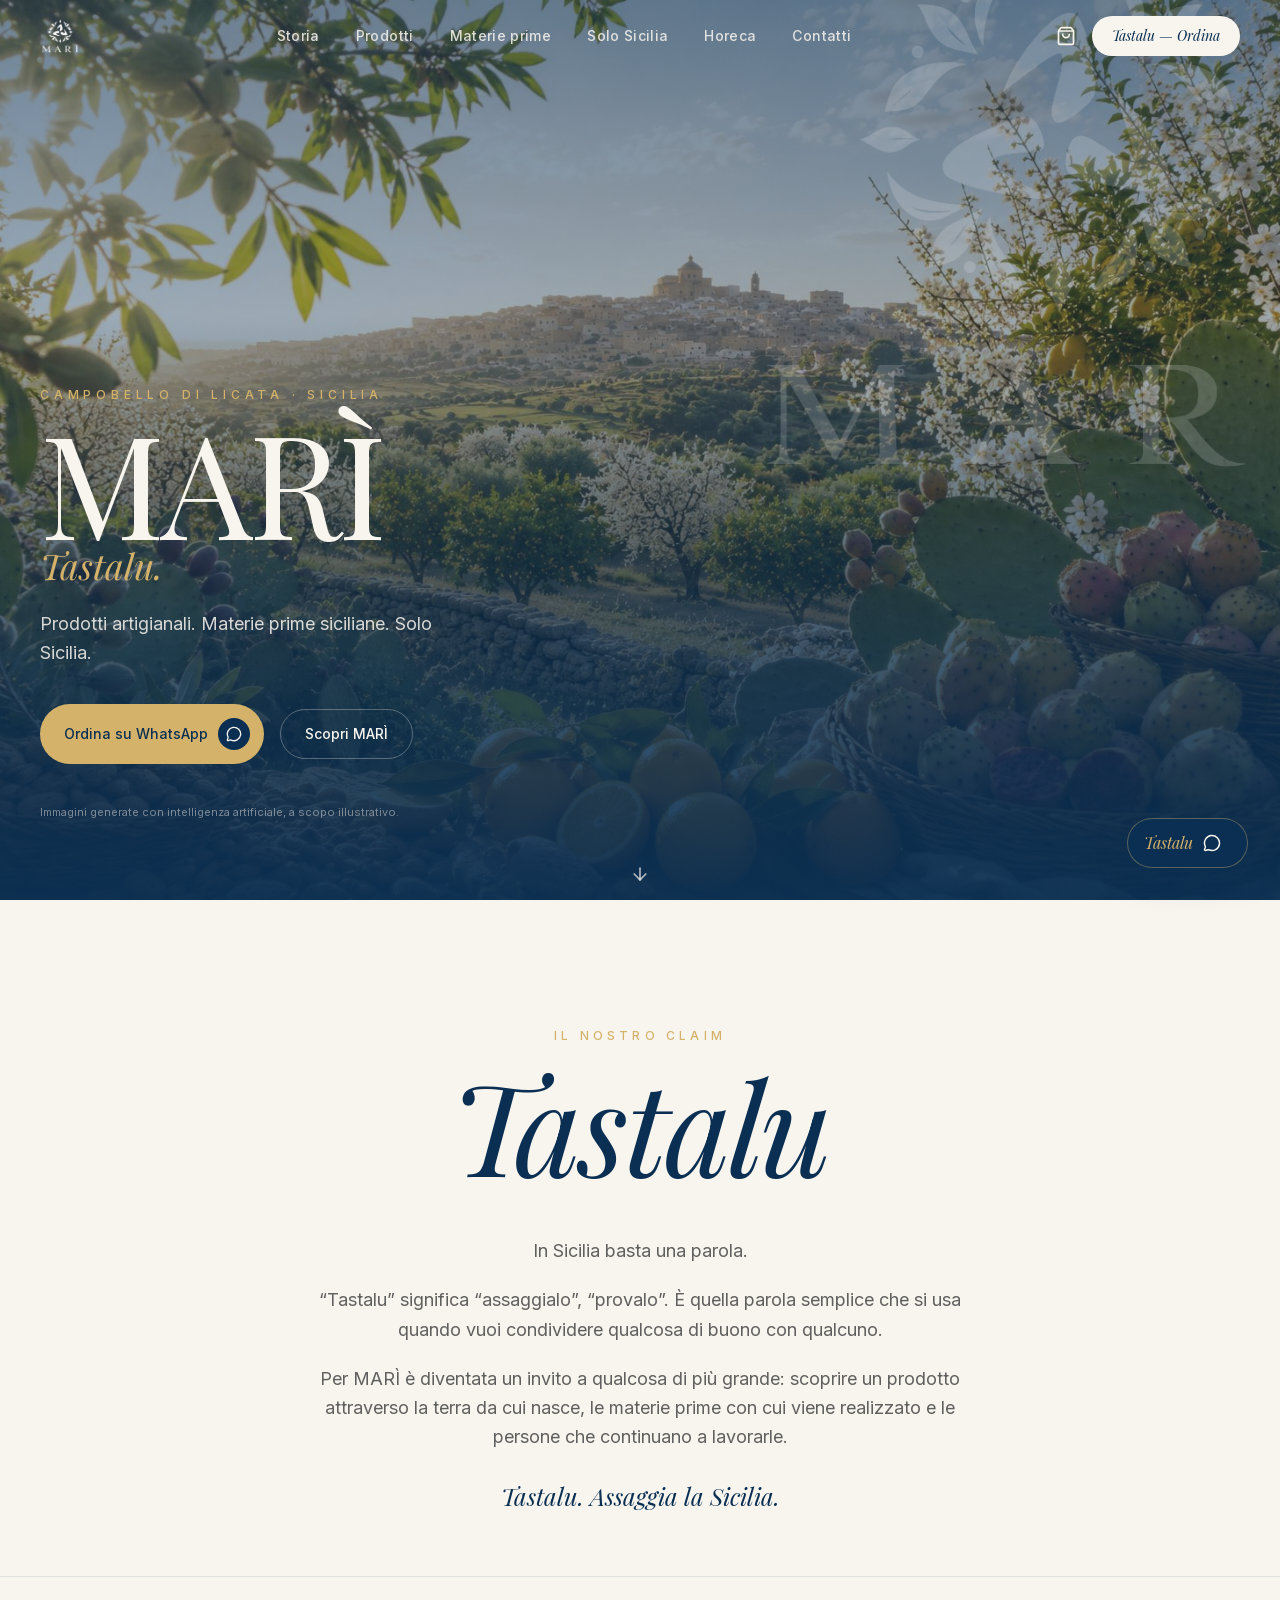
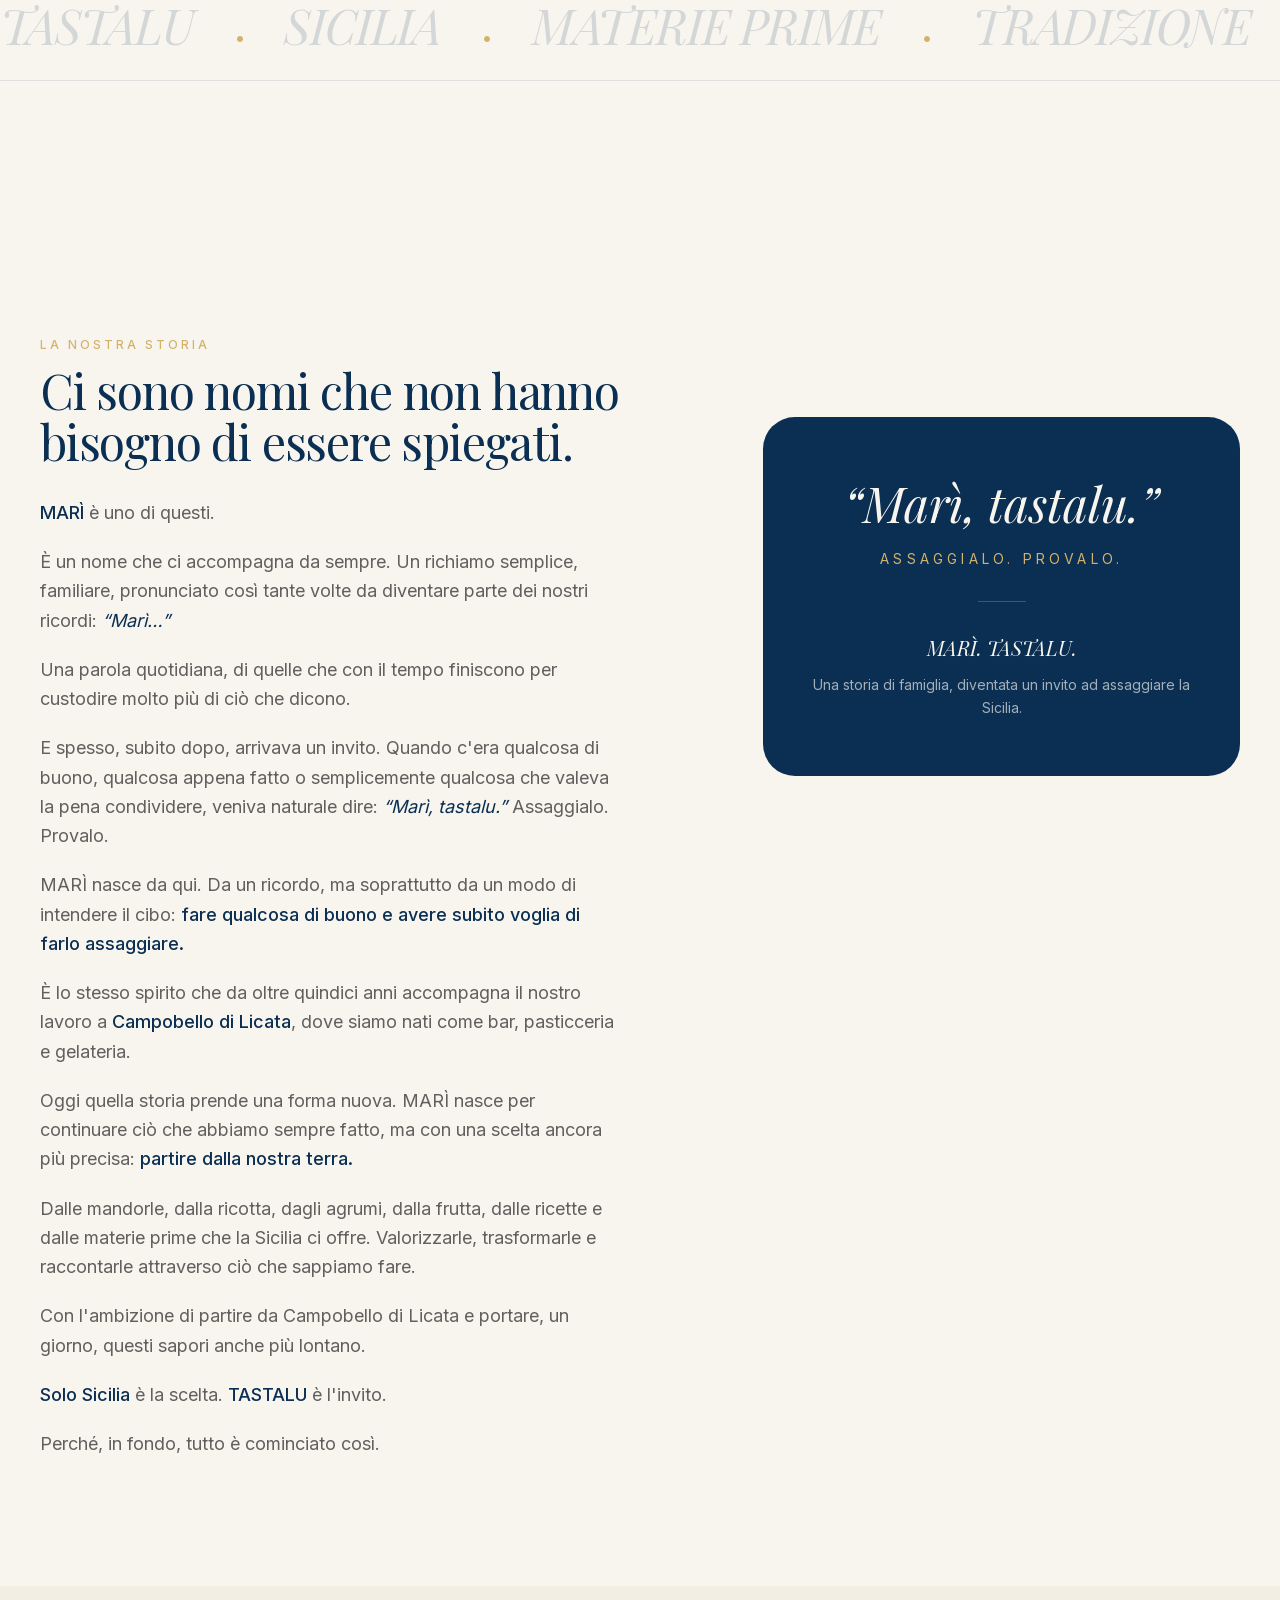
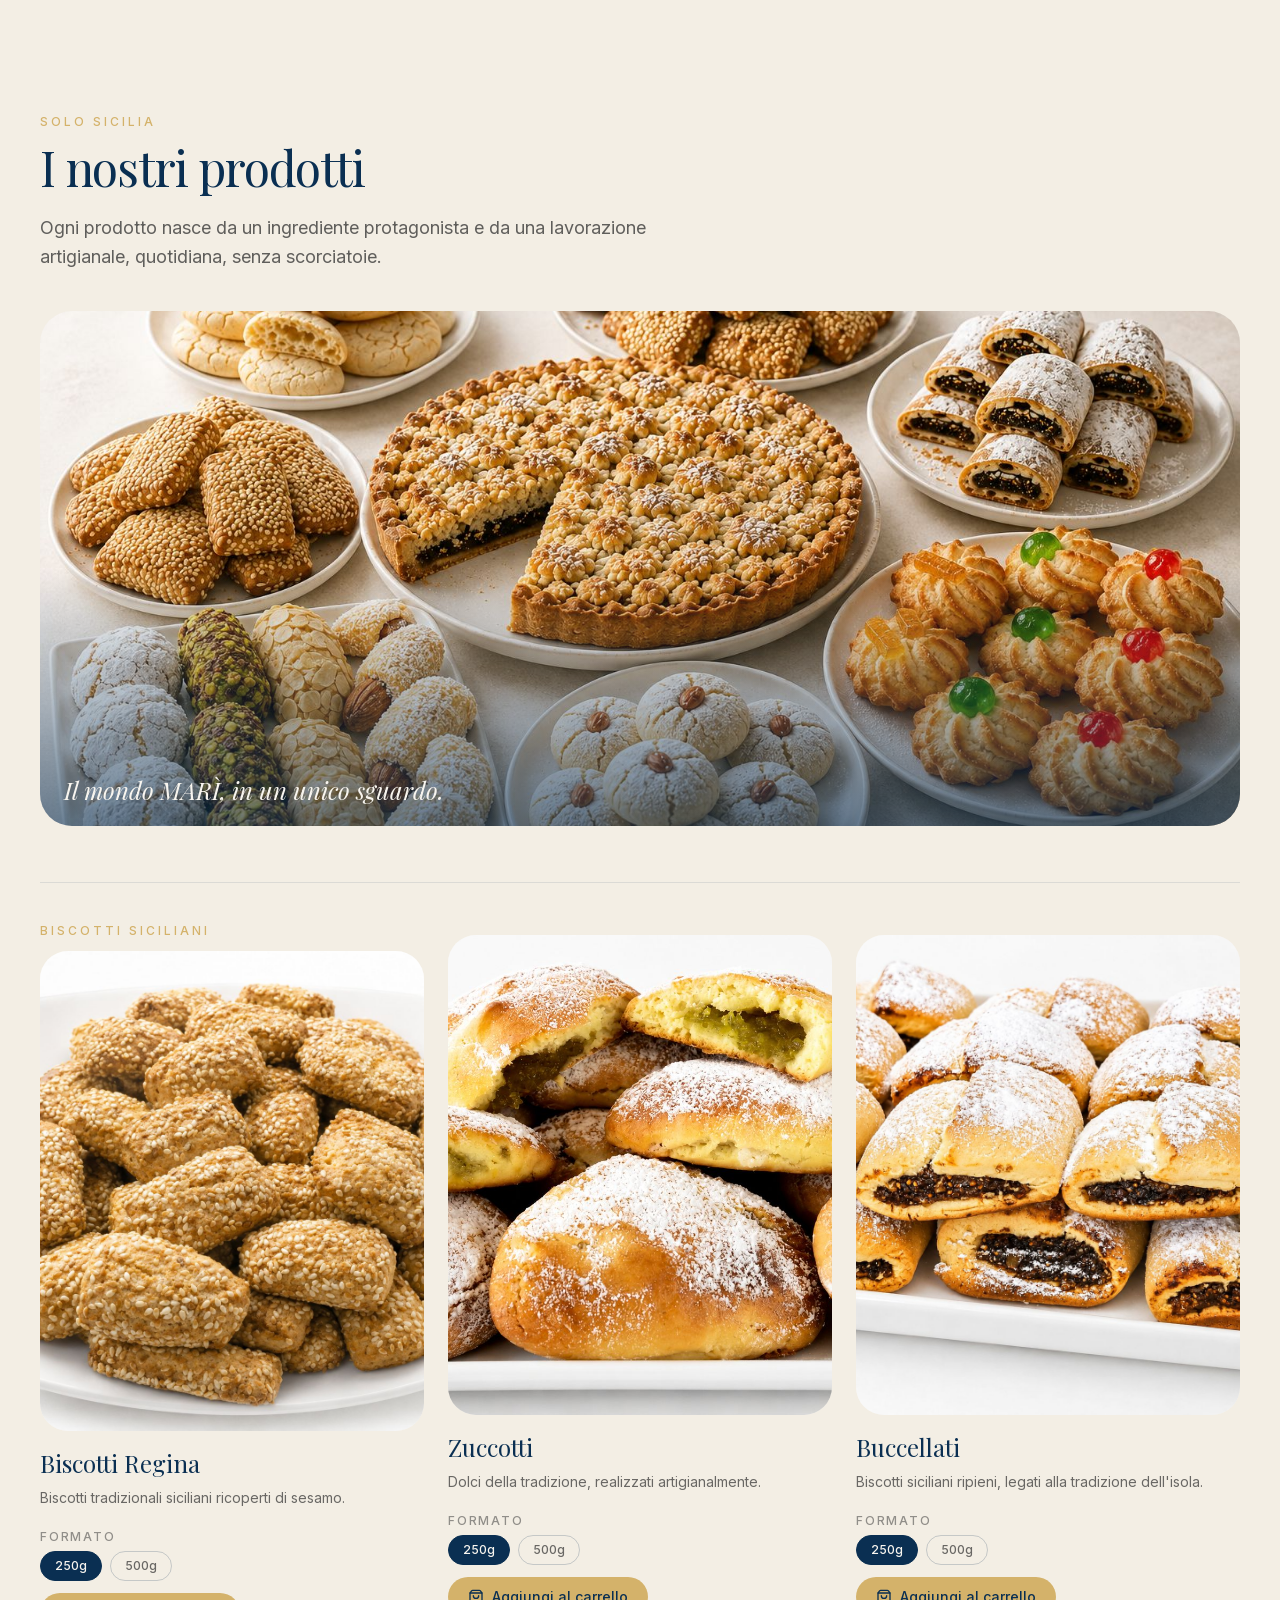
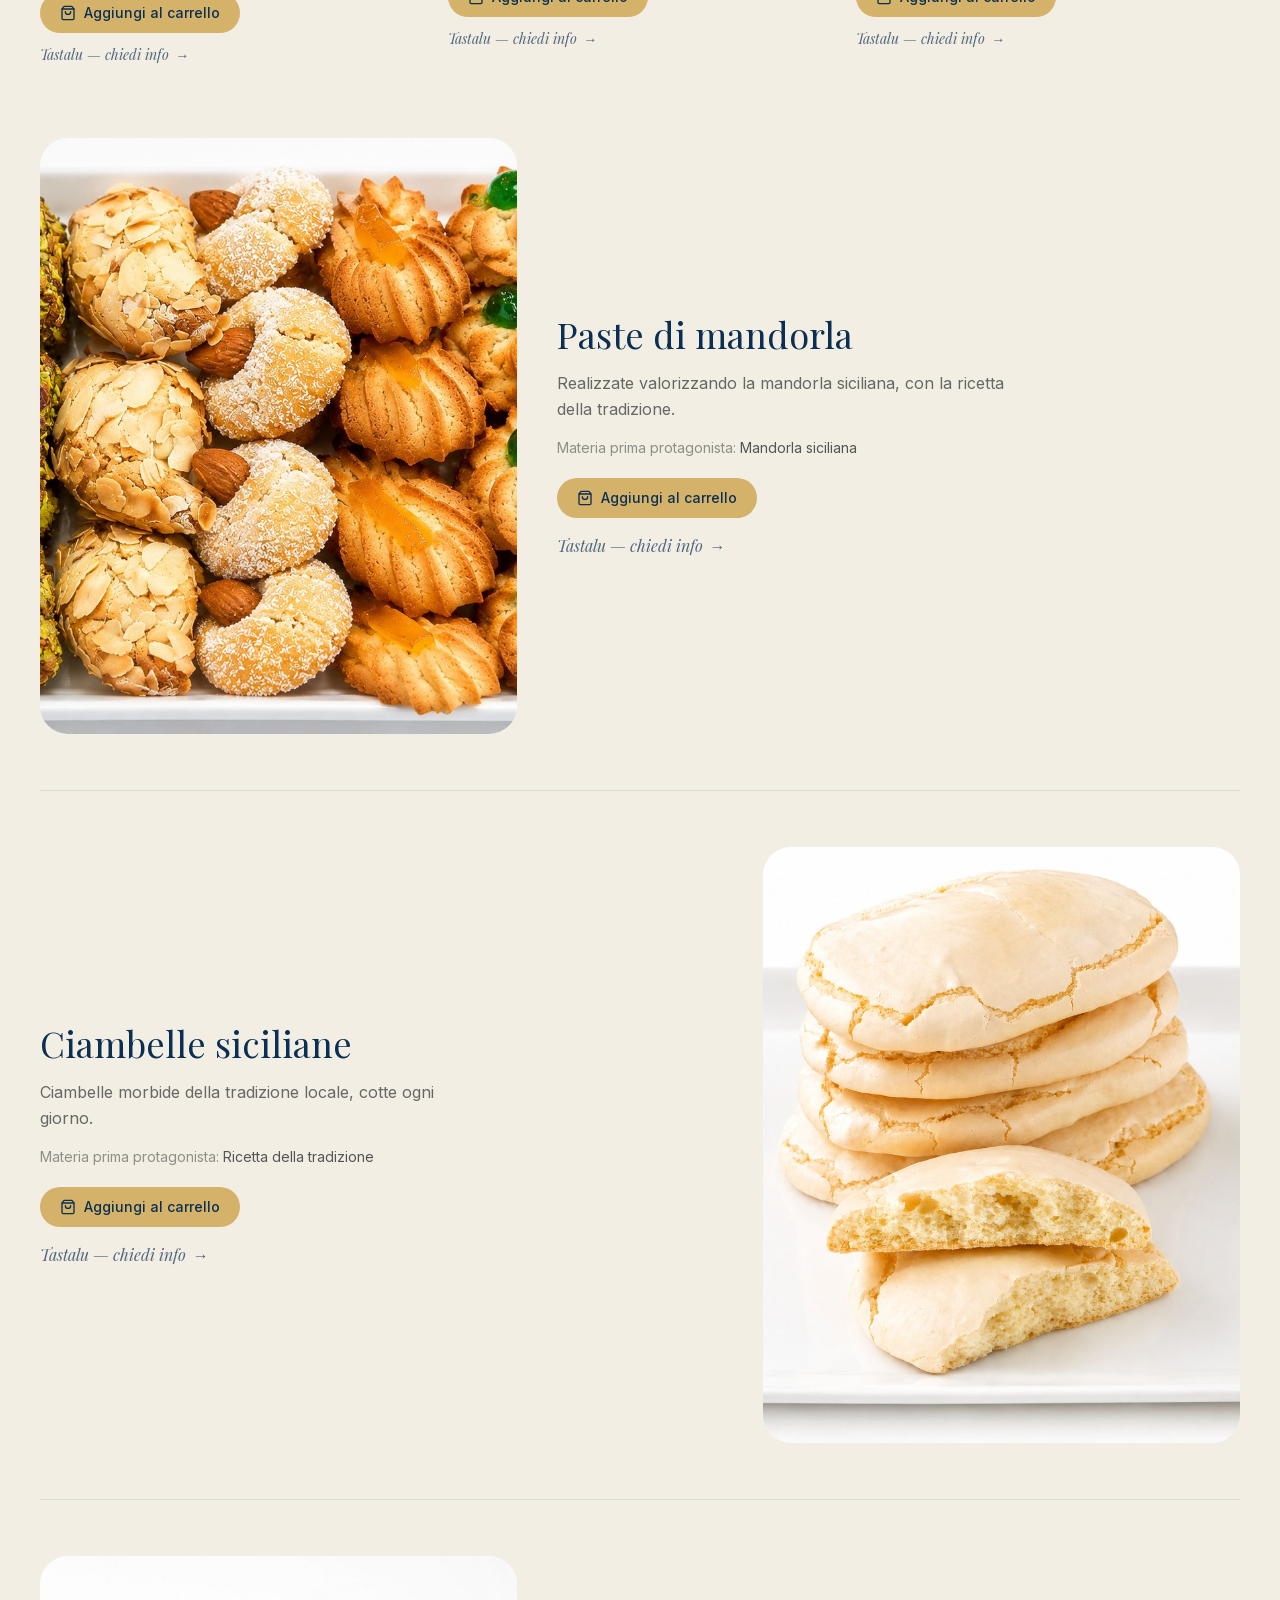
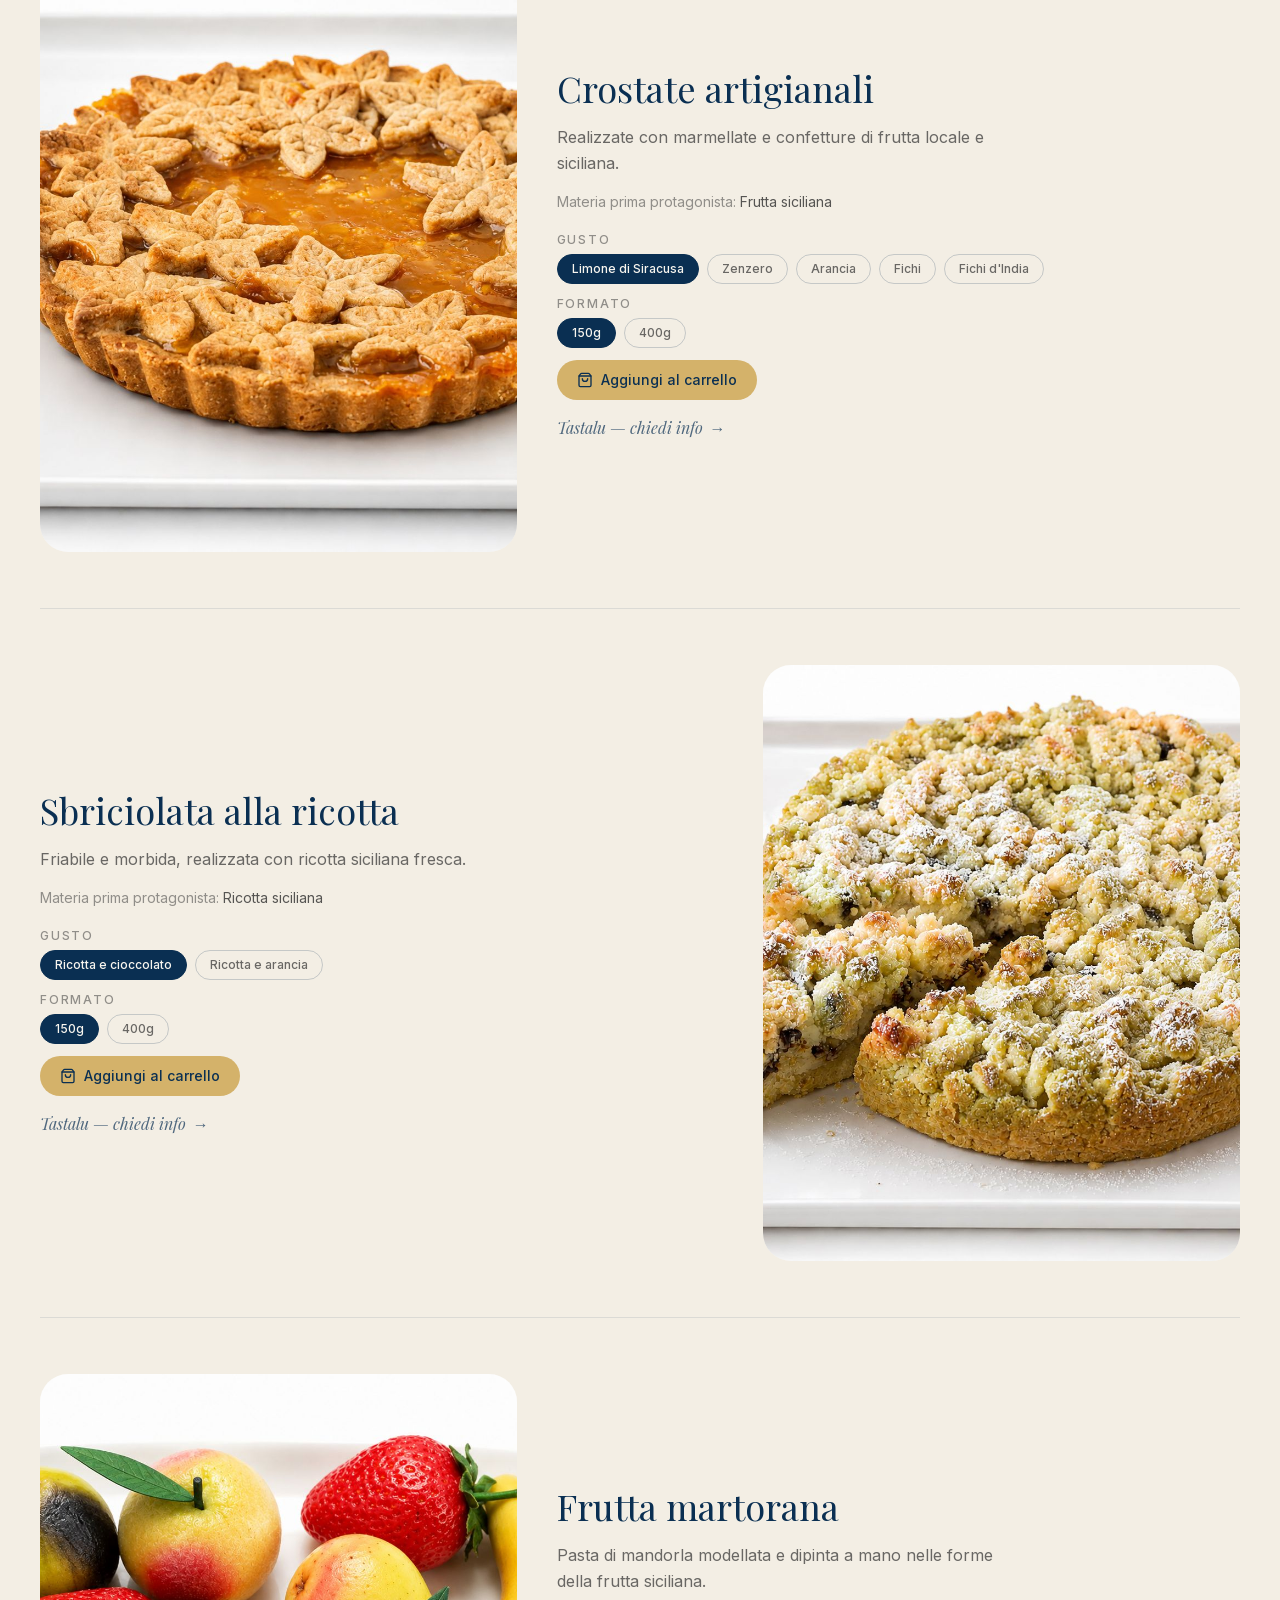
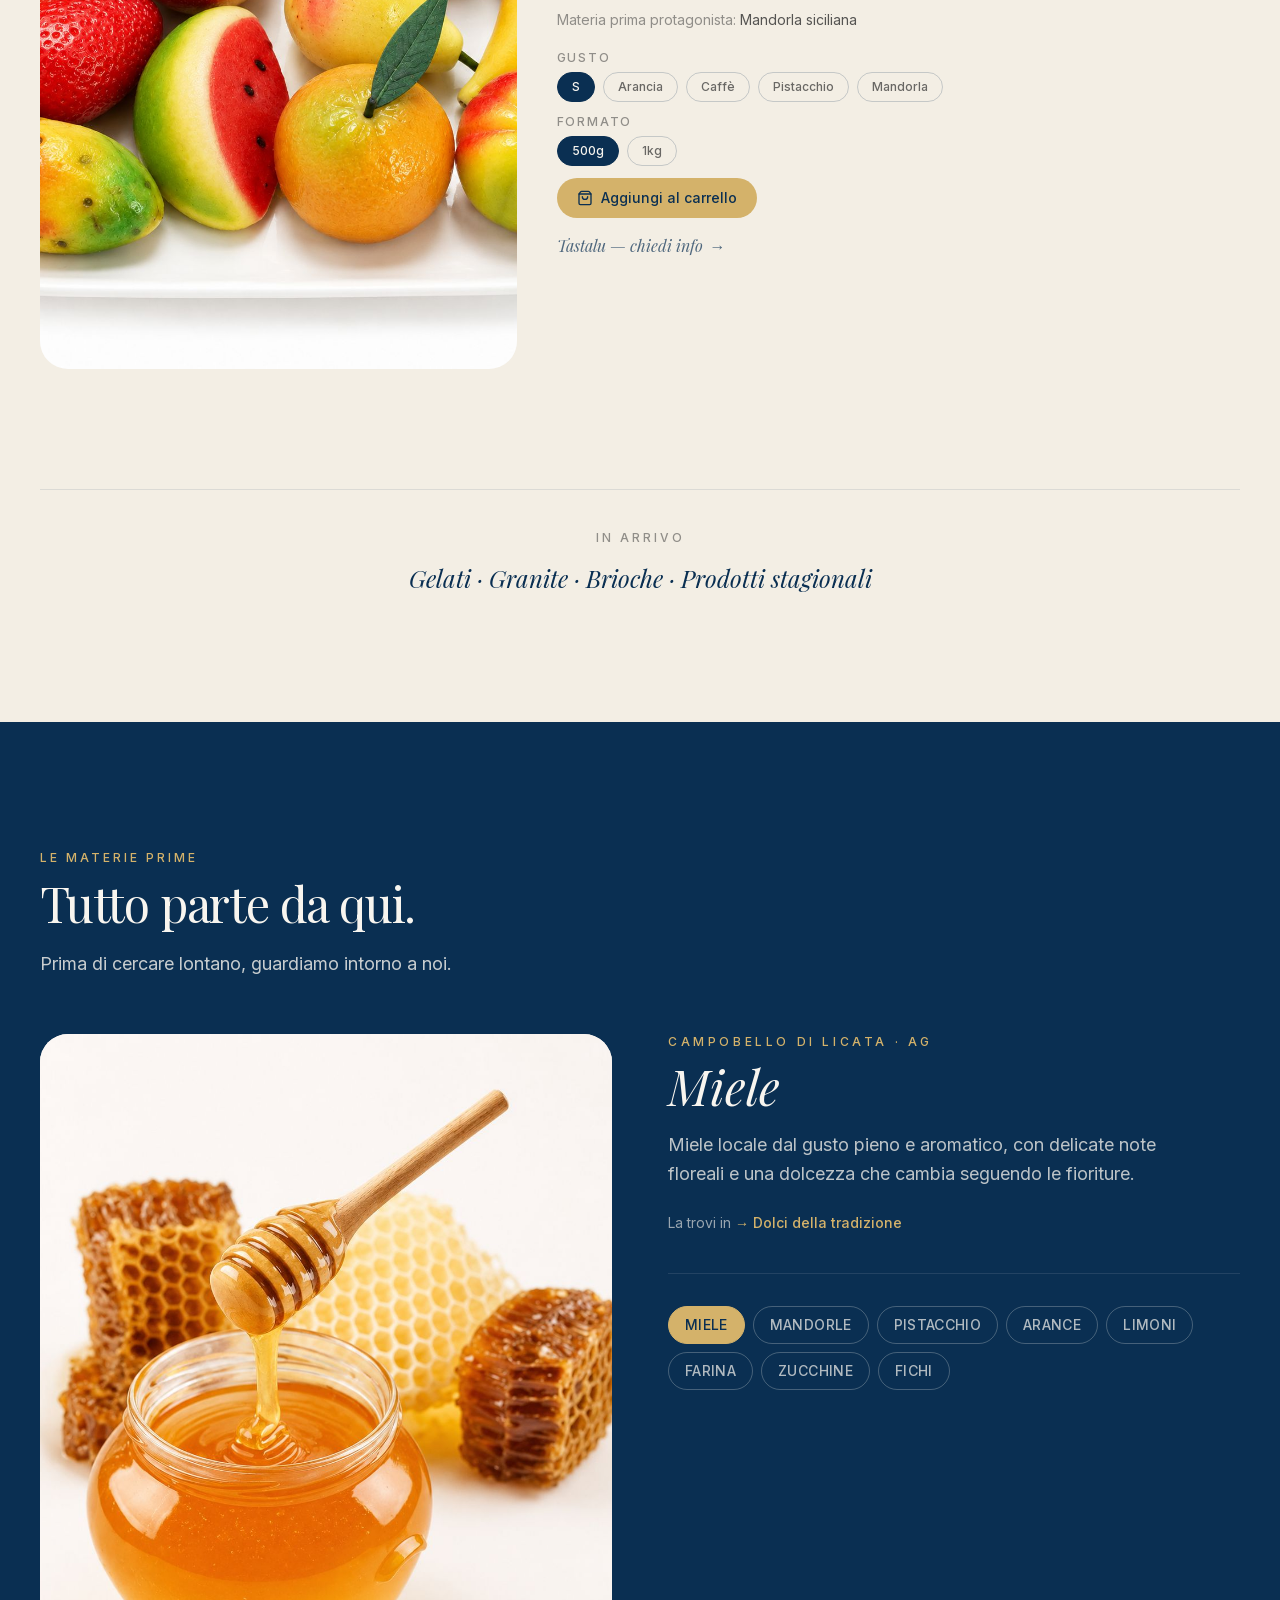
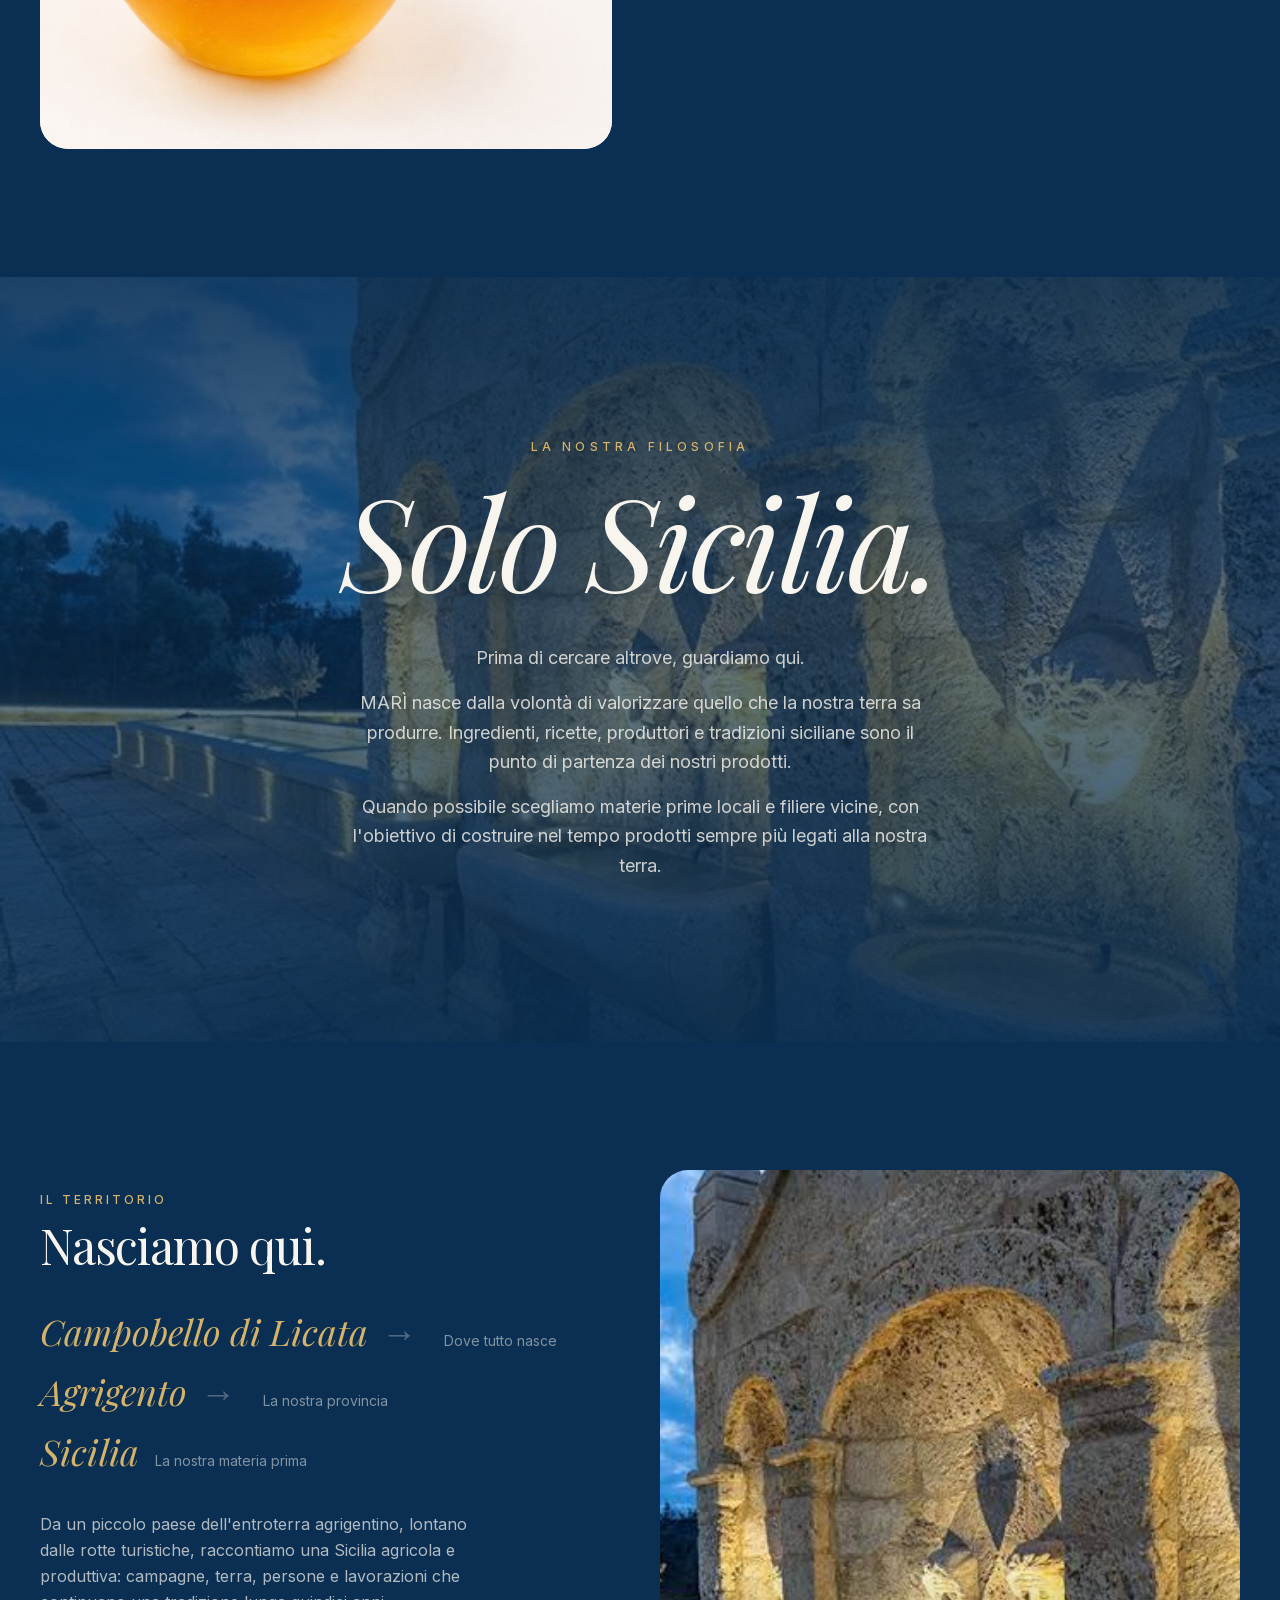
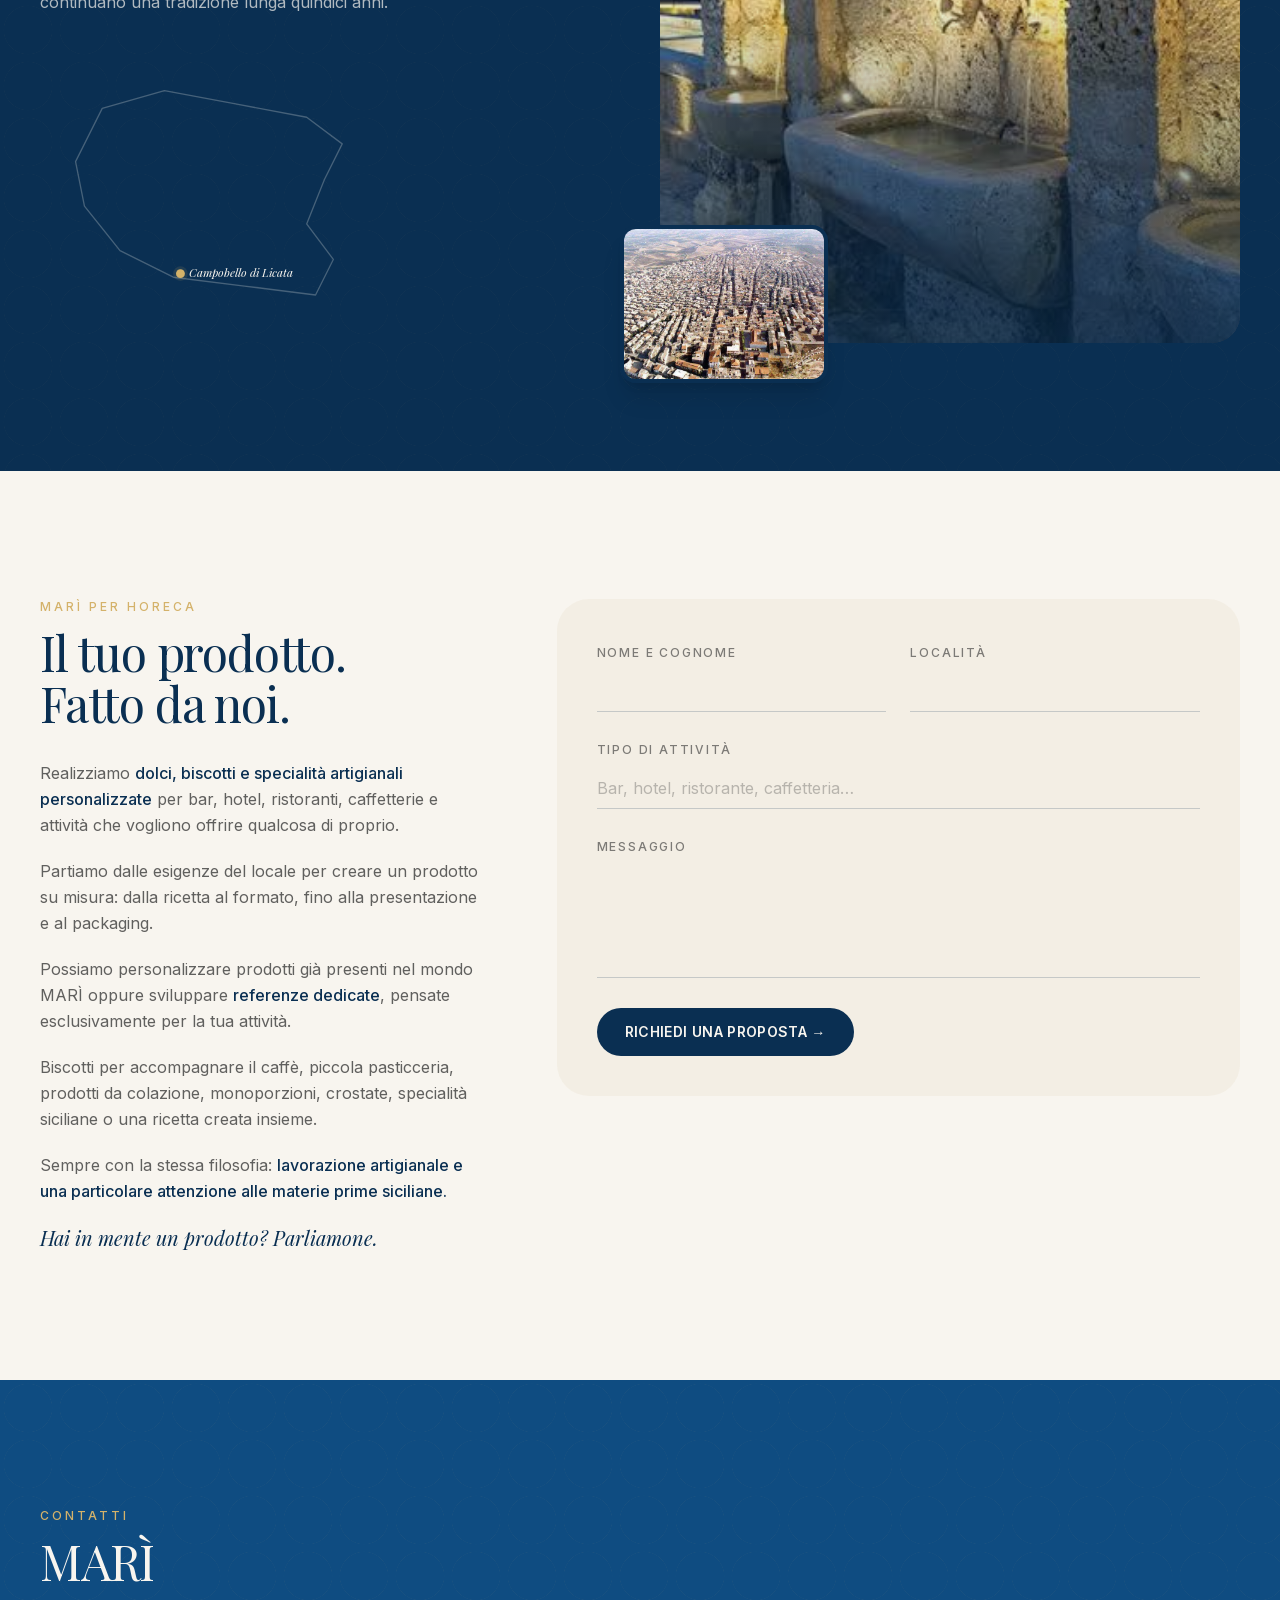
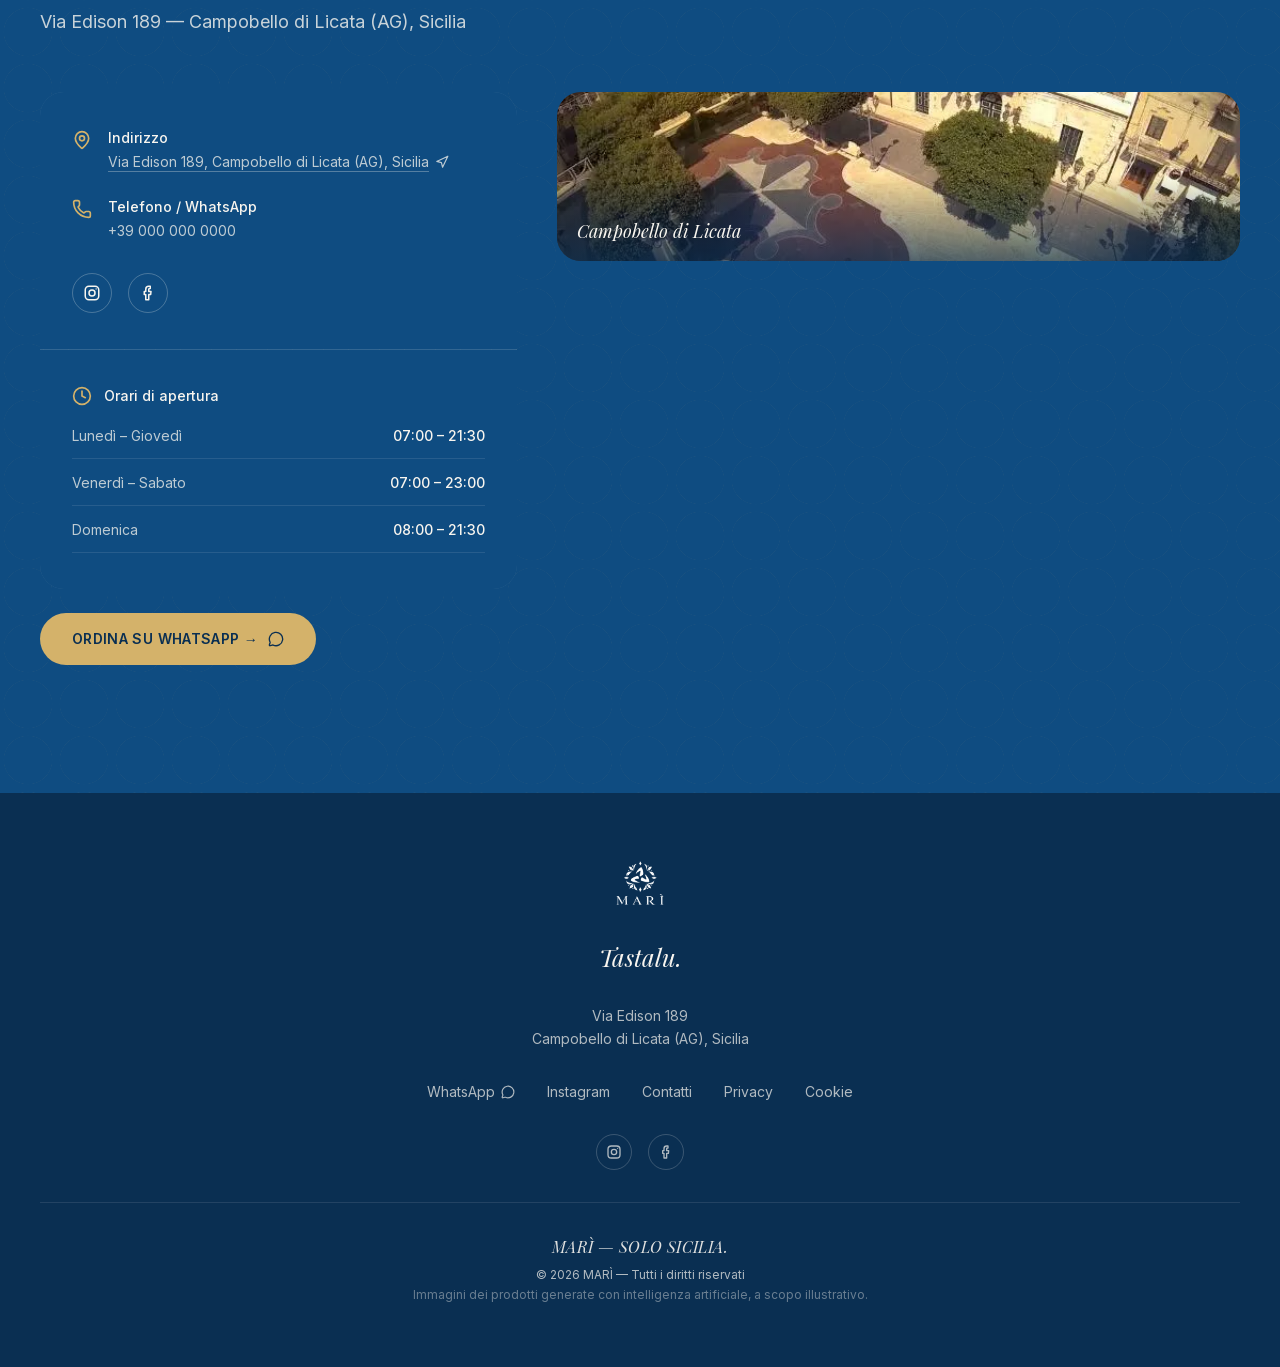
<file: index.html>
<!DOCTYPE html><html lang="it" class="playfair_display_c08fa076-module__ct3OBG__variable inter_fe8b9d92-module__LINzvG__variable h-full scroll-smooth antialiased"><head><meta charSet="utf-8"/><meta name="viewport" content="width=device-width, initial-scale=1"/><link rel="preload" href="/_next/static/media/2a65768255d6b625-s.p.3u4lli0-axodc.woff2" as="font" crossorigin="" type="font/woff2"/><link rel="preload" href="/_next/static/media/70e3db2de7f94926-s.p.39pl-v7c3qrze.woff2" as="font" crossorigin="" type="font/woff2"/><link rel="preload" href="/_next/static/media/83afe278b6a6bb3c-s.p.2bn3s6zvc0dyp.woff2" as="font" crossorigin="" type="font/woff2"/><link rel="preload" as="image" href="/logo-mari.png"/><link rel="preload" as="image" href="/images/hero-sicilia.png"/><link rel="stylesheet" href="/_next/static/chunks/1k_h1zs9hmvi-.css" data-precedence="next"/><link rel="preload" as="script" fetchPriority="low" href="/_next/static/chunks/3s6nzrbk-8mnv.js"/><script src="/_next/static/chunks/3450qyhportkm.js" async=""></script><script src="/_next/static/chunks/227kwhsrjlnp4.js" async=""></script><script src="/_next/static/chunks/1gp3fy3xhglqx.js" async=""></script><script src="/_next/static/chunks/turbopack-45026wnz98ivb.js" async=""></script><script src="/_next/static/chunks/0d4jr5-jgvkg0.js" async="" crossorigin=""></script><script src="/_next/static/chunks/41newc_xis3m_.js" async="" crossorigin=""></script><script src="/_next/static/chunks/1mciaj5q5hn54.js" async="" crossorigin=""></script><meta name="next-size-adjust" content=""/><title>MARÌ — Tastalu. Solo Sicilia.</title><meta name="description" content="MARÌ: prodotti artigianali siciliani nati a Campobello di Licata (AG). Materie prime siciliane, produttori locali, filiere vicine. Solo Sicilia. Tastalu."/><link rel="icon" href="/favicon.ico?favicon.2vob68tjqpejf.ico" sizes="256x256" type="image/x-icon"/><script src="/_next/static/chunks/0cz1d0mv5g_q7.js" noModule=""></script></head><body class="min-h-full flex flex-col bg-avorio text-testo font-sans"><div hidden=""><!--$--><!--/$--></div><header class="fixed inset-x-0 top-0 z-40 transition-all duration-500 bg-transparent"><div class="mx-auto flex max-w-7xl items-center justify-between px-6 py-4 md:px-10"><a href="#top" class="flex items-center"><div class="relative aspect-square drop-shadow-[0_1px_8px_rgba(10,47,82,0.35)]" style="height:40px"><img alt="MARÌ" decoding="async" data-nimg="fill" class="object-contain" style="position:absolute;height:100%;width:100%;left:0;top:0;right:0;bottom:0;color:transparent;filter:brightness(0) invert(1)" src="/logo-mari.png"/></div></a><nav class="hidden items-center gap-9 lg:flex"><a href="#storia" class="text-sm font-medium tracking-wide transition-colors text-avorio/85 hover:text-avorio">Storia</a><a href="#prodotti" class="text-sm font-medium tracking-wide transition-colors text-avorio/85 hover:text-avorio">Prodotti</a><a href="#materie-prime" class="text-sm font-medium tracking-wide transition-colors text-avorio/85 hover:text-avorio">Materie prime</a><a href="#solo-sicilia" class="text-sm font-medium tracking-wide transition-colors text-avorio/85 hover:text-avorio">Solo Sicilia</a><a href="#horeca" class="text-sm font-medium tracking-wide transition-colors text-avorio/85 hover:text-avorio">Horeca</a><a href="#contatti" class="text-sm font-medium tracking-wide transition-colors text-avorio/85 hover:text-avorio">Contatti</a></nav><div class="hidden items-center gap-2 lg:flex"><button type="button" aria-label="Apri carrello" class="relative flex h-9 w-9 items-center justify-center text-avorio"><svg xmlns="http://www.w3.org/2000/svg" width="24" height="24" viewBox="0 0 24 24" fill="none" stroke="currentColor" stroke-width="2" stroke-linecap="round" stroke-linejoin="round" class="lucide lucide-shopping-bag h-5 w-5" aria-hidden="true"><path d="M16 10a4 4 0 0 1-8 0"></path><path d="M3.103 6.034h17.794"></path><path d="M3.4 5.467a2 2 0 0 0-.4 1.2V20a2 2 0 0 0 2 2h14a2 2 0 0 0 2-2V6.667a2 2 0 0 0-.4-1.2l-2-2.667A2 2 0 0 0 17 2H7a2 2 0 0 0-1.6.8z"></path></svg></button><a href="https://wa.me/390000000000?text=Ciao%20MAR%C3%8C!%20Vorrei%20fare%20un%20ordine%20%E2%80%94%20Tastalu%20%F0%9F%8D%8B" target="_blank" rel="noopener noreferrer" class="rounded-full px-5 py-2.5 font-display text-sm italic transition-colors bg-avorio text-notte hover:bg-oro">Tastalu — Ordina</a></div><div class="flex items-center gap-1 lg:hidden"><button type="button" aria-label="Apri carrello" class="relative flex h-9 w-9 items-center justify-center text-avorio"><svg xmlns="http://www.w3.org/2000/svg" width="24" height="24" viewBox="0 0 24 24" fill="none" stroke="currentColor" stroke-width="2" stroke-linecap="round" stroke-linejoin="round" class="lucide lucide-shopping-bag h-5 w-5" aria-hidden="true"><path d="M16 10a4 4 0 0 1-8 0"></path><path d="M3.103 6.034h17.794"></path><path d="M3.4 5.467a2 2 0 0 0-.4 1.2V20a2 2 0 0 0 2 2h14a2 2 0 0 0 2-2V6.667a2 2 0 0 0-.4-1.2l-2-2.667A2 2 0 0 0 17 2H7a2 2 0 0 0-1.6.8z"></path></svg></button><button type="button" aria-label="Apri menu" class="text-avorio"><svg xmlns="http://www.w3.org/2000/svg" width="24" height="24" viewBox="0 0 24 24" fill="none" stroke="currentColor" stroke-width="2" stroke-linecap="round" stroke-linejoin="round" class="lucide lucide-menu h-6 w-6" aria-hidden="true"><path d="M4 5h16"></path><path d="M4 12h16"></path><path d="M4 19h16"></path></svg></button></div></div></header><main><section id="top" class="relative flex min-h-[100svh] w-full items-end overflow-hidden bg-notte text-avorio"><img alt="Campagne siciliane, agrumeti e mandorleti al tramonto" decoding="async" data-nimg="fill" class="object-cover" style="position:absolute;height:100%;width:100%;left:0;top:0;right:0;bottom:0;color:transparent" src="/images/hero-sicilia.png"/><div class="absolute inset-0 bg-[linear-gradient(180deg,rgba(10,47,82,0.6)_0%,rgba(10,47,82,0.4)_35%,rgba(10,47,82,0.8)_75%,rgba(10,47,82,0.96)_100%)]"></div><div class="grain absolute inset-0 opacity-[0.5]"></div><div class="pointer-events-none absolute -right-[15%] -top-[10%] h-[80%] w-[80%] opacity-[0.16] sm:h-[65%] sm:w-[65%]"><img alt="" loading="lazy" decoding="async" data-nimg="fill" class="object-contain" style="position:absolute;height:100%;width:100%;left:0;top:0;right:0;bottom:0;color:transparent;filter:brightness(0) invert(1)" src="/logo-mari.png"/></div><div class="relative z-10 mx-auto w-full max-w-7xl px-6 pb-16 pt-40 md:px-10 md:pb-20"><p class="mb-4 text-xs font-medium uppercase tracking-[0.4em] text-oro" style="opacity:0;transform:translateY(14px)">Campobello di Licata · Sicilia</p><h1 class="font-display text-[15vw] leading-[0.85] tracking-tight whitespace-nowrap sm:text-[13vw] md:text-[11vw] lg:text-[9rem]"><span class="inline-block" style="opacity:0;transform:translateY(40px)">M</span><span class="inline-block" style="opacity:0;transform:translateY(40px)">A</span><span class="inline-block" style="opacity:0;transform:translateY(40px)">R</span><span class="inline-block" style="opacity:0;transform:translateY(40px)">Ì</span></h1><p class="mt-1 font-display text-3xl italic text-oro sm:text-4xl" style="opacity:0;transform:translateY(20px)">Tastalu.</p><p class="mt-6 max-w-md text-base leading-relaxed text-avorio/85 sm:text-lg" style="opacity:0;transform:translateY(16px)">Prodotti artigianali. Materie prime siciliane. Solo Sicilia.</p><div class="mt-9 flex flex-wrap items-center gap-4" style="opacity:0;transform:translateY(16px)"><a href="https://wa.me/390000000000?text=Ciao%20MAR%C3%8C!%20Vorrei%20fare%20un%20ordine%20%E2%80%94%20Tastalu%20%F0%9F%8D%8B" target="_blank" rel="noopener noreferrer" class="group inline-flex items-center gap-2.5 rounded-full bg-oro py-3.5 pl-6 pr-3.5 text-sm font-medium text-notte transition-all hover:gap-4">Ordina su WhatsApp<span class="flex h-8 w-8 items-center justify-center rounded-full bg-notte text-avorio transition-transform group-hover:scale-110"><svg xmlns="http://www.w3.org/2000/svg" width="24" height="24" viewBox="0 0 24 24" fill="none" stroke="currentColor" stroke-width="2" stroke-linecap="round" stroke-linejoin="round" class="lucide lucide-message-circle h-4 w-4" aria-hidden="true"><path d="M2.992 16.342a2 2 0 0 1 .094 1.167l-1.065 3.29a1 1 0 0 0 1.236 1.168l3.413-.998a2 2 0 0 1 1.099.092 10 10 0 1 0-4.777-4.719"></path></svg></span></a><a href="#storia" class="inline-flex items-center gap-2 rounded-full border border-avorio/30 px-6 py-3.5 text-sm font-medium text-avorio transition-colors hover:border-avorio/70">Scopri MARÌ</a></div><p class="mt-10 max-w-[calc(100%-6rem)] text-[11px] text-avorio/45 sm:max-w-none" style="opacity:0">Immagini generate con intelligenza artificiale, a scopo illustrativo.</p></div><a href="#tastalu" aria-label="Scorri per scoprire di più" class="absolute bottom-6 left-1/2 z-10 -translate-x-1/2 text-avorio/70" style="opacity:0"><div><svg xmlns="http://www.w3.org/2000/svg" width="24" height="24" viewBox="0 0 24 24" fill="none" stroke="currentColor" stroke-width="2" stroke-linecap="round" stroke-linejoin="round" class="lucide lucide-arrow-down h-5 w-5" aria-hidden="true"><path d="M12 5v14"></path><path d="m19 12-7 7-7-7"></path></svg></div></a></section><section id="tastalu" class="overflow-hidden bg-avorio py-24 md:py-32"><div class="mx-auto w-full max-w-7xl px-6 md:px-10"><div class="mx-auto max-w-3xl text-center" style="opacity:0;transform:translateY(24px)"><p class="mb-4 text-xs font-medium uppercase tracking-[0.35em] text-oro">Il nostro claim</p><h2 class="font-display text-6xl italic leading-none tracking-tight text-notte sm:text-8xl md:text-9xl">Tastalu</h2></div><div class="mx-auto mt-12 max-w-2xl space-y-5 text-center text-base leading-relaxed text-testo/75 sm:text-lg" style="opacity:0;transform:translateY(24px)"><p>In Sicilia basta una parola.</p><p>“Tastalu” significa “assaggialo”, “provalo”. È quella parola semplice che si usa quando vuoi condividere qualcosa di buono con qualcuno.</p><p>Per MARÌ è diventata un invito a qualcosa di più grande: scoprire un prodotto attraverso la terra da cui nasce, le materie prime con cui viene realizzato e le persone che continuano a lavorarle.</p><p class="pt-2 font-display text-xl italic text-notte sm:text-2xl">Tastalu. Assaggia la Sicilia.</p></div></div><div class="mt-16 border-y border-notte/10 py-6" style="opacity:0;transform:translateY(24px)"><div class="overflow-hidden whitespace-nowrap"><div class="animate-marquee inline-flex w-max items-center"><span class="font-display italic tracking-tight text-notte/15 text-3xl sm:text-5xl">TASTALU<span class="mx-6 align-middle text-oro not-italic sm:mx-10">·</span></span><span class="font-display italic tracking-tight text-notte/15 text-3xl sm:text-5xl">SICILIA<span class="mx-6 align-middle text-oro not-italic sm:mx-10">·</span></span><span class="font-display italic tracking-tight text-notte/15 text-3xl sm:text-5xl">MATERIE PRIME<span class="mx-6 align-middle text-oro not-italic sm:mx-10">·</span></span><span class="font-display italic tracking-tight text-notte/15 text-3xl sm:text-5xl">TRADIZIONE<span class="mx-6 align-middle text-oro not-italic sm:mx-10">·</span></span><span class="font-display italic tracking-tight text-notte/15 text-3xl sm:text-5xl">TASTALU<span class="mx-6 align-middle text-oro not-italic sm:mx-10">·</span></span><span class="font-display italic tracking-tight text-notte/15 text-3xl sm:text-5xl">SICILIA<span class="mx-6 align-middle text-oro not-italic sm:mx-10">·</span></span><span class="font-display italic tracking-tight text-notte/15 text-3xl sm:text-5xl">MATERIE PRIME<span class="mx-6 align-middle text-oro not-italic sm:mx-10">·</span></span><span class="font-display italic tracking-tight text-notte/15 text-3xl sm:text-5xl">TRADIZIONE<span class="mx-6 align-middle text-oro not-italic sm:mx-10">·</span></span></div></div></div></section><section id="storia" class="relative overflow-hidden bg-avorio py-24 md:py-32"><div class="mx-auto w-full max-w-7xl px-6 md:px-10 grid grid-cols-1 items-start gap-14 lg:grid-cols-12 lg:gap-10"><div class="lg:col-span-7"><div class="max-w-2xl mb-8" style="opacity:0;transform:translateY(24px)"><p class="mb-3 text-xs font-medium uppercase tracking-[0.25em] text-oro">La nostra storia</p><h2 class="font-display text-4xl leading-[1.05] tracking-tight text-balance sm:text-5xl text-notte">Ci sono nomi che non hanno bisogno di essere spiegati.</h2></div><div class="max-w-xl space-y-5 text-base leading-relaxed text-testo/75 sm:text-lg" style="opacity:0;transform:translateY(24px)"><p><strong class="font-medium text-notte">MARÌ</strong> è uno di questi.</p><p>È un nome che ci accompagna da sempre. Un richiamo semplice, familiare, pronunciato così tante volte da diventare parte dei nostri ricordi: <em class="text-notte">“Marì…”</em></p><p>Una parola quotidiana, di quelle che con il tempo finiscono per custodire molto più di ciò che dicono.</p><p>E spesso, subito dopo, arrivava un invito. Quando c&#x27;era qualcosa di buono, qualcosa appena fatto o semplicemente qualcosa che valeva la pena condividere, veniva naturale dire:<!-- --> <em class="text-notte">“Marì, tastalu.”</em> Assaggialo. Provalo.</p><p>MARÌ nasce da qui. Da un ricordo, ma soprattutto da un modo di intendere il cibo:<!-- --> <strong class="font-medium text-notte">fare qualcosa di buono e avere subito voglia di farlo assaggiare.</strong></p><p>È lo stesso spirito che da oltre quindici anni accompagna il nostro lavoro a<!-- --> <strong class="font-medium text-notte">Campobello di Licata</strong>, dove siamo nati come bar, pasticceria e gelateria.</p><p>Oggi quella storia prende una forma nuova. MARÌ nasce per continuare ciò che abbiamo sempre fatto, ma con una scelta ancora più precisa:<!-- --> <strong class="font-medium text-notte">partire dalla nostra terra.</strong></p><p>Dalle mandorle, dalla ricotta, dagli agrumi, dalla frutta, dalle ricette e dalle materie prime che la Sicilia ci offre. Valorizzarle, trasformarle e raccontarle attraverso ciò che sappiamo fare.</p><p>Con l&#x27;ambizione di partire da Campobello di Licata e portare, un giorno, questi sapori anche più lontano.</p><p><strong class="font-medium text-notte">Solo Sicilia</strong> è la scelta.<!-- --> <strong class="font-medium text-notte">TASTALU</strong> è l&#x27;invito.</p><p>Perché, in fondo, tutto è cominciato così.</p></div></div><div class="lg:col-span-5 lg:pt-20"><div style="opacity:0;transform:translateY(24px)"><div class="rounded-[2rem] bg-notte px-8 py-14 text-center text-avorio sm:px-10"><p class="font-display text-4xl italic leading-tight sm:text-5xl">“Marì, tastalu.”</p><p class="mt-4 text-sm uppercase tracking-[0.3em] text-oro">Assaggialo. Provalo.</p><div class="mx-auto mt-8 h-px w-12 bg-avorio/20"></div><p class="mt-8 font-display text-xl italic">MARÌ. TASTALU.</p><p class="mt-3 text-sm leading-relaxed text-avorio/65">Una storia di famiglia, diventata un invito ad assaggiare la Sicilia.</p></div></div></div></div></section><section id="prodotti" class="bg-sabbia/30 py-24 md:py-32"><div class="mx-auto w-full max-w-7xl px-6 md:px-10"><div class="max-w-2xl mb-10" style="opacity:0;transform:translateY(24px)"><p class="mb-3 text-xs font-medium uppercase tracking-[0.25em] text-oro">Solo Sicilia</p><h2 class="font-display text-4xl leading-[1.05] tracking-tight text-balance sm:text-5xl text-notte">I nostri prodotti</h2><p class="mt-5 text-base leading-relaxed sm:text-lg text-testo/75">Ogni prodotto nasce da un ingrediente protagonista e da una lavorazione artigianale, quotidiana, senza scorciatoie.</p></div><div class="relative mb-14 aspect-[16/9] w-full overflow-hidden rounded-[2rem] sm:aspect-[21/9]" style="opacity:0;transform:translateY(24px)"><img alt="Selezione di prodotti artigianali MARÌ" loading="lazy" decoding="async" data-nimg="fill" class="object-cover" style="position:absolute;height:100%;width:100%;left:0;top:0;right:0;bottom:0;color:transparent" src="/images/hero-pasticceria.png"/><div class="absolute inset-0 bg-gradient-to-t from-notte/60 via-transparent to-transparent"></div><p class="absolute bottom-5 left-6 right-6 font-display text-xl italic text-avorio sm:text-2xl">Il mondo MARÌ, in un unico sguardo.</p></div><div class="grid grid-cols-1 gap-6 border-t border-notte/10 pt-10 sm:grid-cols-3"><div style="opacity:0;transform:translateY(24px)"><p class="mb-3 text-xs font-medium uppercase tracking-[0.25em] text-oro">Biscotti siciliani</p><div class="group relative aspect-[4/5] w-full overflow-hidden rounded-[1.75rem] bg-avorio"><img alt="Biscotti Regina" loading="lazy" decoding="async" data-nimg="fill" class="object-cover transition-transform duration-700 ease-out group-hover:scale-105" style="position:absolute;height:100%;width:100%;left:0;top:0;right:0;bottom:0;color:transparent" src="/images/prodotto-regina.png"/><div class="absolute bottom-5 right-5 translate-y-2 rounded-full bg-avorio/95 px-4 py-2 text-xs font-medium text-notte opacity-0 shadow-md transition-all duration-300 group-hover:translate-y-0 group-hover:opacity-100">Sesamo e grano siciliano</div></div><h3 class="mt-4 font-display text-2xl text-notte">Biscotti Regina</h3><p class="mt-2 text-sm leading-relaxed text-testo/70">Biscotti tradizionali siciliani ricoperti di sesamo.</p><div class="mt-5 space-y-3"><div><p class="mb-1.5 text-xs font-medium uppercase tracking-[0.15em] text-testo/50">Formato</p><div class="flex flex-wrap gap-2"><button type="button" class="rounded-full border px-3.5 py-1.5 text-xs font-medium transition-colors border-notte bg-notte text-avorio">250g</button><button type="button" class="rounded-full border px-3.5 py-1.5 text-xs font-medium transition-colors border-notte/20 text-testo/70 hover:border-notte/50">500g</button></div></div><button type="button" class="inline-flex items-center gap-2 rounded-full px-5 py-2.5 text-sm font-medium transition-colors bg-oro text-notte hover:bg-notte hover:text-avorio"><svg xmlns="http://www.w3.org/2000/svg" width="24" height="24" viewBox="0 0 24 24" fill="none" stroke="currentColor" stroke-width="2" stroke-linecap="round" stroke-linejoin="round" class="lucide lucide-shopping-bag h-4 w-4" aria-hidden="true"><path d="M16 10a4 4 0 0 1-8 0"></path><path d="M3.103 6.034h17.794"></path><path d="M3.4 5.467a2 2 0 0 0-.4 1.2V20a2 2 0 0 0 2 2h14a2 2 0 0 0 2-2V6.667a2 2 0 0 0-.4-1.2l-2-2.667A2 2 0 0 0 17 2H7a2 2 0 0 0-1.6.8z"></path></svg>Aggiungi al carrello</button></div><a href="https://wa.me/390000000000?text=Ciao%20MAR%C3%8C!%20Vorrei%20sapere%20di%20pi%C3%B9%20su%3A%20Biscotti%20Regina" target="_blank" rel="noopener noreferrer" class="group/link mt-3 inline-flex items-center gap-1.5 font-display text-sm italic text-notte/70 transition-colors hover:text-mari">Tastalu — chiedi info<span class="transition-transform group-hover/link:translate-x-1">→</span></a></div><div style="opacity:0;transform:translateY(24px)"><p class="mb-3 text-xs font-medium uppercase tracking-[0.25em] text-oro"> </p><div class="group relative aspect-[4/5] w-full overflow-hidden rounded-[1.75rem] bg-avorio"><img alt="Zuccotti" loading="lazy" decoding="async" data-nimg="fill" class="object-cover transition-transform duration-700 ease-out group-hover:scale-105" style="position:absolute;height:100%;width:100%;left:0;top:0;right:0;bottom:0;color:transparent" src="/images/prodotto-zuccotti.png"/><div class="absolute bottom-5 right-5 translate-y-2 rounded-full bg-avorio/95 px-4 py-2 text-xs font-medium text-notte opacity-0 shadow-md transition-all duration-300 group-hover:translate-y-0 group-hover:opacity-100">Ricetta antica siciliana</div></div><h3 class="mt-4 font-display text-2xl text-notte">Zuccotti</h3><p class="mt-2 text-sm leading-relaxed text-testo/70">Dolci della tradizione, realizzati artigianalmente.</p><div class="mt-5 space-y-3"><div><p class="mb-1.5 text-xs font-medium uppercase tracking-[0.15em] text-testo/50">Formato</p><div class="flex flex-wrap gap-2"><button type="button" class="rounded-full border px-3.5 py-1.5 text-xs font-medium transition-colors border-notte bg-notte text-avorio">250g</button><button type="button" class="rounded-full border px-3.5 py-1.5 text-xs font-medium transition-colors border-notte/20 text-testo/70 hover:border-notte/50">500g</button></div></div><button type="button" class="inline-flex items-center gap-2 rounded-full px-5 py-2.5 text-sm font-medium transition-colors bg-oro text-notte hover:bg-notte hover:text-avorio"><svg xmlns="http://www.w3.org/2000/svg" width="24" height="24" viewBox="0 0 24 24" fill="none" stroke="currentColor" stroke-width="2" stroke-linecap="round" stroke-linejoin="round" class="lucide lucide-shopping-bag h-4 w-4" aria-hidden="true"><path d="M16 10a4 4 0 0 1-8 0"></path><path d="M3.103 6.034h17.794"></path><path d="M3.4 5.467a2 2 0 0 0-.4 1.2V20a2 2 0 0 0 2 2h14a2 2 0 0 0 2-2V6.667a2 2 0 0 0-.4-1.2l-2-2.667A2 2 0 0 0 17 2H7a2 2 0 0 0-1.6.8z"></path></svg>Aggiungi al carrello</button></div><a href="https://wa.me/390000000000?text=Ciao%20MAR%C3%8C!%20Vorrei%20sapere%20di%20pi%C3%B9%20su%3A%20Zuccotti" target="_blank" rel="noopener noreferrer" class="group/link mt-3 inline-flex items-center gap-1.5 font-display text-sm italic text-notte/70 transition-colors hover:text-mari">Tastalu — chiedi info<span class="transition-transform group-hover/link:translate-x-1">→</span></a></div><div style="opacity:0;transform:translateY(24px)"><p class="mb-3 text-xs font-medium uppercase tracking-[0.25em] text-oro"> </p><div class="group relative aspect-[4/5] w-full overflow-hidden rounded-[1.75rem] bg-avorio"><img alt="Buccellati" loading="lazy" decoding="async" data-nimg="fill" class="object-cover transition-transform duration-700 ease-out group-hover:scale-105" style="position:absolute;height:100%;width:100%;left:0;top:0;right:0;bottom:0;color:transparent" src="/images/prodotto-buccellati.png"/><div class="absolute bottom-5 right-5 translate-y-2 rounded-full bg-avorio/95 px-4 py-2 text-xs font-medium text-notte opacity-0 shadow-md transition-all duration-300 group-hover:translate-y-0 group-hover:opacity-100">Fichi e frutta secca</div></div><h3 class="mt-4 font-display text-2xl text-notte">Buccellati</h3><p class="mt-2 text-sm leading-relaxed text-testo/70">Biscotti siciliani ripieni, legati alla tradizione dell&#x27;isola.</p><div class="mt-5 space-y-3"><div><p class="mb-1.5 text-xs font-medium uppercase tracking-[0.15em] text-testo/50">Formato</p><div class="flex flex-wrap gap-2"><button type="button" class="rounded-full border px-3.5 py-1.5 text-xs font-medium transition-colors border-notte bg-notte text-avorio">250g</button><button type="button" class="rounded-full border px-3.5 py-1.5 text-xs font-medium transition-colors border-notte/20 text-testo/70 hover:border-notte/50">500g</button></div></div><button type="button" class="inline-flex items-center gap-2 rounded-full px-5 py-2.5 text-sm font-medium transition-colors bg-oro text-notte hover:bg-notte hover:text-avorio"><svg xmlns="http://www.w3.org/2000/svg" width="24" height="24" viewBox="0 0 24 24" fill="none" stroke="currentColor" stroke-width="2" stroke-linecap="round" stroke-linejoin="round" class="lucide lucide-shopping-bag h-4 w-4" aria-hidden="true"><path d="M16 10a4 4 0 0 1-8 0"></path><path d="M3.103 6.034h17.794"></path><path d="M3.4 5.467a2 2 0 0 0-.4 1.2V20a2 2 0 0 0 2 2h14a2 2 0 0 0 2-2V6.667a2 2 0 0 0-.4-1.2l-2-2.667A2 2 0 0 0 17 2H7a2 2 0 0 0-1.6.8z"></path></svg>Aggiungi al carrello</button></div><a href="https://wa.me/390000000000?text=Ciao%20MAR%C3%8C!%20Vorrei%20sapere%20di%20pi%C3%B9%20su%3A%20Buccellati" target="_blank" rel="noopener noreferrer" class="group/link mt-3 inline-flex items-center gap-1.5 font-display text-sm italic text-notte/70 transition-colors hover:text-mari">Tastalu — chiedi info<span class="transition-transform group-hover/link:translate-x-1">→</span></a></div></div><div class="mt-4"><div class="grid grid-cols-1 items-center gap-8 border-t border-notte/10 py-14 first:border-t-0 lg:grid-cols-12 lg:gap-10" style="opacity:0;transform:none"><div class="lg:col-span-5 "><div class="group relative aspect-[4/5] w-full overflow-hidden rounded-[1.75rem] bg-avorio"><img alt="Paste di mandorla" loading="lazy" decoding="async" data-nimg="fill" class="object-cover transition-transform duration-700 ease-out group-hover:scale-105" style="position:absolute;height:100%;width:100%;left:0;top:0;right:0;bottom:0;color:transparent" src="/images/prodotto-paste-mandorla.png"/><div class="absolute bottom-5 right-5 translate-y-2 rounded-full bg-avorio/95 px-4 py-2 text-xs font-medium text-notte opacity-0 shadow-md transition-all duration-300 group-hover:translate-y-0 group-hover:opacity-100">Mandorla siciliana</div></div></div><div class="lg:col-span-7 "><h3 class="font-display text-3xl text-notte sm:text-4xl">Paste di mandorla</h3><p class="mt-4 max-w-md text-base leading-relaxed text-testo/70">Realizzate valorizzando la mandorla siciliana, con la ricetta della tradizione.</p><p class="mt-4 text-sm text-testo/50">Materia prima protagonista:<!-- --> <span class="text-testo/80">Mandorla siciliana</span></p><div class="mt-5 space-y-3"><button type="button" class="inline-flex items-center gap-2 rounded-full px-5 py-2.5 text-sm font-medium transition-colors bg-oro text-notte hover:bg-notte hover:text-avorio"><svg xmlns="http://www.w3.org/2000/svg" width="24" height="24" viewBox="0 0 24 24" fill="none" stroke="currentColor" stroke-width="2" stroke-linecap="round" stroke-linejoin="round" class="lucide lucide-shopping-bag h-4 w-4" aria-hidden="true"><path d="M16 10a4 4 0 0 1-8 0"></path><path d="M3.103 6.034h17.794"></path><path d="M3.4 5.467a2 2 0 0 0-.4 1.2V20a2 2 0 0 0 2 2h14a2 2 0 0 0 2-2V6.667a2 2 0 0 0-.4-1.2l-2-2.667A2 2 0 0 0 17 2H7a2 2 0 0 0-1.6.8z"></path></svg>Aggiungi al carrello</button></div><a href="https://wa.me/390000000000?text=Ciao%20MAR%C3%8C!%20Vorrei%20sapere%20di%20pi%C3%B9%20su%3A%20Paste%20di%20mandorla" target="_blank" rel="noopener noreferrer" class="group/link mt-4 inline-flex items-center gap-1.5 font-display text-base italic text-notte/70 transition-colors hover:text-mari">Tastalu — chiedi info<span class="transition-transform group-hover/link:translate-x-1">→</span></a></div></div><div class="grid grid-cols-1 items-center gap-8 border-t border-notte/10 py-14 first:border-t-0 lg:grid-cols-12 lg:gap-10" style="opacity:0;transform:none"><div class="lg:col-span-5 lg:order-2"><div class="group relative aspect-[4/5] w-full overflow-hidden rounded-[1.75rem] bg-avorio"><img alt="Ciambelle siciliane" loading="lazy" decoding="async" data-nimg="fill" class="object-cover transition-transform duration-700 ease-out group-hover:scale-105" style="position:absolute;height:100%;width:100%;left:0;top:0;right:0;bottom:0;color:transparent" src="/images/prodotto-ciambelle.png"/><div class="absolute bottom-5 right-5 translate-y-2 rounded-full bg-avorio/95 px-4 py-2 text-xs font-medium text-notte opacity-0 shadow-md transition-all duration-300 group-hover:translate-y-0 group-hover:opacity-100">Ricetta della tradizione</div></div></div><div class="lg:col-span-7 lg:order-1"><h3 class="font-display text-3xl text-notte sm:text-4xl">Ciambelle siciliane</h3><p class="mt-4 max-w-md text-base leading-relaxed text-testo/70">Ciambelle morbide della tradizione locale, cotte ogni giorno.</p><p class="mt-4 text-sm text-testo/50">Materia prima protagonista:<!-- --> <span class="text-testo/80">Ricetta della tradizione</span></p><div class="mt-5 space-y-3"><button type="button" class="inline-flex items-center gap-2 rounded-full px-5 py-2.5 text-sm font-medium transition-colors bg-oro text-notte hover:bg-notte hover:text-avorio"><svg xmlns="http://www.w3.org/2000/svg" width="24" height="24" viewBox="0 0 24 24" fill="none" stroke="currentColor" stroke-width="2" stroke-linecap="round" stroke-linejoin="round" class="lucide lucide-shopping-bag h-4 w-4" aria-hidden="true"><path d="M16 10a4 4 0 0 1-8 0"></path><path d="M3.103 6.034h17.794"></path><path d="M3.4 5.467a2 2 0 0 0-.4 1.2V20a2 2 0 0 0 2 2h14a2 2 0 0 0 2-2V6.667a2 2 0 0 0-.4-1.2l-2-2.667A2 2 0 0 0 17 2H7a2 2 0 0 0-1.6.8z"></path></svg>Aggiungi al carrello</button></div><a href="https://wa.me/390000000000?text=Ciao%20MAR%C3%8C!%20Vorrei%20sapere%20di%20pi%C3%B9%20su%3A%20Ciambelle%20siciliane" target="_blank" rel="noopener noreferrer" class="group/link mt-4 inline-flex items-center gap-1.5 font-display text-base italic text-notte/70 transition-colors hover:text-mari">Tastalu — chiedi info<span class="transition-transform group-hover/link:translate-x-1">→</span></a></div></div><div class="grid grid-cols-1 items-center gap-8 border-t border-notte/10 py-14 first:border-t-0 lg:grid-cols-12 lg:gap-10" style="opacity:0;transform:none"><div class="lg:col-span-5 "><div class="group relative aspect-[4/5] w-full overflow-hidden rounded-[1.75rem] bg-avorio"><img alt="Crostate artigianali" loading="lazy" decoding="async" data-nimg="fill" class="object-cover transition-transform duration-700 ease-out group-hover:scale-105" style="position:absolute;height:100%;width:100%;left:0;top:0;right:0;bottom:0;color:transparent" src="/images/prodotto-crostata.png"/><div class="absolute bottom-5 right-5 translate-y-2 rounded-full bg-avorio/95 px-4 py-2 text-xs font-medium text-notte opacity-0 shadow-md transition-all duration-300 group-hover:translate-y-0 group-hover:opacity-100">Frutta siciliana</div></div></div><div class="lg:col-span-7 "><h3 class="font-display text-3xl text-notte sm:text-4xl">Crostate artigianali</h3><p class="mt-4 max-w-md text-base leading-relaxed text-testo/70">Realizzate con marmellate e confetture di frutta locale e siciliana.</p><p class="mt-4 text-sm text-testo/50">Materia prima protagonista:<!-- --> <span class="text-testo/80">Frutta siciliana</span></p><div class="mt-5 space-y-3"><div><p class="mb-1.5 text-xs font-medium uppercase tracking-[0.15em] text-testo/50">Gusto</p><div class="flex flex-wrap gap-2"><button type="button" class="rounded-full border px-3.5 py-1.5 text-xs font-medium transition-colors border-notte bg-notte text-avorio">Limone di Siracusa</button><button type="button" class="rounded-full border px-3.5 py-1.5 text-xs font-medium transition-colors border-notte/20 text-testo/70 hover:border-notte/50">Zenzero</button><button type="button" class="rounded-full border px-3.5 py-1.5 text-xs font-medium transition-colors border-notte/20 text-testo/70 hover:border-notte/50">Arancia</button><button type="button" class="rounded-full border px-3.5 py-1.5 text-xs font-medium transition-colors border-notte/20 text-testo/70 hover:border-notte/50">Fichi</button><button type="button" class="rounded-full border px-3.5 py-1.5 text-xs font-medium transition-colors border-notte/20 text-testo/70 hover:border-notte/50">Fichi d&#x27;India</button></div></div><div><p class="mb-1.5 text-xs font-medium uppercase tracking-[0.15em] text-testo/50">Formato</p><div class="flex flex-wrap gap-2"><button type="button" class="rounded-full border px-3.5 py-1.5 text-xs font-medium transition-colors border-notte bg-notte text-avorio">150g</button><button type="button" class="rounded-full border px-3.5 py-1.5 text-xs font-medium transition-colors border-notte/20 text-testo/70 hover:border-notte/50">400g</button></div></div><button type="button" class="inline-flex items-center gap-2 rounded-full px-5 py-2.5 text-sm font-medium transition-colors bg-oro text-notte hover:bg-notte hover:text-avorio"><svg xmlns="http://www.w3.org/2000/svg" width="24" height="24" viewBox="0 0 24 24" fill="none" stroke="currentColor" stroke-width="2" stroke-linecap="round" stroke-linejoin="round" class="lucide lucide-shopping-bag h-4 w-4" aria-hidden="true"><path d="M16 10a4 4 0 0 1-8 0"></path><path d="M3.103 6.034h17.794"></path><path d="M3.4 5.467a2 2 0 0 0-.4 1.2V20a2 2 0 0 0 2 2h14a2 2 0 0 0 2-2V6.667a2 2 0 0 0-.4-1.2l-2-2.667A2 2 0 0 0 17 2H7a2 2 0 0 0-1.6.8z"></path></svg>Aggiungi al carrello</button></div><a href="https://wa.me/390000000000?text=Ciao%20MAR%C3%8C!%20Vorrei%20sapere%20di%20pi%C3%B9%20su%3A%20Crostate%20artigianali" target="_blank" rel="noopener noreferrer" class="group/link mt-4 inline-flex items-center gap-1.5 font-display text-base italic text-notte/70 transition-colors hover:text-mari">Tastalu — chiedi info<span class="transition-transform group-hover/link:translate-x-1">→</span></a></div></div><div class="grid grid-cols-1 items-center gap-8 border-t border-notte/10 py-14 first:border-t-0 lg:grid-cols-12 lg:gap-10" style="opacity:0;transform:none"><div class="lg:col-span-5 lg:order-2"><div class="group relative aspect-[4/5] w-full overflow-hidden rounded-[1.75rem] bg-avorio"><img alt="Sbriciolata alla ricotta" loading="lazy" decoding="async" data-nimg="fill" class="object-cover transition-transform duration-700 ease-out group-hover:scale-105" style="position:absolute;height:100%;width:100%;left:0;top:0;right:0;bottom:0;color:transparent" src="/images/prodotto-sbriciolata.png"/><div class="absolute bottom-5 right-5 translate-y-2 rounded-full bg-avorio/95 px-4 py-2 text-xs font-medium text-notte opacity-0 shadow-md transition-all duration-300 group-hover:translate-y-0 group-hover:opacity-100">Ricotta siciliana</div></div></div><div class="lg:col-span-7 lg:order-1"><h3 class="font-display text-3xl text-notte sm:text-4xl">Sbriciolata alla ricotta</h3><p class="mt-4 max-w-md text-base leading-relaxed text-testo/70">Friabile e morbida, realizzata con ricotta siciliana fresca.</p><p class="mt-4 text-sm text-testo/50">Materia prima protagonista:<!-- --> <span class="text-testo/80">Ricotta siciliana</span></p><div class="mt-5 space-y-3"><div><p class="mb-1.5 text-xs font-medium uppercase tracking-[0.15em] text-testo/50">Gusto</p><div class="flex flex-wrap gap-2"><button type="button" class="rounded-full border px-3.5 py-1.5 text-xs font-medium transition-colors border-notte bg-notte text-avorio">Ricotta e cioccolato</button><button type="button" class="rounded-full border px-3.5 py-1.5 text-xs font-medium transition-colors border-notte/20 text-testo/70 hover:border-notte/50">Ricotta e arancia</button></div></div><div><p class="mb-1.5 text-xs font-medium uppercase tracking-[0.15em] text-testo/50">Formato</p><div class="flex flex-wrap gap-2"><button type="button" class="rounded-full border px-3.5 py-1.5 text-xs font-medium transition-colors border-notte bg-notte text-avorio">150g</button><button type="button" class="rounded-full border px-3.5 py-1.5 text-xs font-medium transition-colors border-notte/20 text-testo/70 hover:border-notte/50">400g</button></div></div><button type="button" class="inline-flex items-center gap-2 rounded-full px-5 py-2.5 text-sm font-medium transition-colors bg-oro text-notte hover:bg-notte hover:text-avorio"><svg xmlns="http://www.w3.org/2000/svg" width="24" height="24" viewBox="0 0 24 24" fill="none" stroke="currentColor" stroke-width="2" stroke-linecap="round" stroke-linejoin="round" class="lucide lucide-shopping-bag h-4 w-4" aria-hidden="true"><path d="M16 10a4 4 0 0 1-8 0"></path><path d="M3.103 6.034h17.794"></path><path d="M3.4 5.467a2 2 0 0 0-.4 1.2V20a2 2 0 0 0 2 2h14a2 2 0 0 0 2-2V6.667a2 2 0 0 0-.4-1.2l-2-2.667A2 2 0 0 0 17 2H7a2 2 0 0 0-1.6.8z"></path></svg>Aggiungi al carrello</button></div><a href="https://wa.me/390000000000?text=Ciao%20MAR%C3%8C!%20Vorrei%20sapere%20di%20pi%C3%B9%20su%3A%20Sbriciolata%20alla%20ricotta" target="_blank" rel="noopener noreferrer" class="group/link mt-4 inline-flex items-center gap-1.5 font-display text-base italic text-notte/70 transition-colors hover:text-mari">Tastalu — chiedi info<span class="transition-transform group-hover/link:translate-x-1">→</span></a></div></div><div class="grid grid-cols-1 items-center gap-8 border-t border-notte/10 py-14 first:border-t-0 lg:grid-cols-12 lg:gap-10" style="opacity:0;transform:none"><div class="lg:col-span-5 "><div class="group relative aspect-[4/5] w-full overflow-hidden rounded-[1.75rem] bg-avorio"><img alt="Frutta martorana" loading="lazy" decoding="async" data-nimg="fill" class="object-cover transition-transform duration-700 ease-out group-hover:scale-105" style="position:absolute;height:100%;width:100%;left:0;top:0;right:0;bottom:0;color:transparent" src="/images/prodotto-frutta-martorana.png"/><div class="absolute bottom-5 right-5 translate-y-2 rounded-full bg-avorio/95 px-4 py-2 text-xs font-medium text-notte opacity-0 shadow-md transition-all duration-300 group-hover:translate-y-0 group-hover:opacity-100">Mandorla siciliana</div></div></div><div class="lg:col-span-7 "><h3 class="font-display text-3xl text-notte sm:text-4xl">Frutta martorana</h3><p class="mt-4 max-w-md text-base leading-relaxed text-testo/70">Pasta di mandorla modellata e dipinta a mano nelle forme della frutta siciliana.</p><p class="mt-4 text-sm text-testo/50">Materia prima protagonista:<!-- --> <span class="text-testo/80">Mandorla siciliana</span></p><div class="mt-5 space-y-3"><div><p class="mb-1.5 text-xs font-medium uppercase tracking-[0.15em] text-testo/50">Gusto</p><div class="flex flex-wrap gap-2"><button type="button" class="rounded-full border px-3.5 py-1.5 text-xs font-medium transition-colors border-notte bg-notte text-avorio">S</button><button type="button" class="rounded-full border px-3.5 py-1.5 text-xs font-medium transition-colors border-notte/20 text-testo/70 hover:border-notte/50">Arancia</button><button type="button" class="rounded-full border px-3.5 py-1.5 text-xs font-medium transition-colors border-notte/20 text-testo/70 hover:border-notte/50">Caffè</button><button type="button" class="rounded-full border px-3.5 py-1.5 text-xs font-medium transition-colors border-notte/20 text-testo/70 hover:border-notte/50">Pistacchio</button><button type="button" class="rounded-full border px-3.5 py-1.5 text-xs font-medium transition-colors border-notte/20 text-testo/70 hover:border-notte/50">Mandorla</button></div></div><div><p class="mb-1.5 text-xs font-medium uppercase tracking-[0.15em] text-testo/50">Formato</p><div class="flex flex-wrap gap-2"><button type="button" class="rounded-full border px-3.5 py-1.5 text-xs font-medium transition-colors border-notte bg-notte text-avorio">500g</button><button type="button" class="rounded-full border px-3.5 py-1.5 text-xs font-medium transition-colors border-notte/20 text-testo/70 hover:border-notte/50">1kg</button></div></div><button type="button" class="inline-flex items-center gap-2 rounded-full px-5 py-2.5 text-sm font-medium transition-colors bg-oro text-notte hover:bg-notte hover:text-avorio"><svg xmlns="http://www.w3.org/2000/svg" width="24" height="24" viewBox="0 0 24 24" fill="none" stroke="currentColor" stroke-width="2" stroke-linecap="round" stroke-linejoin="round" class="lucide lucide-shopping-bag h-4 w-4" aria-hidden="true"><path d="M16 10a4 4 0 0 1-8 0"></path><path d="M3.103 6.034h17.794"></path><path d="M3.4 5.467a2 2 0 0 0-.4 1.2V20a2 2 0 0 0 2 2h14a2 2 0 0 0 2-2V6.667a2 2 0 0 0-.4-1.2l-2-2.667A2 2 0 0 0 17 2H7a2 2 0 0 0-1.6.8z"></path></svg>Aggiungi al carrello</button></div><a href="https://wa.me/390000000000?text=Ciao%20MAR%C3%8C!%20Vorrei%20sapere%20di%20pi%C3%B9%20su%3A%20Frutta%20martorana" target="_blank" rel="noopener noreferrer" class="group/link mt-4 inline-flex items-center gap-1.5 font-display text-base italic text-notte/70 transition-colors hover:text-mari">Tastalu — chiedi info<span class="transition-transform group-hover/link:translate-x-1">→</span></a></div></div></div><div class="mt-16 flex flex-col items-center gap-4 border-t border-notte/10 pt-10 text-center" style="opacity:0;transform:translateY(24px)"><p class="text-xs font-medium uppercase tracking-[0.25em] text-testo/50">In arrivo</p><p class="font-display text-xl italic text-notte sm:text-2xl">Gelati · Granite · Brioche · Prodotti stagionali</p></div></div></section><section id="materie-prime" class="bg-notte py-24 text-avorio md:py-32"><div class="mx-auto w-full max-w-7xl px-6 md:px-10"><div class="max-w-2xl mb-14" style="opacity:0;transform:translateY(24px)"><p class="mb-3 text-xs font-medium uppercase tracking-[0.25em] text-oro">Le materie prime</p><h2 class="font-display text-4xl leading-[1.05] tracking-tight text-balance sm:text-5xl text-avorio">Tutto parte da qui.</h2><p class="mt-5 text-base leading-relaxed sm:text-lg text-avorio/80">Prima di cercare lontano, guardiamo intorno a noi.</p></div><div class="grid grid-cols-1 gap-10 lg:grid-cols-12 lg:gap-14"><div class="lg:col-span-6"><div class="relative aspect-[4/5] w-full overflow-hidden rounded-[1.75rem] bg-avorio"><div class="absolute inset-0" style="opacity:0;transform:scale(1.03)"><img alt="Miele" loading="lazy" decoding="async" data-nimg="fill" class="object-cover" style="position:absolute;height:100%;width:100%;left:0;top:0;right:0;bottom:0;color:transparent" src="/images/ingrediente-miele.png"/></div></div></div><div class="lg:col-span-6"><div style="opacity:0;transform:translateY(12px)"><p class="text-xs font-medium uppercase tracking-[0.3em] text-oro">Campobello di Licata · AG</p><h3 class="mt-3 font-display text-4xl italic sm:text-5xl">Miele</h3><p class="mt-5 max-w-lg text-base leading-relaxed text-avorio/75 sm:text-lg">Miele locale dal gusto pieno e aromatico, con delicate note floreali e una dolcezza che cambia seguendo le fioriture.</p><p class="mt-6 text-sm text-avorio/60">La trovi in<!-- --> <span class="font-medium text-oro">→ <!-- -->Dolci della tradizione</span></p></div><div class="mt-10 flex flex-wrap gap-2 border-t border-avorio/10 pt-8"><button type="button" class="rounded-full border px-4 py-2 text-xs font-medium uppercase tracking-wide transition-colors sm:text-sm border-oro bg-oro text-notte">Miele</button><button type="button" class="rounded-full border px-4 py-2 text-xs font-medium uppercase tracking-wide transition-colors sm:text-sm border-avorio/25 text-avorio/70 hover:border-avorio/60 hover:text-avorio">Mandorle</button><button type="button" class="rounded-full border px-4 py-2 text-xs font-medium uppercase tracking-wide transition-colors sm:text-sm border-avorio/25 text-avorio/70 hover:border-avorio/60 hover:text-avorio">Pistacchio</button><button type="button" class="rounded-full border px-4 py-2 text-xs font-medium uppercase tracking-wide transition-colors sm:text-sm border-avorio/25 text-avorio/70 hover:border-avorio/60 hover:text-avorio">Arance</button><button type="button" class="rounded-full border px-4 py-2 text-xs font-medium uppercase tracking-wide transition-colors sm:text-sm border-avorio/25 text-avorio/70 hover:border-avorio/60 hover:text-avorio">Limoni</button><button type="button" class="rounded-full border px-4 py-2 text-xs font-medium uppercase tracking-wide transition-colors sm:text-sm border-avorio/25 text-avorio/70 hover:border-avorio/60 hover:text-avorio">Farina</button><button type="button" class="rounded-full border px-4 py-2 text-xs font-medium uppercase tracking-wide transition-colors sm:text-sm border-avorio/25 text-avorio/70 hover:border-avorio/60 hover:text-avorio">Zucchine</button><button type="button" class="rounded-full border px-4 py-2 text-xs font-medium uppercase tracking-wide transition-colors sm:text-sm border-avorio/25 text-avorio/70 hover:border-avorio/60 hover:text-avorio">Fichi</button></div></div></div></div></section><section id="solo-sicilia" class="relative flex min-h-[85vh] items-center overflow-hidden bg-notte text-avorio"><img alt="Fontana monumentale, Campobello di Licata" loading="lazy" decoding="async" data-nimg="fill" class="object-cover" style="position:absolute;height:100%;width:100%;left:0;top:0;right:0;bottom:0;color:transparent" src="/images/campobello-fontana.jpg"/><div class="absolute inset-0 bg-[linear-gradient(180deg,rgba(10,47,82,0.88)_0%,rgba(10,47,82,0.6)_45%,rgba(10,47,82,0.9)_100%)]"></div><div class="pattern-agrumi pointer-events-none absolute inset-0 opacity-[0.12]"></div><div class="mx-auto w-full max-w-7xl px-6 md:px-10 relative py-24 text-center"><div style="opacity:0;transform:translateY(24px)"><p class="mb-5 text-xs font-medium uppercase tracking-[0.35em] text-oro">La nostra filosofia</p><h2 class="font-display text-6xl italic leading-none tracking-tight sm:text-8xl md:text-9xl">Solo Sicilia.</h2></div><div class="mx-auto mt-10 max-w-xl space-y-4 text-base leading-relaxed text-avorio/80 sm:text-lg" style="opacity:0;transform:translateY(24px)"><p>Prima di cercare altrove, guardiamo qui.</p><p>MARÌ nasce dalla volontà di valorizzare quello che la nostra terra sa produrre. Ingredienti, ricette, produttori e tradizioni siciliane sono il punto di partenza dei nostri prodotti.</p><p>Quando possibile scegliamo materie prime locali e filiere vicine, con l&#x27;obiettivo di costruire nel tempo prodotti sempre più legati alla nostra terra.</p></div></div></section><section id="territorio" class="relative overflow-hidden bg-notte py-24 text-avorio md:py-32"><div class="pattern-agrumi pointer-events-none absolute inset-0 opacity-[0.1]"></div><div class="mx-auto w-full max-w-7xl px-6 md:px-10 relative grid grid-cols-1 items-center gap-14 lg:grid-cols-12 lg:gap-10"><div class="lg:col-span-6"><div class="max-w-2xl mb-8" style="opacity:0;transform:translateY(24px)"><p class="mb-3 text-xs font-medium uppercase tracking-[0.25em] text-oro">Il territorio</p><h2 class="font-display text-4xl leading-[1.05] tracking-tight text-balance sm:text-5xl text-avorio">Nasciamo qui.</h2></div><div class="space-y-1" style="opacity:0;transform:translateY(24px)"><div class="flex items-baseline gap-4 py-2"><span class="font-display text-3xl italic text-oro sm:text-4xl">Campobello di Licata<span class="mx-3 text-avorio/30">→</span></span><span class="text-sm text-avorio/50">Dove tutto nasce</span></div><div class="flex items-baseline gap-4 py-2"><span class="font-display text-3xl italic text-oro sm:text-4xl">Agrigento<span class="mx-3 text-avorio/30">→</span></span><span class="text-sm text-avorio/50">La nostra provincia</span></div><div class="flex items-baseline gap-4 py-2"><span class="font-display text-3xl italic text-oro sm:text-4xl">Sicilia</span><span class="text-sm text-avorio/50">La nostra materia prima</span></div></div><div class="mt-8 max-w-md text-base leading-relaxed text-avorio/70" style="opacity:0;transform:translateY(24px)"><p>Da un piccolo paese dell&#x27;entroterra agrigentino, lontano dalle rotte turistiche, raccontiamo una Sicilia agricola e produttiva: campagne, terra, persone e lavorazioni che continuano una tradizione lunga quindici anni.</p></div><div class="mt-10" style="opacity:0;transform:translateY(24px)"><svg viewBox="0 0 360 300" class="h-auto w-full max-w-xs text-avorio/25" fill="none"><path d="M40,120 L70,60 L140,40 L220,55 L300,70 L340,100 L320,140 L300,190 L330,230 L310,270 L230,260 L150,250 L90,220 L50,170 Z" stroke="currentColor" stroke-width="1.5" stroke-linejoin="round"></path><g><circle cx="158" cy="246" r="5" class="fill-oro"></circle><circle cx="158" cy="246" r="10" class="fill-oro/30"><animate attributeName="r" values="6;16;6" dur="2.4s" repeatCount="indefinite"></animate><animate attributeName="opacity" values="0.5;0;0.5" dur="2.4s" repeatCount="indefinite"></animate></circle></g><text x="168" y="250" class="fill-avorio font-display text-[13px] italic">Campobello di Licata</text></svg></div></div><div class="lg:col-span-6"><div class="relative" style="opacity:0;transform:translateY(24px)"><div class="relative aspect-[4/5] overflow-hidden rounded-[1.75rem] lg:aspect-[3/4]"><img alt="Fontana monumentale, Campobello di Licata" loading="lazy" decoding="async" data-nimg="fill" class="object-cover" style="position:absolute;height:100%;width:100%;left:0;top:0;right:0;bottom:0;color:transparent" src="/images/campobello-fontana.jpg"/><div class="absolute inset-0 bg-gradient-to-t from-notte/70 via-transparent to-transparent"></div></div><div class="absolute -bottom-10 -left-6 hidden w-44 overflow-hidden rounded-2xl border-4 border-notte shadow-xl lg:-left-10 lg:block lg:w-52"><div class="relative aspect-[4/3]"><img alt="Vista aerea di Campobello di Licata" loading="lazy" decoding="async" data-nimg="fill" class="object-cover" style="position:absolute;height:100%;width:100%;left:0;top:0;right:0;bottom:0;color:transparent" src="/images/campobello-aerea.jpg"/></div></div></div></div></div></section><section id="horeca" class="bg-avorio py-24 md:py-32"><div class="mx-auto w-full max-w-7xl px-6 md:px-10 grid grid-cols-1 gap-14 lg:grid-cols-12 lg:gap-10"><div class="lg:col-span-5"><div class="max-w-2xl mb-8" style="opacity:0;transform:translateY(24px)"><p class="mb-3 text-xs font-medium uppercase tracking-[0.25em] text-oro">MARÌ per Horeca</p><h2 class="font-display text-4xl leading-[1.05] tracking-tight text-balance sm:text-5xl text-notte">Il tuo prodotto. Fatto da noi.</h2></div><div class="max-w-md space-y-5 text-base leading-relaxed text-testo/75" style="opacity:0;transform:translateY(24px)"><p>Realizziamo<!-- --> <strong class="font-medium text-notte">dolci, biscotti e specialità artigianali personalizzate</strong> <!-- -->per bar, hotel, ristoranti, caffetterie e attività che vogliono offrire qualcosa di proprio.</p><p>Partiamo dalle esigenze del locale per creare un prodotto su misura: dalla ricetta al formato, fino alla presentazione e al packaging.</p><p>Possiamo personalizzare prodotti già presenti nel mondo MARÌ oppure sviluppare<!-- --> <strong class="font-medium text-notte">referenze dedicate</strong>, pensate esclusivamente per la tua attività.</p><p>Biscotti per accompagnare il caffè, piccola pasticceria, prodotti da colazione, monoporzioni, crostate, specialità siciliane o una ricetta creata insieme.</p><p>Sempre con la stessa filosofia:<!-- --> <strong class="font-medium text-notte">lavorazione artigianale e una particolare attenzione alle materie prime siciliane.</strong></p><p class="font-display text-xl italic text-notte">Hai in mente un prodotto? Parliamone.</p></div></div><div class="lg:col-span-7"><div class="rounded-[2rem] bg-sabbia/30 p-8 sm:p-10" style="opacity:0;transform:translateY(24px)"><form class="space-y-6"><div class="grid grid-cols-1 gap-6 sm:grid-cols-2"><label class="block"><span class="text-xs font-medium uppercase tracking-[0.15em] text-testo/60">Nome e cognome</span><input type="text" required="" class="mt-2 w-full border-b border-notte/20 bg-transparent py-2 text-notte outline-none transition-colors focus:border-oro" name="nome"/></label><label class="block"><span class="text-xs font-medium uppercase tracking-[0.15em] text-testo/60">Località</span><input type="text" required="" class="mt-2 w-full border-b border-notte/20 bg-transparent py-2 text-notte outline-none transition-colors focus:border-oro" name="localita"/></label><label class="block sm:col-span-2"><span class="text-xs font-medium uppercase tracking-[0.15em] text-testo/60">Tipo di attività</span><input type="text" placeholder="Bar, hotel, ristorante, caffetteria…" required="" class="mt-2 w-full border-b border-notte/20 bg-transparent py-2 text-notte outline-none transition-colors placeholder:text-testo/30 focus:border-oro" name="attivita"/></label><label class="block sm:col-span-2"><span class="text-xs font-medium uppercase tracking-[0.15em] text-testo/60">Messaggio</span><textarea name="messaggio" required="" rows="4" class="mt-2 w-full resize-none border-b border-notte/20 bg-transparent py-2 text-notte outline-none transition-colors focus:border-oro"></textarea></label></div><button type="submit" class="inline-flex items-center gap-2.5 rounded-full bg-notte px-7 py-3.5 text-sm font-semibold uppercase tracking-wide text-avorio transition-colors hover:bg-mari disabled:opacity-60">Richiedi una proposta →</button></form></div></div></div></section><section id="contatti" class="relative overflow-hidden bg-mari py-24 text-avorio md:py-32"><div class="pattern-agrumi absolute inset-0 opacity-[0.15]"></div><div class="mx-auto w-full max-w-7xl px-6 md:px-10 relative"><div class="max-w-2xl mb-14" style="opacity:0;transform:translateY(24px)"><p class="mb-3 text-xs font-medium uppercase tracking-[0.25em] text-oro">Contatti</p><h2 class="font-display text-4xl leading-[1.05] tracking-tight text-balance sm:text-5xl text-avorio">MARÌ</h2><p class="mt-5 text-base leading-relaxed sm:text-lg text-avorio/80">Via Edison 189 — Campobello di Licata (AG), Sicilia</p></div><div class="grid grid-cols-1 gap-10 lg:grid-cols-12"><div class="lg:col-span-5"><div class="grid grid-cols-1 gap-px overflow-hidden rounded-3xl bg-avorio/15 sm:grid-cols-2 lg:grid-cols-1" style="opacity:0;transform:translateY(24px)"><div class="space-y-6 bg-mari px-8 py-9"><div class="flex gap-4"><svg xmlns="http://www.w3.org/2000/svg" width="24" height="24" viewBox="0 0 24 24" fill="none" stroke="currentColor" stroke-width="2" stroke-linecap="round" stroke-linejoin="round" class="lucide lucide-map-pin mt-0.5 h-5 w-5 shrink-0 text-oro" aria-hidden="true"><path d="M20 10c0 4.993-5.539 10.193-7.399 11.799a1 1 0 0 1-1.202 0C9.539 20.193 4 14.993 4 10a8 8 0 0 1 16 0"></path><circle cx="12" cy="10" r="3"></circle></svg><div><p class="text-sm font-medium">Indirizzo</p><a href="https://www.google.com/maps/dir/?api=1&amp;destination=Via%20Edison%20189%2C%20Campobello%20di%20Licata%20AG" target="_blank" rel="noopener noreferrer" class="mt-1 inline-flex items-center gap-1.5 text-sm text-avorio/75 underline decoration-avorio/30 underline-offset-4 hover:text-avorio">Via Edison 189, Campobello di Licata (AG), Sicilia<svg xmlns="http://www.w3.org/2000/svg" width="24" height="24" viewBox="0 0 24 24" fill="none" stroke="currentColor" stroke-width="2" stroke-linecap="round" stroke-linejoin="round" class="lucide lucide-navigation h-3.5 w-3.5" aria-hidden="true"><polygon points="3 11 22 2 13 21 11 13 3 11"></polygon></svg></a></div></div><div class="flex gap-4"><svg xmlns="http://www.w3.org/2000/svg" width="24" height="24" viewBox="0 0 24 24" fill="none" stroke="currentColor" stroke-width="2" stroke-linecap="round" stroke-linejoin="round" class="lucide lucide-phone mt-0.5 h-5 w-5 shrink-0 text-oro" aria-hidden="true"><path d="M13.832 16.568a1 1 0 0 0 1.213-.303l.355-.465A2 2 0 0 1 17 15h3a2 2 0 0 1 2 2v3a2 2 0 0 1-2 2A18 18 0 0 1 2 4a2 2 0 0 1 2-2h3a2 2 0 0 1 2 2v3a2 2 0 0 1-.8 1.6l-.468.351a1 1 0 0 0-.292 1.233 14 14 0 0 0 6.392 6.384"></path></svg><div><p class="text-sm font-medium">Telefono / WhatsApp</p><a href="tel:+390000000000" class="mt-1 block text-sm text-avorio/75 hover:text-avorio">+39 000 000 0000</a></div></div><div class="flex gap-4 pt-2"><a href="https://instagram.com/mari.sicilia" target="_blank" rel="noopener noreferrer" aria-label="Instagram" class="flex h-10 w-10 items-center justify-center rounded-full border border-avorio/25 transition-colors hover:border-avorio/60"><svg viewBox="0 0 24 24" fill="none" stroke="currentColor" stroke-width="2" stroke-linecap="round" stroke-linejoin="round" class="h-[18px] w-[18px]"><rect x="3" y="3" width="18" height="18" rx="5"></rect><circle cx="12" cy="12" r="4"></circle><circle cx="17.5" cy="6.5" r="0.9" fill="currentColor" stroke="none"></circle></svg></a><a href="https://facebook.com/mari.sicilia" target="_blank" rel="noopener noreferrer" aria-label="Facebook" class="flex h-10 w-10 items-center justify-center rounded-full border border-avorio/25 transition-colors hover:border-avorio/60"><svg viewBox="0 0 24 24" fill="none" stroke="currentColor" stroke-width="2" stroke-linecap="round" stroke-linejoin="round" class="h-[18px] w-[18px]"><path d="M15 3h-2a4 4 0 0 0-4 4v3H7v4h2v7h4v-7h2.6l.4-4H13V7a1 1 0 0 1 1-1h1z"></path></svg></a></div></div><div class="bg-mari px-8 py-9"><div class="mb-5 flex items-center gap-3"><svg xmlns="http://www.w3.org/2000/svg" width="24" height="24" viewBox="0 0 24 24" fill="none" stroke="currentColor" stroke-width="2" stroke-linecap="round" stroke-linejoin="round" class="lucide lucide-clock h-5 w-5 text-oro" aria-hidden="true"><circle cx="12" cy="12" r="10"></circle><path d="M12 6v6l4 2"></path></svg><p class="text-sm font-medium">Orari di apertura</p></div><ul class="space-y-3.5"><li class="flex items-baseline justify-between border-b border-avorio/10 pb-3 text-sm"><span class="text-avorio/75">Lunedì – Giovedì</span><span class="font-medium">07:00 – 21:30</span></li><li class="flex items-baseline justify-between border-b border-avorio/10 pb-3 text-sm"><span class="text-avorio/75">Venerdì – Sabato</span><span class="font-medium">07:00 – 23:00</span></li><li class="flex items-baseline justify-between border-b border-avorio/10 pb-3 text-sm"><span class="text-avorio/75">Domenica</span><span class="font-medium">08:00 – 21:30</span></li></ul></div></div><div class="mt-6" style="opacity:0;transform:translateY(24px)"><a href="https://wa.me/390000000000?text=Ciao%20MAR%C3%8C!%20Vorrei%20fare%20un%20ordine%20%E2%80%94%20Tastalu%20%F0%9F%8D%8B" target="_blank" rel="noopener noreferrer" class="inline-flex w-full items-center justify-center gap-2.5 rounded-full bg-oro py-4 text-sm font-semibold uppercase tracking-wide text-notte transition-colors hover:bg-avorio sm:w-auto sm:px-8">Ordina su WhatsApp →<svg xmlns="http://www.w3.org/2000/svg" width="24" height="24" viewBox="0 0 24 24" fill="none" stroke="currentColor" stroke-width="2" stroke-linecap="round" stroke-linejoin="round" class="lucide lucide-message-circle h-4 w-4" aria-hidden="true"><path d="M2.992 16.342a2 2 0 0 1 .094 1.167l-1.065 3.29a1 1 0 0 0 1.236 1.168l3.413-.998a2 2 0 0 1 1.099.092 10 10 0 1 0-4.777-4.719"></path></svg></a></div></div><div class="flex flex-col gap-6 lg:col-span-7"><div class="relative h-56 overflow-hidden rounded-3xl sm:h-64" style="opacity:0;transform:translateY(24px)"><img alt="Piazza di Campobello di Licata" loading="lazy" decoding="async" data-nimg="fill" class="object-cover" style="position:absolute;height:100%;width:100%;left:0;top:0;right:0;bottom:0;color:transparent" src="/images/campobello-piazza.webp"/><div class="absolute inset-0 bg-gradient-to-t from-notte/70 via-transparent to-transparent"></div><p class="absolute bottom-4 left-5 right-5 font-display text-lg italic text-avorio">Campobello di Licata</p></div><div class="h-full min-h-[18rem] overflow-hidden rounded-3xl" style="opacity:0;transform:translateY(24px)"><iframe title="Mappa MARÌ — Via Edison 189, Campobello di Licata (AG)" src="https://www.google.com/maps?q=Via%20Edison%20189%2C%20Campobello%20di%20Licata%20AG&amp;output=embed" class="h-full min-h-[18rem] w-full grayscale-[0.3] contrast-[1.05]" style="border:0" loading="lazy" referrerPolicy="no-referrer-when-downgrade"></iframe></div></div></div></div></section></main><footer class="bg-notte py-16 text-avorio/70"><div class="mx-auto w-full max-w-7xl px-6 md:px-10 flex flex-col items-center gap-8 text-center"><div class="relative aspect-square" style="height:52px"><img alt="MARÌ" decoding="async" data-nimg="fill" class="object-contain" style="position:absolute;height:100%;width:100%;left:0;top:0;right:0;bottom:0;color:transparent;filter:brightness(0) invert(1)" src="/logo-mari.png"/></div><p class="font-display text-2xl italic text-avorio">Tastalu.</p><div class="text-sm leading-relaxed text-avorio/70"><p>Via Edison 189</p><p>Campobello di Licata (AG), Sicilia</p></div><nav class="flex flex-wrap justify-center gap-x-8 gap-y-3 text-sm"><a href="https://wa.me/390000000000?text=Ciao%20MAR%C3%8C!%20Vorrei%20fare%20un%20ordine%20%E2%80%94%20Tastalu%20%F0%9F%8D%8B" target="_blank" rel="noopener noreferrer" class="inline-flex items-center gap-1.5 hover:text-avorio">WhatsApp <svg xmlns="http://www.w3.org/2000/svg" width="24" height="24" viewBox="0 0 24 24" fill="none" stroke="currentColor" stroke-width="2" stroke-linecap="round" stroke-linejoin="round" class="lucide lucide-message-circle h-3.5 w-3.5" aria-hidden="true"><path d="M2.992 16.342a2 2 0 0 1 .094 1.167l-1.065 3.29a1 1 0 0 0 1.236 1.168l3.413-.998a2 2 0 0 1 1.099.092 10 10 0 1 0-4.777-4.719"></path></svg></a><a href="https://instagram.com/mari.sicilia" target="_blank" rel="noopener noreferrer" class="hover:text-avorio">Instagram</a><a href="#contatti" class="hover:text-avorio">Contatti</a><a href="/privacy" class="hover:text-avorio">Privacy</a><a href="/cookie" class="hover:text-avorio">Cookie</a></nav><div class="flex gap-4"><a href="https://instagram.com/mari.sicilia" target="_blank" rel="noopener noreferrer" aria-label="Instagram" class="flex h-9 w-9 items-center justify-center rounded-full border border-avorio/20 hover:border-avorio/50"><svg viewBox="0 0 24 24" fill="none" stroke="currentColor" stroke-width="2" stroke-linecap="round" stroke-linejoin="round" class="h-4 w-4"><rect x="3" y="3" width="18" height="18" rx="5"></rect><circle cx="12" cy="12" r="4"></circle><circle cx="17.5" cy="6.5" r="0.9" fill="currentColor" stroke="none"></circle></svg></a><a href="https://facebook.com/mari.sicilia" target="_blank" rel="noopener noreferrer" aria-label="Facebook" class="flex h-9 w-9 items-center justify-center rounded-full border border-avorio/20 hover:border-avorio/50"><svg viewBox="0 0 24 24" fill="none" stroke="currentColor" stroke-width="2" stroke-linecap="round" stroke-linejoin="round" class="h-4 w-4"><path d="M15 3h-2a4 4 0 0 0-4 4v3H7v4h2v7h4v-7h2.6l.4-4H13V7a1 1 0 0 1 1-1h1z"></path></svg></a></div><div class="w-full border-t border-avorio/10 pt-8 text-xs"><p class="font-display text-base italic tracking-wide text-avorio/90">MARÌ — SOLO SICILIA.</p><p class="mt-2">© <!-- -->2026<!-- --> MARÌ — Tutti i diritti riservati</p><p class="mt-1 text-avorio/40">Immagini dei prodotti generate con intelligenza artificiale, a scopo illustrativo.</p></div></div></footer><a href="https://wa.me/390000000000?text=Ciao%20MAR%C3%8C!%20Vorrei%20fare%20un%20ordine%20%E2%80%94%20Tastalu%20%F0%9F%8D%8B" target="_blank" rel="noopener noreferrer" aria-label="Tastalu — Ordina su WhatsApp" class="group fixed bottom-6 right-6 z-50 flex items-center gap-2.5 rounded-full border border-oro/40 bg-notte py-3 pl-4 pr-4 text-avorio shadow-[0_10px_30px_rgba(10,47,82,0.35)] transition-all hover:border-oro hover:pr-5 sm:bottom-8 sm:right-8"><span class="font-display text-base italic text-oro">Tastalu</span><svg xmlns="http://www.w3.org/2000/svg" width="24" height="24" viewBox="0 0 24 24" fill="none" stroke="currentColor" stroke-width="2" stroke-linecap="round" stroke-linejoin="round" class="lucide lucide-message-circle h-[18px] w-[18px] shrink-0" aria-hidden="true"><path d="M2.992 16.342a2 2 0 0 1 .094 1.167l-1.065 3.29a1 1 0 0 0 1.236 1.168l3.413-.998a2 2 0 0 1 1.099.092 10 10 0 1 0-4.777-4.719"></path></svg><span class="max-w-0 overflow-hidden whitespace-nowrap text-sm font-medium transition-all duration-300 group-hover:max-w-[9rem]">Ordina su WhatsApp</span></a><!--$--><!--/$--><script src="/_next/static/chunks/3s6nzrbk-8mnv.js" id="_R_" async=""></script><script>(self.__next_f=self.__next_f||[]).push([0])</script><script>self.__next_f.push([1,"1:\"$Sreact.fragment\"\n2:I[18376,[\"/_next/static/chunks/0d4jr5-jgvkg0.js\",\"/_next/static/chunks/41newc_xis3m_.js\"],\"CartProvider\"]\n3:I[39756,[\"/_next/static/chunks/0d4jr5-jgvkg0.js\",\"/_next/static/chunks/41newc_xis3m_.js\"],\"default\"]\n4:I[37457,[\"/_next/static/chunks/0d4jr5-jgvkg0.js\",\"/_next/static/chunks/41newc_xis3m_.js\"],\"default\"]\n5:I[85032,[\"/_next/static/chunks/0d4jr5-jgvkg0.js\",\"/_next/static/chunks/41newc_xis3m_.js\"],\"CartDrawer\"]\n6:I[58956,[\"/_next/static/chunks/0d4jr5-jgvkg0.js\",\"/_next/static/chunks/41newc_xis3m_.js\",\"/_next/static/chunks/1mciaj5q5hn54.js\"],\"Header\"]\n7:I[50001,[\"/_next/static/chunks/0d4jr5-jgvkg0.js\",\"/_next/static/chunks/41newc_xis3m_.js\",\"/_next/static/chunks/1mciaj5q5hn54.js\"],\"Hero\"]\n8:I[94206,[\"/_next/static/chunks/0d4jr5-jgvkg0.js\",\"/_next/static/chunks/41newc_xis3m_.js\",\"/_next/static/chunks/1mciaj5q5hn54.js\"],\"Reveal\"]\n1b:I[68027,[\"/_next/static/chunks/0d4jr5-jgvkg0.js\",\"/_next/static/chunks/41newc_xis3m_.js\"],\"default\",1]\n:HL[\"/_next/static/chunks/1k_h1zs9hmvi-.css\",\"style\"]\n:HL[\"/_next/static/media/2a65768255d6b625-s.p.3u4lli0-axodc.woff2\",\"font\",{\"crossOrigin\":\"\",\"type\":\"font/woff2\"}]\n:HL[\"/_next/static/media/70e3db2de7f94926-s.p.39pl-v7c3qrze.woff2\",\"font\",{\"crossOrigin\":\"\",\"type\":\"font/woff2\"}]\n:HL[\"/_next/static/media/83afe278b6a6bb3c-s.p.2bn3s6zvc0dyp.woff2\",\"font\",{\"crossOrigin\":\"\",\"type\":\"font/woff2\"}]\n"])</script><script>self.__next_f.push([1,"0:{\"P\":null,\"c\":[\"\",\"\"],\"q\":\"\",\"i\":false,\"f\":[[[\"\",{\"children\":[\"__PAGE__\",{},\"$undefined\",\"$undefined\",4608]},\"$undefined\",\"$undefined\",4624],[[\"$\",\"$1\",\"c\",{\"children\":[[[\"$\",\"link\",\"0\",{\"rel\":\"stylesheet\",\"href\":\"/_next/static/chunks/1k_h1zs9hmvi-.css\",\"precedence\":\"next\",\"crossOrigin\":\"$undefined\",\"nonce\":\"$undefined\"}],[\"$\",\"script\",\"script-0\",{\"src\":\"/_next/static/chunks/0d4jr5-jgvkg0.js\",\"async\":true,\"nonce\":\"$undefined\"}],[\"$\",\"script\",\"script-1\",{\"src\":\"/_next/static/chunks/41newc_xis3m_.js\",\"async\":true,\"nonce\":\"$undefined\"}]],[\"$\",\"html\",null,{\"lang\":\"it\",\"className\":\"playfair_display_c08fa076-module__ct3OBG__variable inter_fe8b9d92-module__LINzvG__variable h-full scroll-smooth antialiased\",\"children\":[\"$\",\"body\",null,{\"className\":\"min-h-full flex flex-col bg-avorio text-testo font-sans\",\"children\":[\"$\",\"$L2\",null,{\"children\":[[\"$\",\"$L3\",null,{\"parallelRouterKey\":\"children\",\"error\":\"$undefined\",\"errorStyles\":\"$undefined\",\"errorScripts\":\"$undefined\",\"template\":[\"$\",\"$L4\",null,{}],\"templateStyles\":\"$undefined\",\"templateScripts\":\"$undefined\",\"notFound\":[[[\"$\",\"title\",null,{\"children\":\"404: This page could not be found.\"}],[\"$\",\"div\",null,{\"style\":{\"fontFamily\":\"system-ui,\\\"Segoe UI\\\",Roboto,Helvetica,Arial,sans-serif,\\\"Apple Color Emoji\\\",\\\"Segoe UI Emoji\\\"\",\"height\":\"100vh\",\"textAlign\":\"center\",\"display\":\"flex\",\"flexDirection\":\"column\",\"alignItems\":\"center\",\"justifyContent\":\"center\"},\"children\":[\"$\",\"div\",null,{\"children\":[[\"$\",\"style\",null,{\"dangerouslySetInnerHTML\":{\"__html\":\"body{color:#000;background:#fff;margin:0}.next-error-h1{border-right:1px solid rgba(0,0,0,.3)}@media (prefers-color-scheme:dark){body{color:#fff;background:#000}.next-error-h1{border-right:1px solid rgba(255,255,255,.3)}}\"}}],[\"$\",\"h1\",null,{\"className\":\"next-error-h1\",\"style\":{\"display\":\"inline-block\",\"margin\":\"0 20px 0 0\",\"padding\":\"0 23px 0 0\",\"fontSize\":24,\"fontWeight\":500,\"verticalAlign\":\"top\",\"lineHeight\":\"49px\"},\"children\":404}],[\"$\",\"div\",null,{\"style\":{\"display\":\"inline-block\"},\"children\":[\"$\",\"h2\",null,{\"style\":{\"fontSize\":14,\"fontWeight\":400,\"lineHeight\":\"49px\",\"margin\":0},\"children\":\"This page could not be found.\"}]}]]}]}]],[]],\"forbidden\":\"$undefined\",\"unauthorized\":\"$undefined\"}],[\"$\",\"$L5\",null,{}]]}]}]}]]}],{\"children\":[[\"$\",\"$1\",\"c\",{\"children\":[[[\"$\",\"$L6\",null,{}],[\"$\",\"main\",null,{\"children\":[[\"$\",\"$L7\",null,{}],[\"$\",\"section\",null,{\"id\":\"tastalu\",\"className\":\"overflow-hidden bg-avorio py-24 md:py-32\",\"children\":[[\"$\",\"div\",null,{\"className\":\"mx-auto w-full max-w-7xl px-6 md:px-10\",\"children\":[[\"$\",\"$L8\",null,{\"className\":\"mx-auto max-w-3xl text-center\",\"children\":[[\"$\",\"p\",null,{\"className\":\"mb-4 text-xs font-medium uppercase tracking-[0.35em] text-oro\",\"children\":\"Il nostro claim\"}],[\"$\",\"h2\",null,{\"className\":\"font-display text-6xl italic leading-none tracking-tight text-notte sm:text-8xl md:text-9xl\",\"children\":\"Tastalu\"}]]}],[\"$\",\"$L8\",null,{\"delay\":0.15,\"className\":\"mx-auto mt-12 max-w-2xl space-y-5 text-center text-base leading-relaxed text-testo/75 sm:text-lg\",\"children\":[[\"$\",\"p\",null,{\"children\":\"In Sicilia basta una parola.\"}],[\"$\",\"p\",null,{\"children\":\"“Tastalu” significa “assaggialo”, “provalo”. È quella parola semplice che si usa quando vuoi condividere qualcosa di buono con qualcuno.\"}],[\"$\",\"p\",null,{\"children\":\"Per MARÌ è diventata un invito a qualcosa di più grande: scoprire un prodotto attraverso la terra da cui nasce, le materie prime con cui viene realizzato e le persone che continuano a lavorarle.\"}],[\"$\",\"p\",null,{\"className\":\"pt-2 font-display text-xl italic text-notte sm:text-2xl\",\"children\":\"Tastalu. Assaggia la Sicilia.\"}]]}]]}],[\"$\",\"$L8\",null,{\"delay\":0.2,\"className\":\"mt-16 border-y border-notte/10 py-6\",\"children\":[\"$\",\"div\",null,{\"className\":\"overflow-hidden whitespace-nowrap\",\"children\":[\"$\",\"div\",null,{\"className\":\"animate-marquee inline-flex w-max items-center\",\"children\":[[\"$\",\"span\",\"0\",{\"className\":\"font-display italic tracking-tight text-notte/15 text-3xl sm:text-5xl\",\"children\":[\"TASTALU\",[\"$\",\"span\",null,{\"className\":\"mx-6 align-middle text-oro not-italic sm:mx-10\",\"children\":\"·\"}]]}],[\"$\",\"span\",\"1\",{\"className\":\"font-display italic tracking-tight text-notte/15 text-3xl sm:text-5xl\",\"children\":[\"SICILIA\",[\"$\",\"span\",null,{\"className\":\"mx-6 align-middle text-oro not-italic sm:mx-10\",\"children\":\"·\"}]]}],[\"$\",\"span\",\"2\",{\"className\":\"font-display italic tracking-tight text-notte/15 text-3xl sm:text-5xl\",\"children\":[\"MATERIE PRIME\",\"$L9\"]}],\"$La\",\"$Lb\",\"$Lc\",\"$Ld\",\"$Le\"]}]}]}]]}],\"$Lf\",\"$L10\",\"$L11\",\"$L12\",\"$L13\",\"$L14\",\"$L15\"]}],\"$L16\",\"$L17\"],[\"$L18\"],\"$L19\"]}],{},null,false,null]},null,false,null],\"$L1a\",false]],\"m\":\"$undefined\",\"G\":[\"$1b\",[\"$L1c\"]],\"S\":true,\"h\":null,\"r\":\"$undefined\",\"s\":\"$undefined\",\"a\":\"$undefined\",\"l\":\"$undefined\",\"p\":\"$undefined\",\"d\":\"$undefined\",\"b\":\"7gRAbYtHj2xiqor0ov6Vi\"}\n"])</script><script>self.__next_f.push([1,"1d:I[85437,[\"/_next/static/chunks/0d4jr5-jgvkg0.js\",\"/_next/static/chunks/41newc_xis3m_.js\",\"/_next/static/chunks/1mciaj5q5hn54.js\"],\"Image\"]\n1e:I[57035,[\"/_next/static/chunks/0d4jr5-jgvkg0.js\",\"/_next/static/chunks/41newc_xis3m_.js\",\"/_next/static/chunks/1mciaj5q5hn54.js\"],\"AddToCart\"]\n26:I[80822,[\"/_next/static/chunks/0d4jr5-jgvkg0.js\",\"/_next/static/chunks/41newc_xis3m_.js\",\"/_next/static/chunks/1mciaj5q5hn54.js\"],\"MateriePrime\"]\n27:I[26763,[\"/_next/static/chunks/0d4jr5-jgvkg0.js\",\"/_next/static/chunks/41newc_xis3m_.js\",\"/_next/static/chunks/1mciaj5q5hn54.js\"],\"Horeca\"]\n28:I[5014,[\"/_next/static/chunks/0d4jr5-jgvkg0.js\",\"/_next/static/chunks/41newc_xis3m_.js\",\"/_next/static/chunks/1mciaj5q5hn54.js\"],\"default\"]\n2e:I[50853,[\"/_next/static/chunks/0d4jr5-jgvkg0.js\",\"/_next/static/chunks/41newc_xis3m_.js\",\"/_next/static/chunks/1mciaj5q5hn54.js\"],\"WhatsAppButton\"]\n2f:I[97367,[\"/_next/static/chunks/0d4jr5-jgvkg0.js\",\"/_next/static/chunks/41newc_xis3m_.js\"],\"OutletBoundary\"]\n30:\"$Sreact.suspense\"\n32:I[97367,[\"/_next/static/chunks/0d4jr5-jgvkg0.js\",\"/_next/static/chunks/41newc_xis3m_.js\"],\"ViewportBoundary\"]\n34:I[97367,[\"/_next/static/chunks/0d4jr5-jgvkg0.js\",\"/_next/static/chunks/41newc_xis3m_.js\"],\"MetadataBoundary\"]\n9:[\"$\",\"span\",null,{\"className\":\"mx-6 align-middle text-oro not-italic sm:mx-10\",\"children\":\"·\"}]\na:[\"$\",\"span\",\"3\",{\"className\":\"font-display italic tracking-tight text-notte/15 text-3xl sm:text-5xl\",\"children\":[\"TRADIZIONE\",[\"$\",\"span\",null,{\"className\":\"mx-6 align-middle text-oro not-italic sm:mx-10\",\"children\":\"·\"}]]}]\nb:[\"$\",\"span\",\"4\",{\"className\":\"font-display italic tracking-tight text-notte/15 text-3xl sm:text-5xl\",\"children\":[\"TASTALU\",[\"$\",\"span\",null,{\"className\":\"mx-6 align-middle text-oro not-italic sm:mx-10\",\"children\":\"·\"}]]}]\nc:[\"$\",\"span\",\"5\",{\"className\":\"font-display italic tracking-tight text-notte/15 text-3xl sm:text-5xl\",\"children\":[\"SICILIA\",[\"$\",\"span\",null,{\"className\":\"mx-6 align-middle text-oro not-italic sm:mx-10\",\"children\":\"·\"}]]}]\nd:[\"$\",\"span\",\"6\",{\"className\":\"font-display italic tracking-tight text-notte/15 text-3xl sm:text-5xl\",\"children\":[\"MATERIE PRIME\",[\"$\",\"span\",null,{\"className\":\"mx-6 align-middle text-oro not-italic sm:mx-10\",\"children\":\"·\"}]]}]\ne:[\"$\",\"span\",\"7\",{\"className\":\"font-display italic tracking-tight text-notte/15 text-3xl sm:text-5xl\",\"children\":[\"TRADIZIONE\",[\"$\",\"span\",null,{\"className\":\"mx-6 align-middle text-oro not-italic sm:mx-10\",\"children\":\"·\"}]]}]\n"])</script><script>self.__next_f.push([1,"f:[\"$\",\"section\",null,{\"id\":\"storia\",\"className\":\"relative overflow-hidden bg-avorio py-24 md:py-32\",\"children\":[\"$\",\"div\",null,{\"className\":\"mx-auto w-full max-w-7xl px-6 md:px-10 grid grid-cols-1 items-start gap-14 lg:grid-cols-12 lg:gap-10\",\"children\":[[\"$\",\"div\",null,{\"className\":\"lg:col-span-7\",\"children\":[[\"$\",\"$L8\",null,{\"className\":\"max-w-2xl mb-8\",\"children\":[[\"$\",\"p\",null,{\"className\":\"mb-3 text-xs font-medium uppercase tracking-[0.25em] text-oro\",\"children\":\"La nostra storia\"}],[\"$\",\"h2\",null,{\"className\":\"font-display text-4xl leading-[1.05] tracking-tight text-balance sm:text-5xl text-notte\",\"children\":\"Ci sono nomi che non hanno bisogno di essere spiegati.\"}],\"$undefined\"]}],[\"$\",\"$L8\",null,{\"delay\":0.1,\"className\":\"max-w-xl space-y-5 text-base leading-relaxed text-testo/75 sm:text-lg\",\"children\":[[\"$\",\"p\",null,{\"children\":[[\"$\",\"strong\",null,{\"className\":\"font-medium text-notte\",\"children\":\"MARÌ\"}],\" è uno di questi.\"]}],[\"$\",\"p\",null,{\"children\":[\"È un nome che ci accompagna da sempre. Un richiamo semplice, familiare, pronunciato così tante volte da diventare parte dei nostri ricordi: \",[\"$\",\"em\",null,{\"className\":\"text-notte\",\"children\":\"“Marì…”\"}]]}],[\"$\",\"p\",null,{\"children\":\"Una parola quotidiana, di quelle che con il tempo finiscono per custodire molto più di ciò che dicono.\"}],[\"$\",\"p\",null,{\"children\":[\"E spesso, subito dopo, arrivava un invito. Quando c'era qualcosa di buono, qualcosa appena fatto o semplicemente qualcosa che valeva la pena condividere, veniva naturale dire:\",\" \",[\"$\",\"em\",null,{\"className\":\"text-notte\",\"children\":\"“Marì, tastalu.”\"}],\" Assaggialo. Provalo.\"]}],[\"$\",\"p\",null,{\"children\":[\"MARÌ nasce da qui. Da un ricordo, ma soprattutto da un modo di intendere il cibo:\",\" \",[\"$\",\"strong\",null,{\"className\":\"font-medium text-notte\",\"children\":\"fare qualcosa di buono e avere subito voglia di farlo assaggiare.\"}]]}],[\"$\",\"p\",null,{\"children\":[\"È lo stesso spirito che da oltre quindici anni accompagna il nostro lavoro a\",\" \",[\"$\",\"strong\",null,{\"className\":\"font-medium text-notte\",\"children\":\"Campobello di Licata\"}],\", dove siamo nati come bar, pasticceria e gelateria.\"]}],[\"$\",\"p\",null,{\"children\":[\"Oggi quella storia prende una forma nuova. MARÌ nasce per continuare ciò che abbiamo sempre fatto, ma con una scelta ancora più precisa:\",\" \",[\"$\",\"strong\",null,{\"className\":\"font-medium text-notte\",\"children\":\"partire dalla nostra terra.\"}]]}],[\"$\",\"p\",null,{\"children\":\"Dalle mandorle, dalla ricotta, dagli agrumi, dalla frutta, dalle ricette e dalle materie prime che la Sicilia ci offre. Valorizzarle, trasformarle e raccontarle attraverso ciò che sappiamo fare.\"}],[\"$\",\"p\",null,{\"children\":\"Con l'ambizione di partire da Campobello di Licata e portare, un giorno, questi sapori anche più lontano.\"}],[\"$\",\"p\",null,{\"children\":[[\"$\",\"strong\",null,{\"className\":\"font-medium text-notte\",\"children\":\"Solo Sicilia\"}],\" è la scelta.\",\" \",[\"$\",\"strong\",null,{\"className\":\"font-medium text-notte\",\"children\":\"TASTALU\"}],\" è l'invito.\"]}],[\"$\",\"p\",null,{\"children\":\"Perché, in fondo, tutto è cominciato così.\"}]]}]]}],[\"$\",\"div\",null,{\"className\":\"lg:col-span-5 lg:pt-20\",\"children\":[\"$\",\"$L8\",null,{\"delay\":0.15,\"children\":[\"$\",\"div\",null,{\"className\":\"rounded-[2rem] bg-notte px-8 py-14 text-center text-avorio sm:px-10\",\"children\":[[\"$\",\"p\",null,{\"className\":\"font-display text-4xl italic leading-tight sm:text-5xl\",\"children\":\"“Marì, tastalu.”\"}],[\"$\",\"p\",null,{\"className\":\"mt-4 text-sm uppercase tracking-[0.3em] text-oro\",\"children\":\"Assaggialo. Provalo.\"}],[\"$\",\"div\",null,{\"className\":\"mx-auto mt-8 h-px w-12 bg-avorio/20\"}],[\"$\",\"p\",null,{\"className\":\"mt-8 font-display text-xl italic\",\"children\":\"MARÌ. TASTALU.\"}],[\"$\",\"p\",null,{\"className\":\"mt-3 text-sm leading-relaxed text-avorio/65\",\"children\":\"Una storia di famiglia, diventata un invito ad assaggiare la Sicilia.\"}]]}]}]}]]}]}]\n"])</script><script>self.__next_f.push([1,"10:[\"$\",\"section\",null,{\"id\":\"prodotti\",\"className\":\"bg-sabbia/30 py-24 md:py-32\",\"children\":[\"$\",\"div\",null,{\"className\":\"mx-auto w-full max-w-7xl px-6 md:px-10\",\"children\":[[\"$\",\"$L8\",null,{\"className\":\"max-w-2xl mb-10\",\"children\":[[\"$\",\"p\",null,{\"className\":\"mb-3 text-xs font-medium uppercase tracking-[0.25em] text-oro\",\"children\":\"Solo Sicilia\"}],[\"$\",\"h2\",null,{\"className\":\"font-display text-4xl leading-[1.05] tracking-tight text-balance sm:text-5xl text-notte\",\"children\":\"I nostri prodotti\"}],[\"$\",\"p\",null,{\"className\":\"mt-5 text-base leading-relaxed sm:text-lg text-testo/75\",\"children\":\"Ogni prodotto nasce da un ingrediente protagonista e da una lavorazione artigianale, quotidiana, senza scorciatoie.\"}]]}],[\"$\",\"$L8\",null,{\"className\":\"relative mb-14 aspect-[16/9] w-full overflow-hidden rounded-[2rem] sm:aspect-[21/9]\",\"children\":[[\"$\",\"$L1d\",null,{\"src\":\"/images/hero-pasticceria.png\",\"alt\":\"Selezione di prodotti artigianali MARÌ\",\"fill\":true,\"sizes\":\"100vw\",\"className\":\"object-cover\"}],[\"$\",\"div\",null,{\"className\":\"absolute inset-0 bg-gradient-to-t from-notte/60 via-transparent to-transparent\"}],[\"$\",\"p\",null,{\"className\":\"absolute bottom-5 left-6 right-6 font-display text-xl italic text-avorio sm:text-2xl\",\"children\":\"Il mondo MARÌ, in un unico sguardo.\"}]]}],[\"$\",\"div\",null,{\"className\":\"grid grid-cols-1 gap-6 border-t border-notte/10 pt-10 sm:grid-cols-3\",\"children\":[[\"$\",\"$L8\",\"biscotti-regina\",{\"delay\":0,\"children\":[[\"$\",\"p\",null,{\"className\":\"mb-3 text-xs font-medium uppercase tracking-[0.25em] text-oro\",\"children\":\"Biscotti siciliani\"}],[\"$\",\"div\",null,{\"className\":\"group relative aspect-[4/5] w-full overflow-hidden rounded-[1.75rem] bg-avorio\",\"children\":[[\"$\",\"$L1d\",null,{\"src\":\"/images/prodotto-regina.png\",\"alt\":\"Biscotti Regina\",\"fill\":true,\"sizes\":\"(min-width: 1024px) 40vw, 90vw\",\"className\":\"object-cover transition-transform duration-700 ease-out group-hover:scale-105\"}],[\"$\",\"div\",null,{\"className\":\"absolute bottom-5 right-5 translate-y-2 rounded-full bg-avorio/95 px-4 py-2 text-xs font-medium text-notte opacity-0 shadow-md transition-all duration-300 group-hover:translate-y-0 group-hover:opacity-100\",\"children\":\"Sesamo e grano siciliano\"}]]}],[\"$\",\"h3\",null,{\"className\":\"mt-4 font-display text-2xl text-notte\",\"children\":\"Biscotti Regina\"}],[\"$\",\"p\",null,{\"className\":\"mt-2 text-sm leading-relaxed text-testo/70\",\"children\":\"Biscotti tradizionali siciliani ricoperti di sesamo.\"}],[\"$\",\"$L1e\",null,{\"product\":{\"slug\":\"biscotti-regina\",\"group\":\"Biscotti siciliani\",\"name\":\"Biscotti Regina\",\"description\":\"Biscotti tradizionali siciliani ricoperti di sesamo.\",\"ingredient\":\"Sesamo e grano siciliano\",\"tone\":\"oro\",\"image\":\"/images/prodotto-regina.png\"}}],[\"$\",\"a\",null,{\"href\":\"https://wa.me/390000000000?text=Ciao%20MAR%C3%8C!%20Vorrei%20sapere%20di%20pi%C3%B9%20su%3A%20Biscotti%20Regina\",\"target\":\"_blank\",\"rel\":\"noopener noreferrer\",\"className\":\"group/link mt-3 inline-flex items-center gap-1.5 font-display text-sm italic text-notte/70 transition-colors hover:text-mari\",\"children\":[\"Tastalu — chiedi info\",[\"$\",\"span\",null,{\"className\":\"transition-transform group-hover/link:translate-x-1\",\"children\":\"→\"}]]}]]}],[\"$\",\"$L8\",\"zuccotti\",{\"delay\":0.08,\"children\":[[\"$\",\"p\",null,{\"className\":\"mb-3 text-xs font-medium uppercase tracking-[0.25em] text-oro\",\"children\":\" \"}],[\"$\",\"div\",null,{\"className\":\"group relative aspect-[4/5] w-full overflow-hidden rounded-[1.75rem] bg-avorio\",\"children\":[[\"$\",\"$L1d\",null,{\"src\":\"/images/prodotto-zuccotti.png\",\"alt\":\"Zuccotti\",\"fill\":true,\"sizes\":\"(min-width: 1024px) 40vw, 90vw\",\"className\":\"object-cover transition-transform duration-700 ease-out group-hover:scale-105\"}],[\"$\",\"div\",null,{\"className\":\"absolute bottom-5 right-5 translate-y-2 rounded-full bg-avorio/95 px-4 py-2 text-xs font-medium text-notte opacity-0 shadow-md transition-all duration-300 group-hover:translate-y-0 group-hover:opacity-100\",\"children\":\"Ricetta antica siciliana\"}]]}],\"$L1f\",\"$L20\",\"$L21\",\"$L22\"]}],\"$L23\"]}],\"$L24\",\"$L25\"]}]}]\n"])</script><script>self.__next_f.push([1,"11:[\"$\",\"$L26\",null,{}]\n"])</script><script>self.__next_f.push([1,"12:[\"$\",\"section\",null,{\"id\":\"solo-sicilia\",\"className\":\"relative flex min-h-[85vh] items-center overflow-hidden bg-notte text-avorio\",\"children\":[[\"$\",\"$L1d\",null,{\"src\":\"/images/campobello-fontana.jpg\",\"alt\":\"Fontana monumentale, Campobello di Licata\",\"fill\":true,\"sizes\":\"100vw\",\"className\":\"object-cover\"}],[\"$\",\"div\",null,{\"className\":\"absolute inset-0 bg-[linear-gradient(180deg,rgba(10,47,82,0.88)_0%,rgba(10,47,82,0.6)_45%,rgba(10,47,82,0.9)_100%)]\"}],[\"$\",\"div\",null,{\"className\":\"pattern-agrumi pointer-events-none absolute inset-0 opacity-[0.12]\"}],[\"$\",\"div\",null,{\"className\":\"mx-auto w-full max-w-7xl px-6 md:px-10 relative py-24 text-center\",\"children\":[[\"$\",\"$L8\",null,{\"children\":[[\"$\",\"p\",null,{\"className\":\"mb-5 text-xs font-medium uppercase tracking-[0.35em] text-oro\",\"children\":\"La nostra filosofia\"}],[\"$\",\"h2\",null,{\"className\":\"font-display text-6xl italic leading-none tracking-tight sm:text-8xl md:text-9xl\",\"children\":\"Solo Sicilia.\"}]]}],[\"$\",\"$L8\",null,{\"delay\":0.15,\"className\":\"mx-auto mt-10 max-w-xl space-y-4 text-base leading-relaxed text-avorio/80 sm:text-lg\",\"children\":[[\"$\",\"p\",null,{\"children\":\"Prima di cercare altrove, guardiamo qui.\"}],[\"$\",\"p\",null,{\"children\":\"MARÌ nasce dalla volontà di valorizzare quello che la nostra terra sa produrre. Ingredienti, ricette, produttori e tradizioni siciliane sono il punto di partenza dei nostri prodotti.\"}],[\"$\",\"p\",null,{\"children\":\"Quando possibile scegliamo materie prime locali e filiere vicine, con l'obiettivo di costruire nel tempo prodotti sempre più legati alla nostra terra.\"}]]}]]}]]}]\n"])</script><script>self.__next_f.push([1,"13:[\"$\",\"section\",null,{\"id\":\"territorio\",\"className\":\"relative overflow-hidden bg-notte py-24 text-avorio md:py-32\",\"children\":[[\"$\",\"div\",null,{\"className\":\"pattern-agrumi pointer-events-none absolute inset-0 opacity-[0.1]\"}],[\"$\",\"div\",null,{\"className\":\"mx-auto w-full max-w-7xl px-6 md:px-10 relative grid grid-cols-1 items-center gap-14 lg:grid-cols-12 lg:gap-10\",\"children\":[[\"$\",\"div\",null,{\"className\":\"lg:col-span-6\",\"children\":[[\"$\",\"$L8\",null,{\"className\":\"max-w-2xl mb-8\",\"children\":[[\"$\",\"p\",null,{\"className\":\"mb-3 text-xs font-medium uppercase tracking-[0.25em] text-oro\",\"children\":\"Il territorio\"}],[\"$\",\"h2\",null,{\"className\":\"font-display text-4xl leading-[1.05] tracking-tight text-balance sm:text-5xl text-avorio\",\"children\":\"Nasciamo qui.\"}],\"$undefined\"]}],[\"$\",\"$L8\",null,{\"delay\":0.1,\"className\":\"space-y-1\",\"children\":[[\"$\",\"div\",\"Campobello di Licata\",{\"className\":\"flex items-baseline gap-4 py-2\",\"children\":[[\"$\",\"span\",null,{\"className\":\"font-display text-3xl italic text-oro sm:text-4xl\",\"children\":[\"Campobello di Licata\",[\"$\",\"span\",null,{\"className\":\"mx-3 text-avorio/30\",\"children\":\"→\"}]]}],[\"$\",\"span\",null,{\"className\":\"text-sm text-avorio/50\",\"children\":\"Dove tutto nasce\"}]]}],[\"$\",\"div\",\"Agrigento\",{\"className\":\"flex items-baseline gap-4 py-2\",\"children\":[[\"$\",\"span\",null,{\"className\":\"font-display text-3xl italic text-oro sm:text-4xl\",\"children\":[\"Agrigento\",[\"$\",\"span\",null,{\"className\":\"mx-3 text-avorio/30\",\"children\":\"→\"}]]}],[\"$\",\"span\",null,{\"className\":\"text-sm text-avorio/50\",\"children\":\"La nostra provincia\"}]]}],[\"$\",\"div\",\"Sicilia\",{\"className\":\"flex items-baseline gap-4 py-2\",\"children\":[[\"$\",\"span\",null,{\"className\":\"font-display text-3xl italic text-oro sm:text-4xl\",\"children\":[\"Sicilia\",false]}],[\"$\",\"span\",null,{\"className\":\"text-sm text-avorio/50\",\"children\":\"La nostra materia prima\"}]]}]]}],[\"$\",\"$L8\",null,{\"delay\":0.2,\"className\":\"mt-8 max-w-md text-base leading-relaxed text-avorio/70\",\"children\":[\"$\",\"p\",null,{\"children\":\"Da un piccolo paese dell'entroterra agrigentino, lontano dalle rotte turistiche, raccontiamo una Sicilia agricola e produttiva: campagne, terra, persone e lavorazioni che continuano una tradizione lunga quindici anni.\"}]}],[\"$\",\"$L8\",null,{\"delay\":0.25,\"className\":\"mt-10\",\"children\":[\"$\",\"svg\",null,{\"viewBox\":\"0 0 360 300\",\"className\":\"h-auto w-full max-w-xs text-avorio/25\",\"fill\":\"none\",\"children\":[[\"$\",\"path\",null,{\"d\":\"M40,120 L70,60 L140,40 L220,55 L300,70 L340,100 L320,140 L300,190 L330,230 L310,270 L230,260 L150,250 L90,220 L50,170 Z\",\"stroke\":\"currentColor\",\"strokeWidth\":\"1.5\",\"strokeLinejoin\":\"round\"}],[\"$\",\"g\",null,{\"children\":[[\"$\",\"circle\",null,{\"cx\":\"158\",\"cy\":\"246\",\"r\":\"5\",\"className\":\"fill-oro\"}],[\"$\",\"circle\",null,{\"cx\":\"158\",\"cy\":\"246\",\"r\":\"10\",\"className\":\"fill-oro/30\",\"children\":[[\"$\",\"animate\",null,{\"attributeName\":\"r\",\"values\":\"6;16;6\",\"dur\":\"2.4s\",\"repeatCount\":\"indefinite\"}],[\"$\",\"animate\",null,{\"attributeName\":\"opacity\",\"values\":\"0.5;0;0.5\",\"dur\":\"2.4s\",\"repeatCount\":\"indefinite\"}]]}]]}],[\"$\",\"text\",null,{\"x\":\"168\",\"y\":\"250\",\"className\":\"fill-avorio font-display text-[13px] italic\",\"children\":\"Campobello di Licata\"}]]}]}]]}],[\"$\",\"div\",null,{\"className\":\"lg:col-span-6\",\"children\":[\"$\",\"$L8\",null,{\"delay\":0.15,\"className\":\"relative\",\"children\":[[\"$\",\"div\",null,{\"className\":\"relative aspect-[4/5] overflow-hidden rounded-[1.75rem] lg:aspect-[3/4]\",\"children\":[[\"$\",\"$L1d\",null,{\"src\":\"/images/campobello-fontana.jpg\",\"alt\":\"Fontana monumentale, Campobello di Licata\",\"fill\":true,\"sizes\":\"(min-width: 1024px) 40vw, 90vw\",\"className\":\"object-cover\"}],[\"$\",\"div\",null,{\"className\":\"absolute inset-0 bg-gradient-to-t from-notte/70 via-transparent to-transparent\"}]]}],[\"$\",\"div\",null,{\"className\":\"absolute -bottom-10 -left-6 hidden w-44 overflow-hidden rounded-2xl border-4 border-notte shadow-xl lg:-left-10 lg:block lg:w-52\",\"children\":[\"$\",\"div\",null,{\"className\":\"relative aspect-[4/3]\",\"children\":[\"$\",\"$L1d\",null,{\"src\":\"/images/campobello-aerea.jpg\",\"alt\":\"Vista aerea di Campobello di Licata\",\"fill\":true,\"sizes\":\"220px\",\"className\":\"object-cover\"}]}]}]]}]}]]}]]}]\n"])</script><script>self.__next_f.push([1,"14:[\"$\",\"$L27\",null,{}]\n"])</script><script>self.__next_f.push([1,"15:[\"$\",\"section\",null,{\"id\":\"contatti\",\"className\":\"relative overflow-hidden bg-mari py-24 text-avorio md:py-32\",\"children\":[[\"$\",\"div\",null,{\"className\":\"pattern-agrumi absolute inset-0 opacity-[0.15]\"}],[\"$\",\"div\",null,{\"className\":\"mx-auto w-full max-w-7xl px-6 md:px-10 relative\",\"children\":[[\"$\",\"$L8\",null,{\"className\":\"max-w-2xl mb-14\",\"children\":[[\"$\",\"p\",null,{\"className\":\"mb-3 text-xs font-medium uppercase tracking-[0.25em] text-oro\",\"children\":\"Contatti\"}],[\"$\",\"h2\",null,{\"className\":\"font-display text-4xl leading-[1.05] tracking-tight text-balance sm:text-5xl text-avorio\",\"children\":\"MARÌ\"}],[\"$\",\"p\",null,{\"className\":\"mt-5 text-base leading-relaxed sm:text-lg text-avorio/80\",\"children\":\"Via Edison 189 — Campobello di Licata (AG), Sicilia\"}]]}],[\"$\",\"div\",null,{\"className\":\"grid grid-cols-1 gap-10 lg:grid-cols-12\",\"children\":[[\"$\",\"div\",null,{\"className\":\"lg:col-span-5\",\"children\":[[\"$\",\"$L8\",null,{\"className\":\"grid grid-cols-1 gap-px overflow-hidden rounded-3xl bg-avorio/15 sm:grid-cols-2 lg:grid-cols-1\",\"children\":[[\"$\",\"div\",null,{\"className\":\"space-y-6 bg-mari px-8 py-9\",\"children\":[[\"$\",\"div\",null,{\"className\":\"flex gap-4\",\"children\":[[\"$\",\"$L28\",null,{\"ref\":\"$undefined\",\"iconNode\":[[\"path\",{\"d\":\"M20 10c0 4.993-5.539 10.193-7.399 11.799a1 1 0 0 1-1.202 0C9.539 20.193 4 14.993 4 10a8 8 0 0 1 16 0\",\"key\":\"1r0f0z\"}],[\"circle\",{\"cx\":\"12\",\"cy\":\"10\",\"r\":\"3\",\"key\":\"ilqhr7\"}]],\"className\":\"lucide-map-pin mt-0.5 h-5 w-5 shrink-0 text-oro\"}],[\"$\",\"div\",null,{\"children\":[[\"$\",\"p\",null,{\"className\":\"text-sm font-medium\",\"children\":\"Indirizzo\"}],[\"$\",\"a\",null,{\"href\":\"https://www.google.com/maps/dir/?api=1\u0026destination=Via%20Edison%20189%2C%20Campobello%20di%20Licata%20AG\",\"target\":\"_blank\",\"rel\":\"noopener noreferrer\",\"className\":\"mt-1 inline-flex items-center gap-1.5 text-sm text-avorio/75 underline decoration-avorio/30 underline-offset-4 hover:text-avorio\",\"children\":[\"Via Edison 189, Campobello di Licata (AG), Sicilia\",[\"$\",\"$L28\",null,{\"ref\":\"$undefined\",\"iconNode\":[[\"polygon\",{\"points\":\"3 11 22 2 13 21 11 13 3 11\",\"key\":\"1ltx0t\"}]],\"className\":\"lucide-navigation h-3.5 w-3.5\"}]]}]]}]]}],[\"$\",\"div\",null,{\"className\":\"flex gap-4\",\"children\":[[\"$\",\"$L28\",null,{\"ref\":\"$undefined\",\"iconNode\":[[\"path\",{\"d\":\"M13.832 16.568a1 1 0 0 0 1.213-.303l.355-.465A2 2 0 0 1 17 15h3a2 2 0 0 1 2 2v3a2 2 0 0 1-2 2A18 18 0 0 1 2 4a2 2 0 0 1 2-2h3a2 2 0 0 1 2 2v3a2 2 0 0 1-.8 1.6l-.468.351a1 1 0 0 0-.292 1.233 14 14 0 0 0 6.392 6.384\",\"key\":\"9njp5v\"}]],\"className\":\"lucide-phone mt-0.5 h-5 w-5 shrink-0 text-oro\"}],[\"$\",\"div\",null,{\"children\":[[\"$\",\"p\",null,{\"className\":\"text-sm font-medium\",\"children\":\"Telefono / WhatsApp\"}],[\"$\",\"a\",null,{\"href\":\"tel:+390000000000\",\"className\":\"mt-1 block text-sm text-avorio/75 hover:text-avorio\",\"children\":\"+39 000 000 0000\"}]]}]]}],[\"$\",\"div\",null,{\"className\":\"flex gap-4 pt-2\",\"children\":[[\"$\",\"a\",null,{\"href\":\"https://instagram.com/mari.sicilia\",\"target\":\"_blank\",\"rel\":\"noopener noreferrer\",\"aria-label\":\"Instagram\",\"className\":\"flex h-10 w-10 items-center justify-center rounded-full border border-avorio/25 transition-colors hover:border-avorio/60\",\"children\":[\"$\",\"svg\",null,{\"viewBox\":\"0 0 24 24\",\"fill\":\"none\",\"stroke\":\"currentColor\",\"strokeWidth\":2,\"strokeLinecap\":\"round\",\"strokeLinejoin\":\"round\",\"className\":\"h-[18px] w-[18px]\",\"children\":[[\"$\",\"rect\",null,{\"x\":\"3\",\"y\":\"3\",\"width\":\"18\",\"height\":\"18\",\"rx\":\"5\"}],[\"$\",\"circle\",null,{\"cx\":\"12\",\"cy\":\"12\",\"r\":\"4\"}],[\"$\",\"circle\",null,{\"cx\":\"17.5\",\"cy\":\"6.5\",\"r\":\"0.9\",\"fill\":\"currentColor\",\"stroke\":\"none\"}]]}]}],[\"$\",\"a\",null,{\"href\":\"https://facebook.com/mari.sicilia\",\"target\":\"_blank\",\"rel\":\"noopener noreferrer\",\"aria-label\":\"Facebook\",\"className\":\"flex h-10 w-10 items-center justify-center rounded-full border border-avorio/25 transition-colors hover:border-avorio/60\",\"children\":[\"$\",\"svg\",null,{\"viewBox\":\"0 0 24 24\",\"fill\":\"none\",\"stroke\":\"currentColor\",\"strokeWidth\":2,\"strokeLinecap\":\"round\",\"strokeLinejoin\":\"round\",\"className\":\"h-[18px] w-[18px]\",\"children\":[\"$\",\"path\",null,{\"d\":\"M15 3h-2a4 4 0 0 0-4 4v3H7v4h2v7h4v-7h2.6l.4-4H13V7a1 1 0 0 1 1-1h1z\"}]}]}]]}]]}],[\"$\",\"div\",null,{\"className\":\"bg-mari px-8 py-9\",\"children\":[[\"$\",\"div\",null,{\"className\":\"mb-5 flex items-center gap-3\",\"children\":[\"$L29\",\"$L2a\"]}],\"$L2b\"]}]]}],\"$L2c\"]}],\"$L2d\"]}]]}]]}]\n"])</script><script>self.__next_f.push([1,"16:[\"$\",\"footer\",null,{\"className\":\"bg-notte py-16 text-avorio/70\",\"children\":[\"$\",\"div\",null,{\"className\":\"mx-auto w-full max-w-7xl px-6 md:px-10 flex flex-col items-center gap-8 text-center\",\"children\":[[\"$\",\"div\",null,{\"className\":\"relative aspect-square\",\"style\":{\"height\":52},\"children\":[\"$\",\"$L1d\",null,{\"src\":\"/logo-mari.png\",\"alt\":\"MARÌ\",\"fill\":true,\"priority\":true,\"sizes\":\"156px\",\"className\":\"object-contain\",\"style\":{\"filter\":\"brightness(0) invert(1)\"}}]}],[\"$\",\"p\",null,{\"className\":\"font-display text-2xl italic text-avorio\",\"children\":\"Tastalu.\"}],[\"$\",\"div\",null,{\"className\":\"text-sm leading-relaxed text-avorio/70\",\"children\":[[\"$\",\"p\",null,{\"children\":\"Via Edison 189\"}],[\"$\",\"p\",null,{\"children\":\"Campobello di Licata (AG), Sicilia\"}]]}],[\"$\",\"nav\",null,{\"className\":\"flex flex-wrap justify-center gap-x-8 gap-y-3 text-sm\",\"children\":[[\"$\",\"a\",null,{\"href\":\"https://wa.me/390000000000?text=Ciao%20MAR%C3%8C!%20Vorrei%20fare%20un%20ordine%20%E2%80%94%20Tastalu%20%F0%9F%8D%8B\",\"target\":\"_blank\",\"rel\":\"noopener noreferrer\",\"className\":\"inline-flex items-center gap-1.5 hover:text-avorio\",\"children\":[\"WhatsApp \",[\"$\",\"$L28\",null,{\"ref\":\"$undefined\",\"iconNode\":[[\"path\",{\"d\":\"M2.992 16.342a2 2 0 0 1 .094 1.167l-1.065 3.29a1 1 0 0 0 1.236 1.168l3.413-.998a2 2 0 0 1 1.099.092 10 10 0 1 0-4.777-4.719\",\"key\":\"1sd12s\"}]],\"className\":\"lucide-message-circle h-3.5 w-3.5\"}]]}],[\"$\",\"a\",null,{\"href\":\"https://instagram.com/mari.sicilia\",\"target\":\"_blank\",\"rel\":\"noopener noreferrer\",\"className\":\"hover:text-avorio\",\"children\":\"Instagram\"}],[\"$\",\"a\",null,{\"href\":\"#contatti\",\"className\":\"hover:text-avorio\",\"children\":\"Contatti\"}],[\"$\",\"a\",null,{\"href\":\"/privacy\",\"className\":\"hover:text-avorio\",\"children\":\"Privacy\"}],[\"$\",\"a\",null,{\"href\":\"/cookie\",\"className\":\"hover:text-avorio\",\"children\":\"Cookie\"}]]}],[\"$\",\"div\",null,{\"className\":\"flex gap-4\",\"children\":[[\"$\",\"a\",null,{\"href\":\"https://instagram.com/mari.sicilia\",\"target\":\"_blank\",\"rel\":\"noopener noreferrer\",\"aria-label\":\"Instagram\",\"className\":\"flex h-9 w-9 items-center justify-center rounded-full border border-avorio/20 hover:border-avorio/50\",\"children\":[\"$\",\"svg\",null,{\"viewBox\":\"0 0 24 24\",\"fill\":\"none\",\"stroke\":\"currentColor\",\"strokeWidth\":2,\"strokeLinecap\":\"round\",\"strokeLinejoin\":\"round\",\"className\":\"h-4 w-4\",\"children\":[[\"$\",\"rect\",null,{\"x\":\"3\",\"y\":\"3\",\"width\":\"18\",\"height\":\"18\",\"rx\":\"5\"}],[\"$\",\"circle\",null,{\"cx\":\"12\",\"cy\":\"12\",\"r\":\"4\"}],[\"$\",\"circle\",null,{\"cx\":\"17.5\",\"cy\":\"6.5\",\"r\":\"0.9\",\"fill\":\"currentColor\",\"stroke\":\"none\"}]]}]}],[\"$\",\"a\",null,{\"href\":\"https://facebook.com/mari.sicilia\",\"target\":\"_blank\",\"rel\":\"noopener noreferrer\",\"aria-label\":\"Facebook\",\"className\":\"flex h-9 w-9 items-center justify-center rounded-full border border-avorio/20 hover:border-avorio/50\",\"children\":[\"$\",\"svg\",null,{\"viewBox\":\"0 0 24 24\",\"fill\":\"none\",\"stroke\":\"currentColor\",\"strokeWidth\":2,\"strokeLinecap\":\"round\",\"strokeLinejoin\":\"round\",\"className\":\"h-4 w-4\",\"children\":[\"$\",\"path\",null,{\"d\":\"M15 3h-2a4 4 0 0 0-4 4v3H7v4h2v7h4v-7h2.6l.4-4H13V7a1 1 0 0 1 1-1h1z\"}]}]}]]}],[\"$\",\"div\",null,{\"className\":\"w-full border-t border-avorio/10 pt-8 text-xs\",\"children\":[[\"$\",\"p\",null,{\"className\":\"font-display text-base italic tracking-wide text-avorio/90\",\"children\":\"MARÌ — SOLO SICILIA.\"}],[\"$\",\"p\",null,{\"className\":\"mt-2\",\"children\":[\"© \",2026,\" MARÌ — Tutti i diritti riservati\"]}],[\"$\",\"p\",null,{\"className\":\"mt-1 text-avorio/40\",\"children\":\"Immagini dei prodotti generate con intelligenza artificiale, a scopo illustrativo.\"}]]}]]}]}]\n"])</script><script>self.__next_f.push([1,"17:[\"$\",\"$L2e\",null,{}]\n18:[\"$\",\"script\",\"script-0\",{\"src\":\"/_next/static/chunks/1mciaj5q5hn54.js\",\"async\":true,\"nonce\":\"$undefined\"}]\n19:[\"$\",\"$L2f\",null,{\"children\":[\"$\",\"$30\",null,{\"name\":\"Next.MetadataOutlet\",\"children\":\"$@31\"}]}]\n1a:[\"$\",\"$1\",\"h\",{\"children\":[null,[\"$\",\"$L32\",null,{\"children\":\"$L33\"}],[\"$\",\"div\",null,{\"hidden\":true,\"children\":[\"$\",\"$L34\",null,{\"children\":[\"$\",\"$30\",null,{\"name\":\"Next.Metadata\",\"children\":\"$L35\"}]}]}],[\"$\",\"meta\",null,{\"name\":\"next-size-adjust\",\"content\":\"\"}]]}]\n1c:[\"$\",\"link\",\"0\",{\"rel\":\"stylesheet\",\"href\":\"/_next/static/chunks/1k_h1zs9hmvi-.css\",\"precedence\":\"next\",\"crossOrigin\":\"$undefined\",\"nonce\":\"$undefined\"}]\n"])</script><script>self.__next_f.push([1,"1f:[\"$\",\"h3\",null,{\"className\":\"mt-4 font-display text-2xl text-notte\",\"children\":\"Zuccotti\"}]\n20:[\"$\",\"p\",null,{\"className\":\"mt-2 text-sm leading-relaxed text-testo/70\",\"children\":\"Dolci della tradizione, realizzati artigianalmente.\"}]\n21:[\"$\",\"$L1e\",null,{\"product\":{\"slug\":\"zuccotti\",\"group\":\"Biscotti siciliani\",\"name\":\"Zuccotti\",\"description\":\"Dolci della tradizione, realizzati artigianalmente.\",\"ingredient\":\"Ricetta antica siciliana\",\"tone\":\"sabbia\",\"image\":\"/images/prodotto-zuccotti.png\"}}]\n22:[\"$\",\"a\",null,{\"href\":\"https://wa.me/390000000000?text=Ciao%20MAR%C3%8C!%20Vorrei%20sapere%20di%20pi%C3%B9%20su%3A%20Zuccotti\",\"target\":\"_blank\",\"rel\":\"noopener noreferrer\",\"className\":\"group/link mt-3 inline-flex items-center gap-1.5 font-display text-sm italic text-notte/70 transition-colors hover:text-mari\",\"children\":[\"Tastalu — chiedi info\",[\"$\",\"span\",null,{\"className\":\"transition-transform group-hover/link:translate-x-1\",\"children\":\"→\"}]]}]\n"])</script><script>self.__next_f.push([1,"23:[\"$\",\"$L8\",\"buccellati\",{\"delay\":0.16,\"children\":[[\"$\",\"p\",null,{\"className\":\"mb-3 text-xs font-medium uppercase tracking-[0.25em] text-oro\",\"children\":\" \"}],[\"$\",\"div\",null,{\"className\":\"group relative aspect-[4/5] w-full overflow-hidden rounded-[1.75rem] bg-avorio\",\"children\":[[\"$\",\"$L1d\",null,{\"src\":\"/images/prodotto-buccellati.png\",\"alt\":\"Buccellati\",\"fill\":true,\"sizes\":\"(min-width: 1024px) 40vw, 90vw\",\"className\":\"object-cover transition-transform duration-700 ease-out group-hover:scale-105\"}],[\"$\",\"div\",null,{\"className\":\"absolute bottom-5 right-5 translate-y-2 rounded-full bg-avorio/95 px-4 py-2 text-xs font-medium text-notte opacity-0 shadow-md transition-all duration-300 group-hover:translate-y-0 group-hover:opacity-100\",\"children\":\"Fichi e frutta secca\"}]]}],[\"$\",\"h3\",null,{\"className\":\"mt-4 font-display text-2xl text-notte\",\"children\":\"Buccellati\"}],[\"$\",\"p\",null,{\"className\":\"mt-2 text-sm leading-relaxed text-testo/70\",\"children\":\"Biscotti siciliani ripieni, legati alla tradizione dell'isola.\"}],[\"$\",\"$L1e\",null,{\"product\":{\"slug\":\"buccellati\",\"group\":\"Biscotti siciliani\",\"name\":\"Buccellati\",\"description\":\"Biscotti siciliani ripieni, legati alla tradizione dell'isola.\",\"ingredient\":\"Fichi e frutta secca\",\"tone\":\"melograno\",\"image\":\"/images/prodotto-buccellati.png\"}}],[\"$\",\"a\",null,{\"href\":\"https://wa.me/390000000000?text=Ciao%20MAR%C3%8C!%20Vorrei%20sapere%20di%20pi%C3%B9%20su%3A%20Buccellati\",\"target\":\"_blank\",\"rel\":\"noopener noreferrer\",\"className\":\"group/link mt-3 inline-flex items-center gap-1.5 font-display text-sm italic text-notte/70 transition-colors hover:text-mari\",\"children\":[\"Tastalu — chiedi info\",[\"$\",\"span\",null,{\"className\":\"transition-transform group-hover/link:translate-x-1\",\"children\":\"→\"}]]}]]}]\n"])</script><script>self.__next_f.push([1,"24:[\"$\",\"div\",null,{\"className\":\"mt-4\",\"children\":[[\"$\",\"$L8\",\"paste-di-mandorla\",{\"y\":0,\"className\":\"grid grid-cols-1 items-center gap-8 border-t border-notte/10 py-14 first:border-t-0 lg:grid-cols-12 lg:gap-10\",\"children\":[[\"$\",\"div\",null,{\"className\":\"lg:col-span-5 \",\"children\":[\"$\",\"div\",null,{\"className\":\"group relative aspect-[4/5] w-full overflow-hidden rounded-[1.75rem] bg-avorio\",\"children\":[[\"$\",\"$L1d\",null,{\"src\":\"/images/prodotto-paste-mandorla.png\",\"alt\":\"Paste di mandorla\",\"fill\":true,\"sizes\":\"(min-width: 1024px) 40vw, 90vw\",\"className\":\"object-cover transition-transform duration-700 ease-out group-hover:scale-105\"}],[\"$\",\"div\",null,{\"className\":\"absolute bottom-5 right-5 translate-y-2 rounded-full bg-avorio/95 px-4 py-2 text-xs font-medium text-notte opacity-0 shadow-md transition-all duration-300 group-hover:translate-y-0 group-hover:opacity-100\",\"children\":\"Mandorla siciliana\"}]]}]}],[\"$\",\"div\",null,{\"className\":\"lg:col-span-7 \",\"children\":[\"$undefined\",[\"$\",\"h3\",null,{\"className\":\"font-display text-3xl text-notte sm:text-4xl\",\"children\":\"Paste di mandorla\"}],[\"$\",\"p\",null,{\"className\":\"mt-4 max-w-md text-base leading-relaxed text-testo/70\",\"children\":\"Realizzate valorizzando la mandorla siciliana, con la ricetta della tradizione.\"}],[\"$\",\"p\",null,{\"className\":\"mt-4 text-sm text-testo/50\",\"children\":[\"Materia prima protagonista:\",\" \",[\"$\",\"span\",null,{\"className\":\"text-testo/80\",\"children\":\"Mandorla siciliana\"}]]}],[\"$\",\"$L1e\",null,{\"product\":{\"slug\":\"paste-di-mandorla\",\"name\":\"Paste di mandorla\",\"description\":\"Realizzate valorizzando la mandorla siciliana, con la ricetta della tradizione.\",\"ingredient\":\"Mandorla siciliana\",\"tone\":\"sabbia\",\"image\":\"/images/prodotto-paste-mandorla.png\"}}],[\"$\",\"a\",null,{\"href\":\"https://wa.me/390000000000?text=Ciao%20MAR%C3%8C!%20Vorrei%20sapere%20di%20pi%C3%B9%20su%3A%20Paste%20di%20mandorla\",\"target\":\"_blank\",\"rel\":\"noopener noreferrer\",\"className\":\"group/link mt-4 inline-flex items-center gap-1.5 font-display text-base italic text-notte/70 transition-colors hover:text-mari\",\"children\":[\"Tastalu — chiedi info\",[\"$\",\"span\",null,{\"className\":\"transition-transform group-hover/link:translate-x-1\",\"children\":\"→\"}]]}]]}]]}],[\"$\",\"$L8\",\"ciambelle-siciliane\",{\"y\":0,\"className\":\"grid grid-cols-1 items-center gap-8 border-t border-notte/10 py-14 first:border-t-0 lg:grid-cols-12 lg:gap-10\",\"children\":[[\"$\",\"div\",null,{\"className\":\"lg:col-span-5 lg:order-2\",\"children\":[\"$\",\"div\",null,{\"className\":\"group relative aspect-[4/5] w-full overflow-hidden rounded-[1.75rem] bg-avorio\",\"children\":[[\"$\",\"$L1d\",null,{\"src\":\"/images/prodotto-ciambelle.png\",\"alt\":\"Ciambelle siciliane\",\"fill\":true,\"sizes\":\"(min-width: 1024px) 40vw, 90vw\",\"className\":\"object-cover transition-transform duration-700 ease-out group-hover:scale-105\"}],[\"$\",\"div\",null,{\"className\":\"absolute bottom-5 right-5 translate-y-2 rounded-full bg-avorio/95 px-4 py-2 text-xs font-medium text-notte opacity-0 shadow-md transition-all duration-300 group-hover:translate-y-0 group-hover:opacity-100\",\"children\":\"Ricetta della tradizione\"}]]}]}],[\"$\",\"div\",null,{\"className\":\"lg:col-span-7 lg:order-1\",\"children\":[\"$undefined\",[\"$\",\"h3\",null,{\"className\":\"font-display text-3xl text-notte sm:text-4xl\",\"children\":\"Ciambelle siciliane\"}],[\"$\",\"p\",null,{\"className\":\"mt-4 max-w-md text-base leading-relaxed text-testo/70\",\"children\":\"Ciambelle morbide della tradizione locale, cotte ogni giorno.\"}],[\"$\",\"p\",null,{\"className\":\"mt-4 text-sm text-testo/50\",\"children\":[\"Materia prima protagonista:\",\" \",[\"$\",\"span\",null,{\"className\":\"text-testo/80\",\"children\":\"Ricetta della tradizione\"}]]}],[\"$\",\"$L1e\",null,{\"product\":{\"slug\":\"ciambelle-siciliane\",\"name\":\"Ciambelle siciliane\",\"description\":\"Ciambelle morbide della tradizione locale, cotte ogni giorno.\",\"ingredient\":\"Ricetta della tradizione\",\"tone\":\"oro\",\"image\":\"/images/prodotto-ciambelle.png\"}}],[\"$\",\"a\",null,{\"href\":\"https://wa.me/390000000000?text=Ciao%20MAR%C3%8C!%20Vorrei%20sapere%20di%20pi%C3%B9%20su%3A%20Ciambelle%20siciliane\",\"target\":\"_blank\",\"rel\":\"noopener noreferrer\",\"className\":\"group/link mt-4 inline-flex items-center gap-1.5 font-display text-base italic text-notte/70 transition-colors hover:text-mari\",\"children\":[\"Tastalu — chiedi info\",\"$L36\"]}]]}]]}],\"$L37\",\"$L38\",\"$L39\"]}]\n"])</script><script>self.__next_f.push([1,"25:[\"$\",\"$L8\",null,{\"className\":\"mt-16 flex flex-col items-center gap-4 border-t border-notte/10 pt-10 text-center\",\"children\":[[\"$\",\"p\",null,{\"className\":\"text-xs font-medium uppercase tracking-[0.25em] text-testo/50\",\"children\":\"In arrivo\"}],[\"$\",\"p\",null,{\"className\":\"font-display text-xl italic text-notte sm:text-2xl\",\"children\":\"Gelati · Granite · Brioche · Prodotti stagionali\"}]]}]\n29:[\"$\",\"$L28\",null,{\"ref\":\"$undefined\",\"iconNode\":[[\"circle\",{\"cx\":\"12\",\"cy\":\"12\",\"r\":\"10\",\"key\":\"1mglay\"}],[\"path\",{\"d\":\"M12 6v6l4 2\",\"key\":\"mmk7yg\"}]],\"className\":\"lucide-clock h-5 w-5 text-oro\"}]\n2a:[\"$\",\"p\",null,{\"className\":\"text-sm font-medium\",\"children\":\"Orari di apertura\"}]\n2b:[\"$\",\"ul\",null,{\"className\":\"space-y-3.5\",\"children\":[[\"$\",\"li\",\"Lunedì – Giovedì\",{\"className\":\"flex items-baseline justify-between border-b border-avorio/10 pb-3 text-sm\",\"children\":[[\"$\",\"span\",null,{\"className\":\"text-avorio/75\",\"children\":\"Lunedì – Giovedì\"}],[\"$\",\"span\",null,{\"className\":\"font-medium\",\"children\":\"07:00 – 21:30\"}]]}],[\"$\",\"li\",\"Venerdì – Sabato\",{\"className\":\"flex items-baseline justify-between border-b border-avorio/10 pb-3 text-sm\",\"children\":[[\"$\",\"span\",null,{\"className\":\"text-avorio/75\",\"children\":\"Venerdì – Sabato\"}],[\"$\",\"span\",null,{\"className\":\"font-medium\",\"children\":\"07:00 – 23:00\"}]]}],[\"$\",\"li\",\"Domenica\",{\"className\":\"flex items-baseline justify-between border-b border-avorio/10 pb-3 text-sm\",\"children\":[[\"$\",\"span\",null,{\"className\":\"text-avorio/75\",\"children\":\"Domenica\"}],[\"$\",\"span\",null,{\"className\":\"font-medium\",\"children\":\"08:00 – 21:30\"}]]}]]}]\n2c:[\"$\",\"$L8\",null,{\"delay\":0.1,\"className\":\"mt-6\",\"children\":[\"$\",\"a\",null,{\"href\":\"https://wa.me/390000000000?text=Ciao%20MAR%C3%8C!%20Vorrei%20fare%20un%20ordine%20%E2%80%94%20Tastalu%20%F0%9F%8D%8B\",\"target\":\"_blank\",\"rel\":\"noopener noreferrer\",\"className\":\"inline-flex w-full items-center justify-center gap-2.5 rounded-full bg-oro py-4 text-sm font-semibold uppercase tracking-wide text-notte transition-colors hover:bg-avorio sm:w-auto sm:px-8\",\"children\":[\"Ordina su WhatsApp →\",[\"$\",\"$L28\",null,{\"ref\":\"$undefined\",\"iconNode\":\"$16:props:children:props:children:3:props:children:0:props:children:1:props:iconNode\",\"className\":\"lucide-message-circle h-4 w-4\"}]]}]}]\n2d:[\"$\",\"div\",null,{\"className\":\"flex flex-col gap-6 lg:col-span-7\",\"children\":[[\"$\",\"$L8\",null,{\"delay\":0.1,\"className\":\"relative h-56 overflow-hidden rounded-3xl sm:h-64\",\"children\":[[\"$\",\"$L1d\",null,{\"src\":\"/images/campobello-piazza.webp\",\"alt\":\"Piazza di Campobello di Licata\",\"fill\":true,\"sizes\":\"(min-width: 1024px) 55vw, 90vw\",\"className\":\"object-cover\"}],[\"$\",\"div\",null,{\"className\":\"absolute inset-0 bg-gradient-to-t from-notte/70 via-transparent to-transparent\"}],[\"$\",\"p\",null,{\"className\":\"absolute bottom-4 left-5 right-5 font-display text-lg italic text-avorio\",\"children\":\"Campobello di Licata\"}]]}],[\"$\",\"$L8\",null,{\"delay\":0.2,\"className\":\"h-full min-h-[18rem] overflow-hidden rounded-3xl\",\"children\":[\"$\",\"iframe\",null,{\"title\":\"Mappa MARÌ — Via Edison 189, Campobello di Licata (AG)\",\"src\":\"https://www.google.com/maps?q=Via%20Edison%20189%2C%20Campobello%20di%20Licata%20AG\u0026output=embed\",\"className\":\"h-full min-h-[18rem] w-full grayscale-[0.3] contrast-[1.05]\",\"style\":{\"border\":0},\"loading\":\"lazy\",\"referrerPolicy\":\"no-referrer-when-downgrade\"}]}]]}]\n"])</script><script>self.__next_f.push([1,"36:[\"$\",\"span\",null,{\"className\":\"transition-transform group-hover/link:translate-x-1\",\"children\":\"→\"}]\n"])</script><script>self.__next_f.push([1,"37:[\"$\",\"$L8\",\"crostate-artigianali\",{\"y\":0,\"className\":\"grid grid-cols-1 items-center gap-8 border-t border-notte/10 py-14 first:border-t-0 lg:grid-cols-12 lg:gap-10\",\"children\":[[\"$\",\"div\",null,{\"className\":\"lg:col-span-5 \",\"children\":[\"$\",\"div\",null,{\"className\":\"group relative aspect-[4/5] w-full overflow-hidden rounded-[1.75rem] bg-avorio\",\"children\":[[\"$\",\"$L1d\",null,{\"src\":\"/images/prodotto-crostata.png\",\"alt\":\"Crostate artigianali\",\"fill\":true,\"sizes\":\"(min-width: 1024px) 40vw, 90vw\",\"className\":\"object-cover transition-transform duration-700 ease-out group-hover:scale-105\"}],[\"$\",\"div\",null,{\"className\":\"absolute bottom-5 right-5 translate-y-2 rounded-full bg-avorio/95 px-4 py-2 text-xs font-medium text-notte opacity-0 shadow-md transition-all duration-300 group-hover:translate-y-0 group-hover:opacity-100\",\"children\":\"Frutta siciliana\"}]]}]}],[\"$\",\"div\",null,{\"className\":\"lg:col-span-7 \",\"children\":[\"$undefined\",[\"$\",\"h3\",null,{\"className\":\"font-display text-3xl text-notte sm:text-4xl\",\"children\":\"Crostate artigianali\"}],[\"$\",\"p\",null,{\"className\":\"mt-4 max-w-md text-base leading-relaxed text-testo/70\",\"children\":\"Realizzate con marmellate e confetture di frutta locale e siciliana.\"}],[\"$\",\"p\",null,{\"className\":\"mt-4 text-sm text-testo/50\",\"children\":[\"Materia prima protagonista:\",\" \",[\"$\",\"span\",null,{\"className\":\"text-testo/80\",\"children\":\"Frutta siciliana\"}]]}],[\"$\",\"$L1e\",null,{\"product\":{\"slug\":\"crostate-artigianali\",\"name\":\"Crostate artigianali\",\"description\":\"Realizzate con marmellate e confetture di frutta locale e siciliana.\",\"ingredient\":\"Frutta siciliana\",\"tone\":\"melograno\",\"image\":\"/images/prodotto-crostata.png\"}}],[\"$\",\"a\",null,{\"href\":\"https://wa.me/390000000000?text=Ciao%20MAR%C3%8C!%20Vorrei%20sapere%20di%20pi%C3%B9%20su%3A%20Crostate%20artigianali\",\"target\":\"_blank\",\"rel\":\"noopener noreferrer\",\"className\":\"group/link mt-4 inline-flex items-center gap-1.5 font-display text-base italic text-notte/70 transition-colors hover:text-mari\",\"children\":[\"Tastalu — chiedi info\",[\"$\",\"span\",null,{\"className\":\"transition-transform group-hover/link:translate-x-1\",\"children\":\"→\"}]]}]]}]]}]\n"])</script><script>self.__next_f.push([1,"38:[\"$\",\"$L8\",\"sbriciolata-ricotta\",{\"y\":0,\"className\":\"grid grid-cols-1 items-center gap-8 border-t border-notte/10 py-14 first:border-t-0 lg:grid-cols-12 lg:gap-10\",\"children\":[[\"$\",\"div\",null,{\"className\":\"lg:col-span-5 lg:order-2\",\"children\":[\"$\",\"div\",null,{\"className\":\"group relative aspect-[4/5] w-full overflow-hidden rounded-[1.75rem] bg-avorio\",\"children\":[[\"$\",\"$L1d\",null,{\"src\":\"/images/prodotto-sbriciolata.png\",\"alt\":\"Sbriciolata alla ricotta\",\"fill\":true,\"sizes\":\"(min-width: 1024px) 40vw, 90vw\",\"className\":\"object-cover transition-transform duration-700 ease-out group-hover:scale-105\"}],[\"$\",\"div\",null,{\"className\":\"absolute bottom-5 right-5 translate-y-2 rounded-full bg-avorio/95 px-4 py-2 text-xs font-medium text-notte opacity-0 shadow-md transition-all duration-300 group-hover:translate-y-0 group-hover:opacity-100\",\"children\":\"Ricotta siciliana\"}]]}]}],[\"$\",\"div\",null,{\"className\":\"lg:col-span-7 lg:order-1\",\"children\":[\"$undefined\",[\"$\",\"h3\",null,{\"className\":\"font-display text-3xl text-notte sm:text-4xl\",\"children\":\"Sbriciolata alla ricotta\"}],[\"$\",\"p\",null,{\"className\":\"mt-4 max-w-md text-base leading-relaxed text-testo/70\",\"children\":\"Friabile e morbida, realizzata con ricotta siciliana fresca.\"}],[\"$\",\"p\",null,{\"className\":\"mt-4 text-sm text-testo/50\",\"children\":[\"Materia prima protagonista:\",\" \",[\"$\",\"span\",null,{\"className\":\"text-testo/80\",\"children\":\"Ricotta siciliana\"}]]}],[\"$\",\"$L1e\",null,{\"product\":{\"slug\":\"sbriciolata-ricotta\",\"name\":\"Sbriciolata alla ricotta\",\"description\":\"Friabile e morbida, realizzata con ricotta siciliana fresca.\",\"ingredient\":\"Ricotta siciliana\",\"tone\":\"notte\",\"image\":\"/images/prodotto-sbriciolata.png\"}}],[\"$\",\"a\",null,{\"href\":\"https://wa.me/390000000000?text=Ciao%20MAR%C3%8C!%20Vorrei%20sapere%20di%20pi%C3%B9%20su%3A%20Sbriciolata%20alla%20ricotta\",\"target\":\"_blank\",\"rel\":\"noopener noreferrer\",\"className\":\"group/link mt-4 inline-flex items-center gap-1.5 font-display text-base italic text-notte/70 transition-colors hover:text-mari\",\"children\":[\"Tastalu — chiedi info\",[\"$\",\"span\",null,{\"className\":\"transition-transform group-hover/link:translate-x-1\",\"children\":\"→\"}]]}]]}]]}]\n"])</script><script>self.__next_f.push([1,"39:[\"$\",\"$L8\",\"frutta-martorana\",{\"y\":0,\"className\":\"grid grid-cols-1 items-center gap-8 border-t border-notte/10 py-14 first:border-t-0 lg:grid-cols-12 lg:gap-10\",\"children\":[[\"$\",\"div\",null,{\"className\":\"lg:col-span-5 \",\"children\":[\"$\",\"div\",null,{\"className\":\"group relative aspect-[4/5] w-full overflow-hidden rounded-[1.75rem] bg-avorio\",\"children\":[[\"$\",\"$L1d\",null,{\"src\":\"/images/prodotto-frutta-martorana.png\",\"alt\":\"Frutta martorana\",\"fill\":true,\"sizes\":\"(min-width: 1024px) 40vw, 90vw\",\"className\":\"object-cover transition-transform duration-700 ease-out group-hover:scale-105\"}],[\"$\",\"div\",null,{\"className\":\"absolute bottom-5 right-5 translate-y-2 rounded-full bg-avorio/95 px-4 py-2 text-xs font-medium text-notte opacity-0 shadow-md transition-all duration-300 group-hover:translate-y-0 group-hover:opacity-100\",\"children\":\"Mandorla siciliana\"}]]}]}],[\"$\",\"div\",null,{\"className\":\"lg:col-span-7 \",\"children\":[\"$undefined\",[\"$\",\"h3\",null,{\"className\":\"font-display text-3xl text-notte sm:text-4xl\",\"children\":\"Frutta martorana\"}],[\"$\",\"p\",null,{\"className\":\"mt-4 max-w-md text-base leading-relaxed text-testo/70\",\"children\":\"Pasta di mandorla modellata e dipinta a mano nelle forme della frutta siciliana.\"}],[\"$\",\"p\",null,{\"className\":\"mt-4 text-sm text-testo/50\",\"children\":[\"Materia prima protagonista:\",\" \",[\"$\",\"span\",null,{\"className\":\"text-testo/80\",\"children\":\"Mandorla siciliana\"}]]}],[\"$\",\"$L1e\",null,{\"product\":{\"slug\":\"frutta-martorana\",\"name\":\"Frutta martorana\",\"description\":\"Pasta di mandorla modellata e dipinta a mano nelle forme della frutta siciliana.\",\"ingredient\":\"Mandorla siciliana\",\"tone\":\"pistacchio\",\"image\":\"/images/prodotto-frutta-martorana.png\"}}],[\"$\",\"a\",null,{\"href\":\"https://wa.me/390000000000?text=Ciao%20MAR%C3%8C!%20Vorrei%20sapere%20di%20pi%C3%B9%20su%3A%20Frutta%20martorana\",\"target\":\"_blank\",\"rel\":\"noopener noreferrer\",\"className\":\"group/link mt-4 inline-flex items-center gap-1.5 font-display text-base italic text-notte/70 transition-colors hover:text-mari\",\"children\":[\"Tastalu — chiedi info\",[\"$\",\"span\",null,{\"className\":\"transition-transform group-hover/link:translate-x-1\",\"children\":\"→\"}]]}]]}]]}]\n"])</script><script>self.__next_f.push([1,"33:[[\"$\",\"meta\",\"0\",{\"charSet\":\"utf-8\"}],[\"$\",\"meta\",\"1\",{\"name\":\"viewport\",\"content\":\"width=device-width, initial-scale=1\"}]]\n"])</script><script>self.__next_f.push([1,"3a:I[27201,[\"/_next/static/chunks/0d4jr5-jgvkg0.js\",\"/_next/static/chunks/41newc_xis3m_.js\"],\"IconMark\"]\n31:null\n35:[[\"$\",\"title\",\"0\",{\"children\":\"MARÌ — Tastalu. Solo Sicilia.\"}],[\"$\",\"meta\",\"1\",{\"name\":\"description\",\"content\":\"MARÌ: prodotti artigianali siciliani nati a Campobello di Licata (AG). Materie prime siciliane, produttori locali, filiere vicine. Solo Sicilia. Tastalu.\"}],[\"$\",\"link\",\"2\",{\"rel\":\"icon\",\"href\":\"/favicon.ico?favicon.2vob68tjqpejf.ico\",\"sizes\":\"256x256\",\"type\":\"image/x-icon\"}],[\"$\",\"$L3a\",\"3\",{}]]\n"])</script></body></html>
</file>
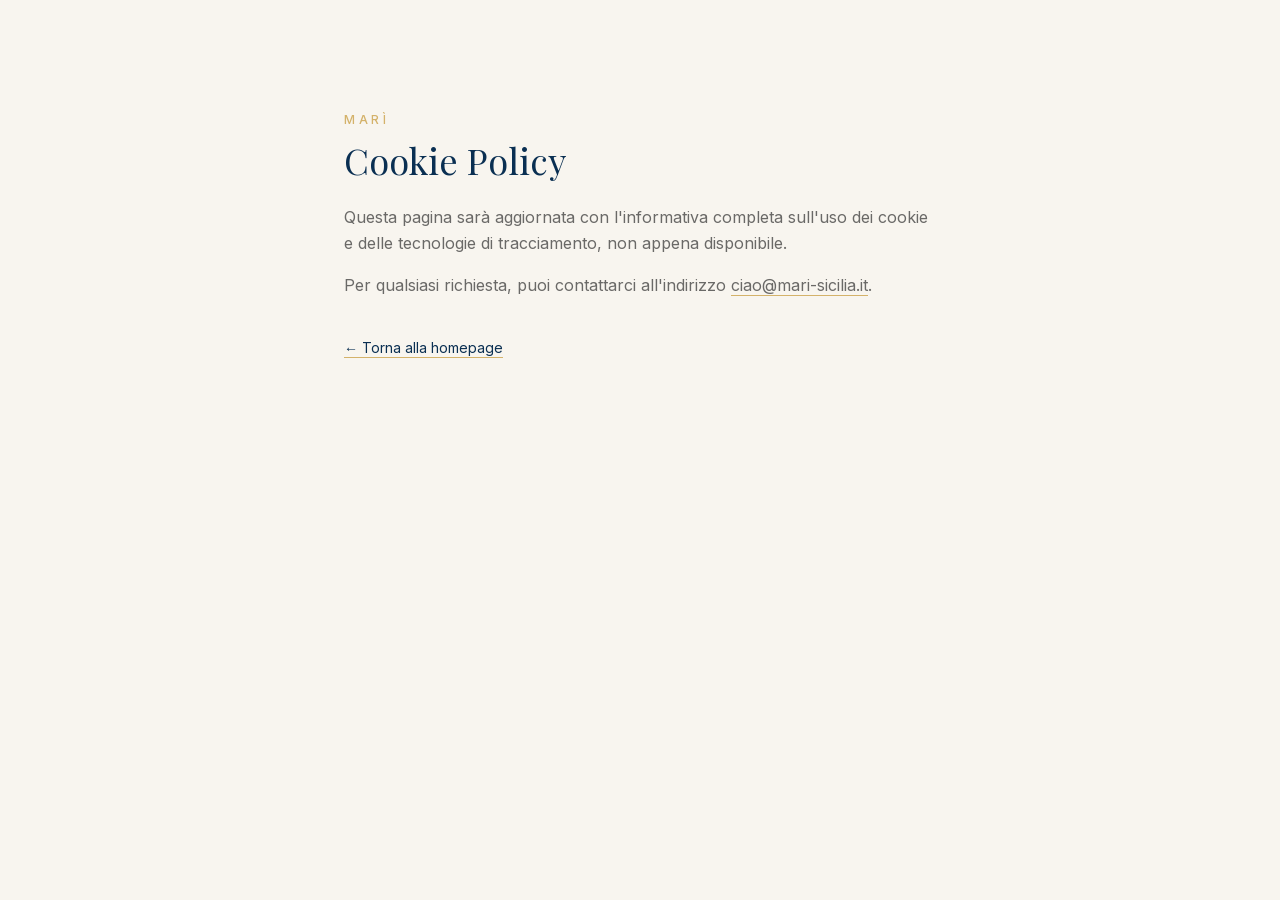
<file: cookie.html>
<!DOCTYPE html><html lang="it" class="playfair_display_c08fa076-module__ct3OBG__variable inter_fe8b9d92-module__LINzvG__variable h-full scroll-smooth antialiased"><head><meta charSet="utf-8"/><meta name="viewport" content="width=device-width, initial-scale=1"/><link rel="preload" href="/_next/static/media/2a65768255d6b625-s.p.3u4lli0-axodc.woff2" as="font" crossorigin="" type="font/woff2"/><link rel="preload" href="/_next/static/media/70e3db2de7f94926-s.p.39pl-v7c3qrze.woff2" as="font" crossorigin="" type="font/woff2"/><link rel="preload" href="/_next/static/media/83afe278b6a6bb3c-s.p.2bn3s6zvc0dyp.woff2" as="font" crossorigin="" type="font/woff2"/><link rel="stylesheet" href="/_next/static/chunks/1k_h1zs9hmvi-.css" data-precedence="next"/><link rel="preload" as="script" fetchPriority="low" href="/_next/static/chunks/3s6nzrbk-8mnv.js"/><script src="/_next/static/chunks/3450qyhportkm.js" async=""></script><script src="/_next/static/chunks/227kwhsrjlnp4.js" async=""></script><script src="/_next/static/chunks/1gp3fy3xhglqx.js" async=""></script><script src="/_next/static/chunks/turbopack-45026wnz98ivb.js" async=""></script><script src="/_next/static/chunks/0d4jr5-jgvkg0.js" async="" crossorigin=""></script><script src="/_next/static/chunks/41newc_xis3m_.js" async="" crossorigin=""></script><script src="/_next/static/chunks/0rhme63795fs2.js" async="" crossorigin=""></script><meta name="next-size-adjust" content=""/><title>MARÌ — Tastalu. Solo Sicilia.</title><meta name="description" content="MARÌ: prodotti artigianali siciliani nati a Campobello di Licata (AG). Materie prime siciliane, produttori locali, filiere vicine. Solo Sicilia. Tastalu."/><link rel="icon" href="/favicon.ico?favicon.2vob68tjqpejf.ico" sizes="256x256" type="image/x-icon"/><script src="/_next/static/chunks/0cz1d0mv5g_q7.js" noModule=""></script></head><body class="min-h-full flex flex-col bg-avorio text-testo font-sans"><div hidden=""><!--$--><!--/$--></div><main class="mx-auto max-w-2xl px-6 py-28 md:px-10"><p class="text-xs font-medium uppercase tracking-[0.3em] text-oro">MARÌ</p><h1 class="mt-3 font-display text-4xl text-notte">Cookie Policy</h1><p class="mt-6 text-base leading-relaxed text-testo/70">Questa pagina sarà aggiornata con l&#x27;informativa completa sull&#x27;uso dei cookie e delle tecnologie di tracciamento, non appena disponibile.</p><p class="mt-4 text-base leading-relaxed text-testo/70">Per qualsiasi richiesta, puoi contattarci all&#x27;indirizzo<!-- --> <a href="mailto:ciao@mari-sicilia.it" class="underline decoration-oro underline-offset-4">ciao@mari-sicilia.it</a>.</p><a class="mt-10 inline-block text-sm text-notte underline decoration-oro underline-offset-4" href="/">← Torna alla homepage</a></main><!--$--><!--/$--><script src="/_next/static/chunks/3s6nzrbk-8mnv.js" id="_R_" async=""></script><script>(self.__next_f=self.__next_f||[]).push([0])</script><script>self.__next_f.push([1,"1:\"$Sreact.fragment\"\n2:I[18376,[\"/_next/static/chunks/0d4jr5-jgvkg0.js\",\"/_next/static/chunks/41newc_xis3m_.js\"],\"CartProvider\"]\n3:I[39756,[\"/_next/static/chunks/0d4jr5-jgvkg0.js\",\"/_next/static/chunks/41newc_xis3m_.js\"],\"default\"]\n4:I[37457,[\"/_next/static/chunks/0d4jr5-jgvkg0.js\",\"/_next/static/chunks/41newc_xis3m_.js\"],\"default\"]\n5:I[85032,[\"/_next/static/chunks/0d4jr5-jgvkg0.js\",\"/_next/static/chunks/41newc_xis3m_.js\"],\"CartDrawer\"]\n6:I[22016,[\"/_next/static/chunks/0d4jr5-jgvkg0.js\",\"/_next/static/chunks/41newc_xis3m_.js\",\"/_next/static/chunks/0rhme63795fs2.js\"],\"\"]\n7:I[97367,[\"/_next/static/chunks/0d4jr5-jgvkg0.js\",\"/_next/static/chunks/41newc_xis3m_.js\"],\"OutletBoundary\"]\n8:\"$Sreact.suspense\"\nb:I[97367,[\"/_next/static/chunks/0d4jr5-jgvkg0.js\",\"/_next/static/chunks/41newc_xis3m_.js\"],\"ViewportBoundary\"]\nd:I[97367,[\"/_next/static/chunks/0d4jr5-jgvkg0.js\",\"/_next/static/chunks/41newc_xis3m_.js\"],\"MetadataBoundary\"]\nf:I[68027,[\"/_next/static/chunks/0d4jr5-jgvkg0.js\",\"/_next/static/chunks/41newc_xis3m_.js\"],\"default\",1]\n:HL[\"/_next/static/chunks/1k_h1zs9hmvi-.css\",\"style\"]\n:HL[\"/_next/static/media/2a65768255d6b625-s.p.3u4lli0-axodc.woff2\",\"font\",{\"crossOrigin\":\"\",\"type\":\"font/woff2\"}]\n:HL[\"/_next/static/media/70e3db2de7f94926-s.p.39pl-v7c3qrze.woff2\",\"font\",{\"crossOrigin\":\"\",\"type\":\"font/woff2\"}]\n:HL[\"/_next/static/media/83afe278b6a6bb3c-s.p.2bn3s6zvc0dyp.woff2\",\"font\",{\"crossOrigin\":\"\",\"type\":\"font/woff2\"}]\na:X\n"])</script><script>self.__next_f.push([1,"0:{\"P\":null,\"c\":[\"\",\"cookie\"],\"q\":\"\",\"i\":false,\"f\":[[[\"\",{\"children\":[\"cookie\",{\"children\":[\"__PAGE__\",{},\"$undefined\",\"$undefined\",4608]},\"$undefined\",\"$undefined\",4608]},\"$undefined\",\"$undefined\",4624],[[\"$\",\"$1\",\"c\",{\"children\":[[[\"$\",\"link\",\"0\",{\"rel\":\"stylesheet\",\"href\":\"/_next/static/chunks/1k_h1zs9hmvi-.css\",\"precedence\":\"next\",\"crossOrigin\":\"$undefined\",\"nonce\":\"$undefined\"}],[\"$\",\"script\",\"script-0\",{\"src\":\"/_next/static/chunks/0d4jr5-jgvkg0.js\",\"async\":true,\"nonce\":\"$undefined\"}],[\"$\",\"script\",\"script-1\",{\"src\":\"/_next/static/chunks/41newc_xis3m_.js\",\"async\":true,\"nonce\":\"$undefined\"}]],[\"$\",\"html\",null,{\"lang\":\"it\",\"className\":\"playfair_display_c08fa076-module__ct3OBG__variable inter_fe8b9d92-module__LINzvG__variable h-full scroll-smooth antialiased\",\"children\":[\"$\",\"body\",null,{\"className\":\"min-h-full flex flex-col bg-avorio text-testo font-sans\",\"children\":[\"$\",\"$L2\",null,{\"children\":[[\"$\",\"$L3\",null,{\"parallelRouterKey\":\"children\",\"error\":\"$undefined\",\"errorStyles\":\"$undefined\",\"errorScripts\":\"$undefined\",\"template\":[\"$\",\"$L4\",null,{}],\"templateStyles\":\"$undefined\",\"templateScripts\":\"$undefined\",\"notFound\":[[[\"$\",\"title\",null,{\"children\":\"404: This page could not be found.\"}],[\"$\",\"div\",null,{\"style\":{\"fontFamily\":\"system-ui,\\\"Segoe UI\\\",Roboto,Helvetica,Arial,sans-serif,\\\"Apple Color Emoji\\\",\\\"Segoe UI Emoji\\\"\",\"height\":\"100vh\",\"textAlign\":\"center\",\"display\":\"flex\",\"flexDirection\":\"column\",\"alignItems\":\"center\",\"justifyContent\":\"center\"},\"children\":[\"$\",\"div\",null,{\"children\":[[\"$\",\"style\",null,{\"dangerouslySetInnerHTML\":{\"__html\":\"body{color:#000;background:#fff;margin:0}.next-error-h1{border-right:1px solid rgba(0,0,0,.3)}@media (prefers-color-scheme:dark){body{color:#fff;background:#000}.next-error-h1{border-right:1px solid rgba(255,255,255,.3)}}\"}}],[\"$\",\"h1\",null,{\"className\":\"next-error-h1\",\"style\":{\"display\":\"inline-block\",\"margin\":\"0 20px 0 0\",\"padding\":\"0 23px 0 0\",\"fontSize\":24,\"fontWeight\":500,\"verticalAlign\":\"top\",\"lineHeight\":\"49px\"},\"children\":404}],[\"$\",\"div\",null,{\"style\":{\"display\":\"inline-block\"},\"children\":[\"$\",\"h2\",null,{\"style\":{\"fontSize\":14,\"fontWeight\":400,\"lineHeight\":\"49px\",\"margin\":0},\"children\":\"This page could not be found.\"}]}]]}]}]],[]],\"forbidden\":\"$undefined\",\"unauthorized\":\"$undefined\"}],[\"$\",\"$L5\",null,{}]]}]}]}]]}],{\"children\":[[\"$\",\"$1\",\"c\",{\"children\":[null,[\"$\",\"$L3\",null,{\"parallelRouterKey\":\"children\",\"error\":\"$undefined\",\"errorStyles\":\"$undefined\",\"errorScripts\":\"$undefined\",\"template\":[\"$\",\"$L4\",null,{}],\"templateStyles\":\"$undefined\",\"templateScripts\":\"$undefined\",\"notFound\":\"$undefined\",\"forbidden\":\"$undefined\",\"unauthorized\":\"$undefined\"}]]}],{\"children\":[[\"$\",\"$1\",\"c\",{\"children\":[[\"$\",\"main\",null,{\"className\":\"mx-auto max-w-2xl px-6 py-28 md:px-10\",\"children\":[[\"$\",\"p\",null,{\"className\":\"text-xs font-medium uppercase tracking-[0.3em] text-oro\",\"children\":\"MARÌ\"}],[\"$\",\"h1\",null,{\"className\":\"mt-3 font-display text-4xl text-notte\",\"children\":\"Cookie Policy\"}],[\"$\",\"p\",null,{\"className\":\"mt-6 text-base leading-relaxed text-testo/70\",\"children\":\"Questa pagina sarà aggiornata con l'informativa completa sull'uso dei cookie e delle tecnologie di tracciamento, non appena disponibile.\"}],[\"$\",\"p\",null,{\"className\":\"mt-4 text-base leading-relaxed text-testo/70\",\"children\":[\"Per qualsiasi richiesta, puoi contattarci all'indirizzo\",\" \",[\"$\",\"a\",null,{\"href\":\"mailto:ciao@mari-sicilia.it\",\"className\":\"underline decoration-oro underline-offset-4\",\"children\":\"ciao@mari-sicilia.it\"}],\".\"]}],[\"$\",\"$L6\",null,{\"href\":\"/\",\"className\":\"mt-10 inline-block text-sm text-notte underline decoration-oro underline-offset-4\",\"children\":\"← Torna alla homepage\"}]]}],[[\"$\",\"script\",\"script-0\",{\"src\":\"/_next/static/chunks/0rhme63795fs2.js\",\"async\":true,\"nonce\":\"$undefined\"}]],[\"$\",\"$L7\",null,{\"children\":[\"$\",\"$8\",null,{\"name\":\"Next.MetadataOutlet\",\"children\":\"$@9\"}]}]]}],{},null,false,null]},null,false,\"$a\"]},null,false,null],[\"$\",\"$1\",\"h\",{\"children\":[null,[\"$\",\"$Lb\",null,{\"children\":\"$Lc\"}],[\"$\",\"div\",null,{\"hidden\":true,\"children\":[\"$\",\"$Ld\",null,{\"children\":[\"$\",\"$8\",null,{\"name\":\"Next.Metadata\",\"children\":\"$Le\"}]}]}],[\"$\",\"meta\",null,{\"name\":\"next-size-adjust\",\"content\":\"\"}]]}],false]],\"m\":\"$undefined\",\"G\":[\"$f\",[[\"$\",\"link\",\"0\",{\"rel\":\"stylesheet\",\"href\":\"/_next/static/chunks/1k_h1zs9hmvi-.css\",\"precedence\":\"next\",\"crossOrigin\":\"$undefined\",\"nonce\":\"$undefined\"}]]],\"S\":true,\"h\":null,\"r\":\"$undefined\",\"s\":\"$undefined\",\"a\":\"$undefined\",\"l\":\"$undefined\",\"p\":\"$undefined\",\"d\":\"$undefined\",\"b\":\"7gRAbYtHj2xiqor0ov6Vi\"}\n"])</script><script>self.__next_f.push([1,"a:C\nc:[[\"$\",\"meta\",\"0\",{\"charSet\":\"utf-8\"}],[\"$\",\"meta\",\"1\",{\"name\":\"viewport\",\"content\":\"width=device-width, initial-scale=1\"}]]\n"])</script><script>self.__next_f.push([1,"10:I[27201,[\"/_next/static/chunks/0d4jr5-jgvkg0.js\",\"/_next/static/chunks/41newc_xis3m_.js\"],\"IconMark\"]\n9:null\ne:[[\"$\",\"title\",\"0\",{\"children\":\"MARÌ — Tastalu. Solo Sicilia.\"}],[\"$\",\"meta\",\"1\",{\"name\":\"description\",\"content\":\"MARÌ: prodotti artigianali siciliani nati a Campobello di Licata (AG). Materie prime siciliane, produttori locali, filiere vicine. Solo Sicilia. Tastalu.\"}],[\"$\",\"link\",\"2\",{\"rel\":\"icon\",\"href\":\"/favicon.ico?favicon.2vob68tjqpejf.ico\",\"sizes\":\"256x256\",\"type\":\"image/x-icon\"}],[\"$\",\"$L10\",\"3\",{}]]\n"])</script></body></html>
</file>
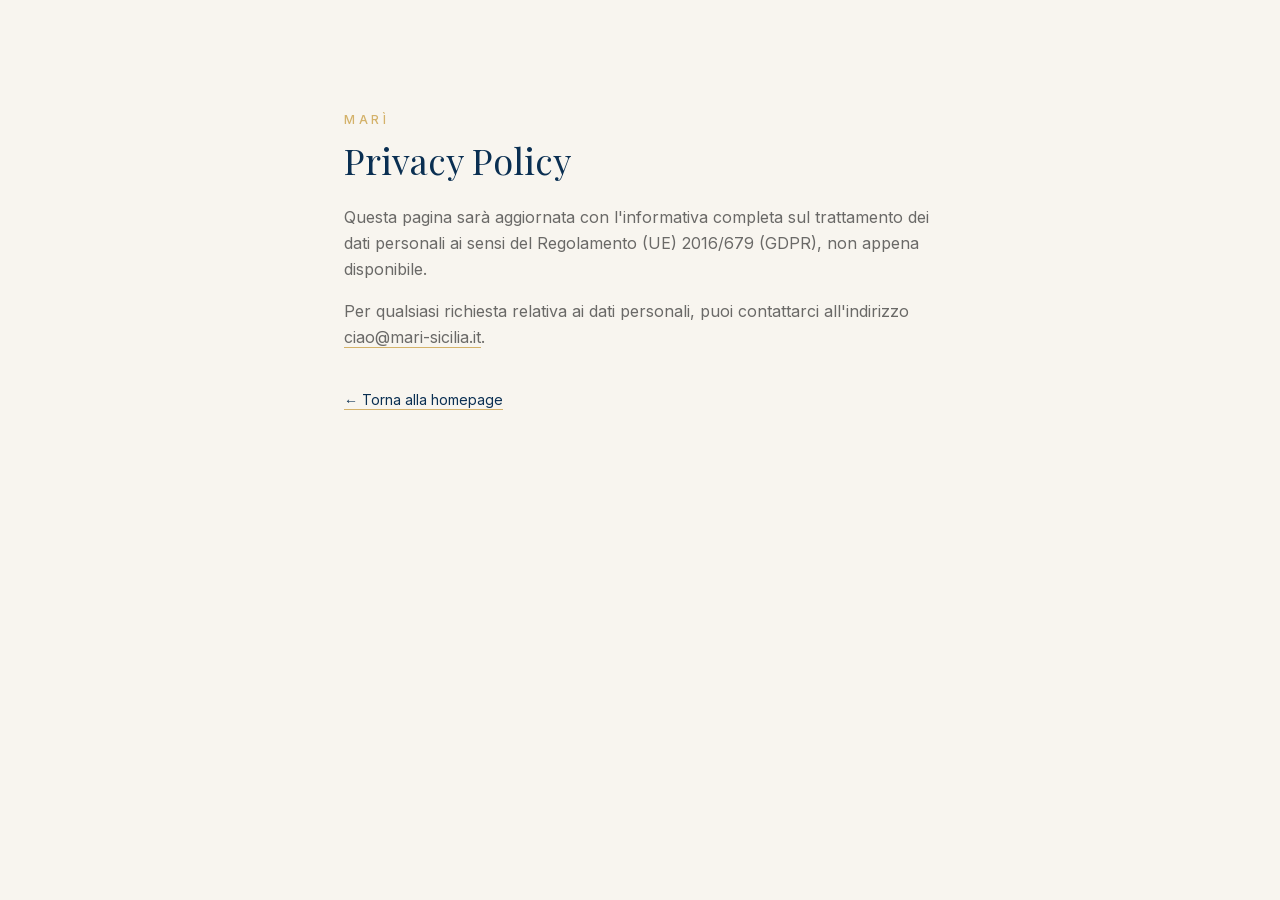
<file: privacy.html>
<!DOCTYPE html><html lang="it" class="playfair_display_c08fa076-module__ct3OBG__variable inter_fe8b9d92-module__LINzvG__variable h-full scroll-smooth antialiased"><head><meta charSet="utf-8"/><meta name="viewport" content="width=device-width, initial-scale=1"/><link rel="preload" href="/_next/static/media/2a65768255d6b625-s.p.3u4lli0-axodc.woff2" as="font" crossorigin="" type="font/woff2"/><link rel="preload" href="/_next/static/media/70e3db2de7f94926-s.p.39pl-v7c3qrze.woff2" as="font" crossorigin="" type="font/woff2"/><link rel="preload" href="/_next/static/media/83afe278b6a6bb3c-s.p.2bn3s6zvc0dyp.woff2" as="font" crossorigin="" type="font/woff2"/><link rel="stylesheet" href="/_next/static/chunks/1k_h1zs9hmvi-.css" data-precedence="next"/><link rel="preload" as="script" fetchPriority="low" href="/_next/static/chunks/3s6nzrbk-8mnv.js"/><script src="/_next/static/chunks/3450qyhportkm.js" async=""></script><script src="/_next/static/chunks/227kwhsrjlnp4.js" async=""></script><script src="/_next/static/chunks/1gp3fy3xhglqx.js" async=""></script><script src="/_next/static/chunks/turbopack-45026wnz98ivb.js" async=""></script><script src="/_next/static/chunks/0d4jr5-jgvkg0.js" async="" crossorigin=""></script><script src="/_next/static/chunks/41newc_xis3m_.js" async="" crossorigin=""></script><script src="/_next/static/chunks/0rhme63795fs2.js" async="" crossorigin=""></script><meta name="next-size-adjust" content=""/><title>MARÌ — Tastalu. Solo Sicilia.</title><meta name="description" content="MARÌ: prodotti artigianali siciliani nati a Campobello di Licata (AG). Materie prime siciliane, produttori locali, filiere vicine. Solo Sicilia. Tastalu."/><link rel="icon" href="/favicon.ico?favicon.2vob68tjqpejf.ico" sizes="256x256" type="image/x-icon"/><script src="/_next/static/chunks/0cz1d0mv5g_q7.js" noModule=""></script></head><body class="min-h-full flex flex-col bg-avorio text-testo font-sans"><div hidden=""><!--$--><!--/$--></div><main class="mx-auto max-w-2xl px-6 py-28 md:px-10"><p class="text-xs font-medium uppercase tracking-[0.3em] text-oro">MARÌ</p><h1 class="mt-3 font-display text-4xl text-notte">Privacy Policy</h1><p class="mt-6 text-base leading-relaxed text-testo/70">Questa pagina sarà aggiornata con l&#x27;informativa completa sul trattamento dei dati personali ai sensi del Regolamento (UE) 2016/679 (GDPR), non appena disponibile.</p><p class="mt-4 text-base leading-relaxed text-testo/70">Per qualsiasi richiesta relativa ai dati personali, puoi contattarci all&#x27;indirizzo<!-- --> <a href="mailto:ciao@mari-sicilia.it" class="underline decoration-oro underline-offset-4">ciao@mari-sicilia.it</a>.</p><a class="mt-10 inline-block text-sm text-notte underline decoration-oro underline-offset-4" href="/">← Torna alla homepage</a></main><!--$--><!--/$--><script src="/_next/static/chunks/3s6nzrbk-8mnv.js" id="_R_" async=""></script><script>(self.__next_f=self.__next_f||[]).push([0])</script><script>self.__next_f.push([1,"1:\"$Sreact.fragment\"\n2:I[18376,[\"/_next/static/chunks/0d4jr5-jgvkg0.js\",\"/_next/static/chunks/41newc_xis3m_.js\"],\"CartProvider\"]\n3:I[39756,[\"/_next/static/chunks/0d4jr5-jgvkg0.js\",\"/_next/static/chunks/41newc_xis3m_.js\"],\"default\"]\n4:I[37457,[\"/_next/static/chunks/0d4jr5-jgvkg0.js\",\"/_next/static/chunks/41newc_xis3m_.js\"],\"default\"]\n5:I[85032,[\"/_next/static/chunks/0d4jr5-jgvkg0.js\",\"/_next/static/chunks/41newc_xis3m_.js\"],\"CartDrawer\"]\n6:I[22016,[\"/_next/static/chunks/0d4jr5-jgvkg0.js\",\"/_next/static/chunks/41newc_xis3m_.js\",\"/_next/static/chunks/0rhme63795fs2.js\"],\"\"]\n7:I[97367,[\"/_next/static/chunks/0d4jr5-jgvkg0.js\",\"/_next/static/chunks/41newc_xis3m_.js\"],\"OutletBoundary\"]\n8:\"$Sreact.suspense\"\nb:I[97367,[\"/_next/static/chunks/0d4jr5-jgvkg0.js\",\"/_next/static/chunks/41newc_xis3m_.js\"],\"ViewportBoundary\"]\nd:I[97367,[\"/_next/static/chunks/0d4jr5-jgvkg0.js\",\"/_next/static/chunks/41newc_xis3m_.js\"],\"MetadataBoundary\"]\nf:I[68027,[\"/_next/static/chunks/0d4jr5-jgvkg0.js\",\"/_next/static/chunks/41newc_xis3m_.js\"],\"default\",1]\n:HL[\"/_next/static/chunks/1k_h1zs9hmvi-.css\",\"style\"]\n:HL[\"/_next/static/media/2a65768255d6b625-s.p.3u4lli0-axodc.woff2\",\"font\",{\"crossOrigin\":\"\",\"type\":\"font/woff2\"}]\n:HL[\"/_next/static/media/70e3db2de7f94926-s.p.39pl-v7c3qrze.woff2\",\"font\",{\"crossOrigin\":\"\",\"type\":\"font/woff2\"}]\n:HL[\"/_next/static/media/83afe278b6a6bb3c-s.p.2bn3s6zvc0dyp.woff2\",\"font\",{\"crossOrigin\":\"\",\"type\":\"font/woff2\"}]\na:X\n"])</script><script>self.__next_f.push([1,"0:{\"P\":null,\"c\":[\"\",\"privacy\"],\"q\":\"\",\"i\":false,\"f\":[[[\"\",{\"children\":[\"privacy\",{\"children\":[\"__PAGE__\",{},\"$undefined\",\"$undefined\",4608]},\"$undefined\",\"$undefined\",4608]},\"$undefined\",\"$undefined\",4624],[[\"$\",\"$1\",\"c\",{\"children\":[[[\"$\",\"link\",\"0\",{\"rel\":\"stylesheet\",\"href\":\"/_next/static/chunks/1k_h1zs9hmvi-.css\",\"precedence\":\"next\",\"crossOrigin\":\"$undefined\",\"nonce\":\"$undefined\"}],[\"$\",\"script\",\"script-0\",{\"src\":\"/_next/static/chunks/0d4jr5-jgvkg0.js\",\"async\":true,\"nonce\":\"$undefined\"}],[\"$\",\"script\",\"script-1\",{\"src\":\"/_next/static/chunks/41newc_xis3m_.js\",\"async\":true,\"nonce\":\"$undefined\"}]],[\"$\",\"html\",null,{\"lang\":\"it\",\"className\":\"playfair_display_c08fa076-module__ct3OBG__variable inter_fe8b9d92-module__LINzvG__variable h-full scroll-smooth antialiased\",\"children\":[\"$\",\"body\",null,{\"className\":\"min-h-full flex flex-col bg-avorio text-testo font-sans\",\"children\":[\"$\",\"$L2\",null,{\"children\":[[\"$\",\"$L3\",null,{\"parallelRouterKey\":\"children\",\"error\":\"$undefined\",\"errorStyles\":\"$undefined\",\"errorScripts\":\"$undefined\",\"template\":[\"$\",\"$L4\",null,{}],\"templateStyles\":\"$undefined\",\"templateScripts\":\"$undefined\",\"notFound\":[[[\"$\",\"title\",null,{\"children\":\"404: This page could not be found.\"}],[\"$\",\"div\",null,{\"style\":{\"fontFamily\":\"system-ui,\\\"Segoe UI\\\",Roboto,Helvetica,Arial,sans-serif,\\\"Apple Color Emoji\\\",\\\"Segoe UI Emoji\\\"\",\"height\":\"100vh\",\"textAlign\":\"center\",\"display\":\"flex\",\"flexDirection\":\"column\",\"alignItems\":\"center\",\"justifyContent\":\"center\"},\"children\":[\"$\",\"div\",null,{\"children\":[[\"$\",\"style\",null,{\"dangerouslySetInnerHTML\":{\"__html\":\"body{color:#000;background:#fff;margin:0}.next-error-h1{border-right:1px solid rgba(0,0,0,.3)}@media (prefers-color-scheme:dark){body{color:#fff;background:#000}.next-error-h1{border-right:1px solid rgba(255,255,255,.3)}}\"}}],[\"$\",\"h1\",null,{\"className\":\"next-error-h1\",\"style\":{\"display\":\"inline-block\",\"margin\":\"0 20px 0 0\",\"padding\":\"0 23px 0 0\",\"fontSize\":24,\"fontWeight\":500,\"verticalAlign\":\"top\",\"lineHeight\":\"49px\"},\"children\":404}],[\"$\",\"div\",null,{\"style\":{\"display\":\"inline-block\"},\"children\":[\"$\",\"h2\",null,{\"style\":{\"fontSize\":14,\"fontWeight\":400,\"lineHeight\":\"49px\",\"margin\":0},\"children\":\"This page could not be found.\"}]}]]}]}]],[]],\"forbidden\":\"$undefined\",\"unauthorized\":\"$undefined\"}],[\"$\",\"$L5\",null,{}]]}]}]}]]}],{\"children\":[[\"$\",\"$1\",\"c\",{\"children\":[null,[\"$\",\"$L3\",null,{\"parallelRouterKey\":\"children\",\"error\":\"$undefined\",\"errorStyles\":\"$undefined\",\"errorScripts\":\"$undefined\",\"template\":[\"$\",\"$L4\",null,{}],\"templateStyles\":\"$undefined\",\"templateScripts\":\"$undefined\",\"notFound\":\"$undefined\",\"forbidden\":\"$undefined\",\"unauthorized\":\"$undefined\"}]]}],{\"children\":[[\"$\",\"$1\",\"c\",{\"children\":[[\"$\",\"main\",null,{\"className\":\"mx-auto max-w-2xl px-6 py-28 md:px-10\",\"children\":[[\"$\",\"p\",null,{\"className\":\"text-xs font-medium uppercase tracking-[0.3em] text-oro\",\"children\":\"MARÌ\"}],[\"$\",\"h1\",null,{\"className\":\"mt-3 font-display text-4xl text-notte\",\"children\":\"Privacy Policy\"}],[\"$\",\"p\",null,{\"className\":\"mt-6 text-base leading-relaxed text-testo/70\",\"children\":\"Questa pagina sarà aggiornata con l'informativa completa sul trattamento dei dati personali ai sensi del Regolamento (UE) 2016/679 (GDPR), non appena disponibile.\"}],[\"$\",\"p\",null,{\"className\":\"mt-4 text-base leading-relaxed text-testo/70\",\"children\":[\"Per qualsiasi richiesta relativa ai dati personali, puoi contattarci all'indirizzo\",\" \",[\"$\",\"a\",null,{\"href\":\"mailto:ciao@mari-sicilia.it\",\"className\":\"underline decoration-oro underline-offset-4\",\"children\":\"ciao@mari-sicilia.it\"}],\".\"]}],[\"$\",\"$L6\",null,{\"href\":\"/\",\"className\":\"mt-10 inline-block text-sm text-notte underline decoration-oro underline-offset-4\",\"children\":\"← Torna alla homepage\"}]]}],[[\"$\",\"script\",\"script-0\",{\"src\":\"/_next/static/chunks/0rhme63795fs2.js\",\"async\":true,\"nonce\":\"$undefined\"}]],[\"$\",\"$L7\",null,{\"children\":[\"$\",\"$8\",null,{\"name\":\"Next.MetadataOutlet\",\"children\":\"$@9\"}]}]]}],{},null,false,null]},null,false,\"$a\"]},null,false,null],[\"$\",\"$1\",\"h\",{\"children\":[null,[\"$\",\"$Lb\",null,{\"children\":\"$Lc\"}],[\"$\",\"div\",null,{\"hidden\":true,\"children\":[\"$\",\"$Ld\",null,{\"children\":[\"$\",\"$8\",null,{\"name\":\"Next.Metadata\",\"children\":\"$Le\"}]}]}],[\"$\",\"meta\",null,{\"name\":\"next-size-adjust\",\"content\":\"\"}]]}],false]],\"m\":\"$undefined\",\"G\":[\"$f\",[[\"$\",\"link\",\"0\",{\"rel\":\"stylesheet\",\"href\":\"/_next/static/chunks/1k_h1zs9hmvi-.css\",\"precedence\":\"next\",\"crossOrigin\":\"$undefined\",\"nonce\":\"$undefined\"}]]],\"S\":true,\"h\":null,\"r\":\"$undefined\",\"s\":\"$undefined\",\"a\":\"$undefined\",\"l\":\"$undefined\",\"p\":\"$undefined\",\"d\":\"$undefined\",\"b\":\"7gRAbYtHj2xiqor0ov6Vi\"}\n"])</script><script>self.__next_f.push([1,"a:C\nc:[[\"$\",\"meta\",\"0\",{\"charSet\":\"utf-8\"}],[\"$\",\"meta\",\"1\",{\"name\":\"viewport\",\"content\":\"width=device-width, initial-scale=1\"}]]\n"])</script><script>self.__next_f.push([1,"10:I[27201,[\"/_next/static/chunks/0d4jr5-jgvkg0.js\",\"/_next/static/chunks/41newc_xis3m_.js\"],\"IconMark\"]\n9:null\ne:[[\"$\",\"title\",\"0\",{\"children\":\"MARÌ — Tastalu. Solo Sicilia.\"}],[\"$\",\"meta\",\"1\",{\"name\":\"description\",\"content\":\"MARÌ: prodotti artigianali siciliani nati a Campobello di Licata (AG). Materie prime siciliane, produttori locali, filiere vicine. Solo Sicilia. Tastalu.\"}],[\"$\",\"link\",\"2\",{\"rel\":\"icon\",\"href\":\"/favicon.ico?favicon.2vob68tjqpejf.ico\",\"sizes\":\"256x256\",\"type\":\"image/x-icon\"}],[\"$\",\"$L10\",\"3\",{}]]\n"])</script></body></html>
</file>
<file: _next/static/chunks/1k_h1zs9hmvi-.css>
@font-face{font-family:Playfair Display;font-style:italic;font-weight:400 900;font-display:swap;src:url(../media/35161b7740c25d33-s.0izitdbyxo4j2.woff2)format("woff2");unicode-range:U+301,U+400-45F,U+490-491,U+4B0-4B1,U+2116}@font-face{font-family:Playfair Display;font-style:italic;font-weight:400 900;font-display:swap;src:url(../media/391e53907fa6d8ec-s.0vmd737txk1h4.woff2)format("woff2");unicode-range:U+102-103,U+110-111,U+128-129,U+168-169,U+1A0-1A1,U+1AF-1B0,U+300-301,U+303-304,U+308-309,U+323,U+329,U+1EA0-1EF9,U+20AB}@font-face{font-family:Playfair Display;font-style:italic;font-weight:400 900;font-display:swap;src:url(../media/ae8872c8a32e309c-s.0iqen1t80zg64.woff2)format("woff2");unicode-range:U+100-2BA,U+2BD-2C5,U+2C7-2CC,U+2CE-2D7,U+2DD-2FF,U+304,U+308,U+329,U+1D00-1DBF,U+1E00-1E9F,U+1EF2-1EFF,U+2020,U+20A0-20AB,U+20AD-20C0,U+2113,U+2C60-2C7F,U+A720-A7FF}@font-face{font-family:Playfair Display;font-style:italic;font-weight:400 900;font-display:swap;src:url(../media/70e3db2de7f94926-s.p.39pl-v7c3qrze.woff2)format("woff2");unicode-range:U+??,U+131,U+152-153,U+2BB-2BC,U+2C6,U+2DA,U+2DC,U+304,U+308,U+329,U+2000-206F,U+20AC,U+2122,U+2191,U+2193,U+2212,U+2215,U+FEFF,U+FFFD}@font-face{font-family:Playfair Display;font-style:normal;font-weight:400 900;font-display:swap;src:url(../media/65c558afe41e89d6-s.3jppgd0xzx-0d.woff2)format("woff2");unicode-range:U+301,U+400-45F,U+490-491,U+4B0-4B1,U+2116}@font-face{font-family:Playfair Display;font-style:normal;font-weight:400 900;font-display:swap;src:url(../media/14e23f9b59180572-s.0t8ljjjn9wtsx.woff2)format("woff2");unicode-range:U+102-103,U+110-111,U+128-129,U+168-169,U+1A0-1A1,U+1AF-1B0,U+300-301,U+303-304,U+308-309,U+323,U+329,U+1EA0-1EF9,U+20AB}@font-face{font-family:Playfair Display;font-style:normal;font-weight:400 900;font-display:swap;src:url(../media/b49b0d9b851e4899-s.2zyohmvb-ks7f.woff2)format("woff2");unicode-range:U+100-2BA,U+2BD-2C5,U+2C7-2CC,U+2CE-2D7,U+2DD-2FF,U+304,U+308,U+329,U+1D00-1DBF,U+1E00-1E9F,U+1EF2-1EFF,U+2020,U+20A0-20AB,U+20AD-20C0,U+2113,U+2C60-2C7F,U+A720-A7FF}@font-face{font-family:Playfair Display;font-style:normal;font-weight:400 900;font-display:swap;src:url(../media/2a65768255d6b625-s.p.3u4lli0-axodc.woff2)format("woff2");unicode-range:U+??,U+131,U+152-153,U+2BB-2BC,U+2C6,U+2DA,U+2DC,U+304,U+308,U+329,U+2000-206F,U+20AC,U+2122,U+2191,U+2193,U+2212,U+2215,U+FEFF,U+FFFD}@font-face{font-family:Playfair Display Fallback;src:local(Times New Roman);ascent-override:97.25%;descent-override:22.56%;line-gap-override:0.0%;size-adjust:111.26%}.playfair_display_c08fa076-module__ct3OBG__className{font-family:Playfair Display,Playfair Display Fallback}.playfair_display_c08fa076-module__ct3OBG__variable{--font-playfair:"Playfair Display", "Playfair Display Fallback"}
@font-face{font-family:Inter;font-style:normal;font-weight:100 900;font-display:swap;src:url(../media/2c55a0e60120577a-s.0-dom-5bn10r2.woff2)format("woff2");unicode-range:U+460-52F,U+1C80-1C8A,U+20B4,U+2DE0-2DFF,U+A640-A69F,U+FE2E-FE2F}@font-face{font-family:Inter;font-style:normal;font-weight:100 900;font-display:swap;src:url(../media/9c72aa0f40e4eef8-s.1y4-pdgsjb-pw.woff2)format("woff2");unicode-range:U+301,U+400-45F,U+490-491,U+4B0-4B1,U+2116}@font-face{font-family:Inter;font-style:normal;font-weight:100 900;font-display:swap;src:url(../media/ad66f9afd8947f86-s.3lvt2whj97whp.woff2)format("woff2");unicode-range:U+1F??}@font-face{font-family:Inter;font-style:normal;font-weight:100 900;font-display:swap;src:url(../media/5476f68d60460930-s.2uwcyprjm3xu3.woff2)format("woff2");unicode-range:U+370-377,U+37A-37F,U+384-38A,U+38C,U+38E-3A1,U+3A3-3FF}@font-face{font-family:Inter;font-style:normal;font-weight:100 900;font-display:swap;src:url(../media/2bbe8d2671613f1f-s.0k62hbripvv8p.woff2)format("woff2");unicode-range:U+102-103,U+110-111,U+128-129,U+168-169,U+1A0-1A1,U+1AF-1B0,U+300-301,U+303-304,U+308-309,U+323,U+329,U+1EA0-1EF9,U+20AB}@font-face{font-family:Inter;font-style:normal;font-weight:100 900;font-display:swap;src:url(../media/1bffadaabf893a1e-s.3-6t-g6q0vh0a.woff2)format("woff2");unicode-range:U+100-2BA,U+2BD-2C5,U+2C7-2CC,U+2CE-2D7,U+2DD-2FF,U+304,U+308,U+329,U+1D00-1DBF,U+1E00-1E9F,U+1EF2-1EFF,U+2020,U+20A0-20AB,U+20AD-20C0,U+2113,U+2C60-2C7F,U+A720-A7FF}@font-face{font-family:Inter;font-style:normal;font-weight:100 900;font-display:swap;src:url(../media/83afe278b6a6bb3c-s.p.2bn3s6zvc0dyp.woff2)format("woff2");unicode-range:U+??,U+131,U+152-153,U+2BB-2BC,U+2C6,U+2DA,U+2DC,U+304,U+308,U+329,U+2000-206F,U+20AC,U+2122,U+2191,U+2193,U+2212,U+2215,U+FEFF,U+FFFD}@font-face{font-family:Inter Fallback;src:local(Arial);ascent-override:90.44%;descent-override:22.52%;line-gap-override:0.0%;size-adjust:107.12%}.inter_fe8b9d92-module__LINzvG__className{font-family:Inter,Inter Fallback;font-style:normal}.inter_fe8b9d92-module__LINzvG__variable{--font-inter:"Inter", "Inter Fallback"}
@layer properties{@supports (((-webkit-hyphens:none)) and (not (margin-trim:inline))) or ((-moz-orient:inline) and (not (color:rgb(from red r g b)))){*,:before,:after,::backdrop{--tw-translate-x:0;--tw-translate-y:0;--tw-translate-z:0;--tw-scale-x:1;--tw-scale-y:1;--tw-scale-z:1;--tw-rotate-x:initial;--tw-rotate-y:initial;--tw-rotate-z:initial;--tw-skew-x:initial;--tw-skew-y:initial;--tw-space-y-reverse:0;--tw-space-x-reverse:0;--tw-divide-y-reverse:0;--tw-border-style:solid;--tw-gradient-position:initial;--tw-gradient-from:#0000;--tw-gradient-via:#0000;--tw-gradient-to:#0000;--tw-gradient-stops:initial;--tw-gradient-via-stops:initial;--tw-gradient-from-position:0%;--tw-gradient-via-position:50%;--tw-gradient-to-position:100%;--tw-leading:initial;--tw-font-weight:initial;--tw-tracking:initial;--tw-shadow:0 0 #0000;--tw-shadow-color:initial;--tw-shadow-alpha:100%;--tw-inset-shadow:0 0 #0000;--tw-inset-shadow-color:initial;--tw-inset-shadow-alpha:100%;--tw-ring-color:initial;--tw-ring-shadow:0 0 #0000;--tw-inset-ring-color:initial;--tw-inset-ring-shadow:0 0 #0000;--tw-ring-inset:initial;--tw-ring-offset-width:0px;--tw-ring-offset-color:#fff;--tw-ring-offset-shadow:0 0 #0000;--tw-outline-style:solid;--tw-blur:initial;--tw-brightness:initial;--tw-contrast:initial;--tw-grayscale:initial;--tw-hue-rotate:initial;--tw-invert:initial;--tw-opacity:initial;--tw-saturate:initial;--tw-sepia:initial;--tw-drop-shadow:initial;--tw-drop-shadow-color:initial;--tw-drop-shadow-alpha:100%;--tw-drop-shadow-size:initial;--tw-backdrop-blur:initial;--tw-backdrop-brightness:initial;--tw-backdrop-contrast:initial;--tw-backdrop-grayscale:initial;--tw-backdrop-hue-rotate:initial;--tw-backdrop-invert:initial;--tw-backdrop-opacity:initial;--tw-backdrop-saturate:initial;--tw-backdrop-sepia:initial;--tw-duration:initial;--tw-ease:initial;--tw-text-shadow-color:initial;--tw-text-shadow-alpha:100%;--tw-animation-delay:0s;--tw-animation-direction:normal;--tw-animation-duration:initial;--tw-animation-fill-mode:none;--tw-animation-iteration-count:1;--tw-enter-blur:0;--tw-enter-opacity:1;--tw-enter-rotate:0;--tw-enter-scale:1;--tw-enter-translate-x:0;--tw-enter-translate-y:0;--tw-exit-blur:0;--tw-exit-opacity:1;--tw-exit-rotate:0;--tw-exit-scale:1;--tw-exit-translate-x:0;--tw-exit-translate-y:0}}}@layer theme{:root,:host{--font-sans:var(--font-inter);--font-serif:ui-serif, Georgia, Cambria, "Times New Roman", Times, serif;--font-mono:ui-monospace, SFMono-Regular, Menlo, Monaco, Consolas, "Liberation Mono", "Courier New", monospace;--color-red-500:#fb2c36;--color-red-600:#e40014;--color-red-700:#bf000f;--color-yellow-500:#edb200;--color-yellow-600:#cd8900;--color-green-500:#00c758;--color-green-600:#00a544;--color-blue-50:#eff6ff;--color-blue-100:#dbeafe;--color-blue-200:#bedbff;--color-blue-300:#90c5ff;--color-blue-400:#54a2ff;--color-blue-500:#3080ff;--color-blue-600:#155dfc;--color-blue-700:#1447e6;--color-blue-800:#193cb8;--color-blue-900:#1c398e;--color-purple-500:#ac4bff;--color-purple-600:#9810fa;--color-pink-500:#f6339a;--color-gray-50:#f9fafb;--color-gray-100:#f3f4f6;--color-gray-200:#e5e7eb;--color-gray-300:#d1d5dc;--color-gray-400:#99a1af;--color-gray-500:#6a7282;--color-gray-600:#4a5565;--color-gray-700:#364153;--color-gray-800:#1e2939;--color-gray-900:#101828;--color-gray-950:#030712;--color-black:#000;--color-white:#fff;--spacing:.25rem;--breakpoint-xl:80rem;--container-xs:20rem;--container-sm:24rem;--container-md:28rem;--container-lg:32rem;--container-xl:36rem;--container-2xl:42rem;--container-3xl:48rem;--container-4xl:56rem;--container-7xl:80rem;--text-xs:.75rem;--text-xs--line-height:calc(1 / .75);--text-sm:.875rem;--text-sm--line-height:calc(1.25 / .875);--text-base:1rem;--text-base--line-height:calc(1.5 / 1);--text-lg:1.125rem;--text-lg--line-height:calc(1.75 / 1.125);--text-xl:1.25rem;--text-xl--line-height:calc(1.75 / 1.25);--text-2xl:1.5rem;--text-2xl--line-height:calc(2 / 1.5);--text-3xl:1.875rem;--text-3xl--line-height:calc(2.25 / 1.875);--text-4xl:2.25rem;--text-4xl--line-height:calc(2.5 / 2.25);--text-5xl:3rem;--text-5xl--line-height:1;--text-6xl:3.75rem;--text-6xl--line-height:1;--text-8xl:6rem;--text-8xl--line-height:1;--text-9xl:8rem;--text-9xl--line-height:1;--font-weight-thin:100;--font-weight-light:300;--font-weight-normal:400;--font-weight-medium:500;--font-weight-semibold:600;--font-weight-bold:700;--font-weight-black:900;--tracking-tighter:-.05em;--tracking-tight:-.025em;--tracking-normal:0em;--tracking-wide:.025em;--tracking-wider:.05em;--tracking-widest:.1em;--leading-tight:1.25;--leading-snug:1.375;--leading-normal:1.5;--leading-relaxed:1.625;--leading-loose:2;--radius-sm:calc(var(--radius) - 4px);--radius-md:calc(var(--radius) - 2px);--radius-lg:var(--radius);--radius-xl:calc(var(--radius) + 4px);--radius-2xl:1rem;--radius-3xl:1.5rem;--shadow-sm:0 1px 3px 0 #0000001a, 0 1px 2px -1px #0000001a;--shadow-md:0 4px 6px -1px #0000001a, 0 2px 4px -2px #0000001a;--shadow-lg:0 10px 15px -3px #0000001a, 0 4px 6px -4px #0000001a;--shadow-xl:0 20px 25px -5px #0000001a, 0 8px 10px -6px #0000001a;--shadow-2xl:0 25px 50px -12px #00000040;--ease-out:cubic-bezier(0, 0, .2, 1);--ease-in-out:cubic-bezier(.4, 0, .2, 1);--animate-spin:spin 1s linear infinite;--animate-pulse:pulse 2s cubic-bezier(.4, 0, .6, 1) infinite;--animate-bounce:bounce 1s infinite;--blur-md:12px;--aspect-video:16 / 9;--default-transition-duration:.15s;--default-transition-timing-function:cubic-bezier(.4, 0, .2, 1);--default-font-family:var(--font-inter);--default-mono-font-family:var(--font-mono);--color-mari:var(--color-mari);--color-notte:var(--color-notte);--color-avorio:var(--color-avorio);--color-sabbia:var(--color-sabbia);--color-oro:var(--color-oro);--color-pistacchio:var(--color-pistacchio);--color-melograno:var(--color-melograno);--color-testo:var(--color-testo);--color-background:var(--background);--color-foreground:var(--foreground);--color-primary:var(--primary);--color-primary-foreground:var(--primary-foreground);--color-secondary:var(--secondary);--color-secondary-foreground:var(--secondary-foreground);--color-accent:var(--accent);--color-accent-foreground:var(--accent-foreground);--color-border:var(--border);--color-ring:var(--ring);--font-display:var(--font-playfair)}@supports (color:lab(0% 0 0)){:root,:host{--color-red-500:lab(55.4814% 75.0732 48.8528);--color-red-600:lab(48.4493% 77.4328 61.5452);--color-red-700:lab(40.4273% 67.2623 53.7441);--color-yellow-500:lab(76.3898% 14.5258 98.4589);--color-yellow-600:lab(62.7799% 22.4197 86.1544);--color-green-500:lab(70.5521% -66.5147 45.8073);--color-green-600:lab(59.0978% -58.6621 41.2579);--color-blue-50:lab(96.492% -1.14644 -5.11479);--color-blue-100:lab(92.0301% -2.24757 -11.6453);--color-blue-200:lab(86.15% -4.04379 -21.0797);--color-blue-300:lab(77.5052% -6.4629 -36.42);--color-blue-400:lab(65.0361% -1.42065 -56.9802);--color-blue-500:lab(54.1736% 13.3369 -74.6839);--color-blue-600:lab(44.0605% 29.0279 -86.0352);--color-blue-700:lab(36.9089% 35.0961 -85.6872);--color-blue-800:lab(30.2514% 27.7853 -70.2699);--color-blue-900:lab(26.1542% 15.7545 -51.5504);--color-purple-500:lab(52.0183% 66.11 -78.2316);--color-purple-600:lab(43.0295% 75.21 -86.5669);--color-pink-500:lab(56.9303% 76.8162 -8.07021);--color-gray-50:lab(98.2596% -.247031 -.706708);--color-gray-100:lab(96.1596% -.0823438 -1.13575);--color-gray-200:lab(91.6229% -.159115 -2.26791);--color-gray-300:lab(85.1236% -.612259 -3.7138);--color-gray-400:lab(65.9269% -.832707 -8.17473);--color-gray-500:lab(47.7841% -.393182 -10.0268);--color-gray-600:lab(35.6337% -1.58697 -10.8425);--color-gray-700:lab(27.1134% -.956401 -12.3224);--color-gray-800:lab(16.1051% -1.18239 -11.7533);--color-gray-900:lab(8.11897% .811279 -12.254);--color-gray-950:lab(1.90334% .278696 -5.48866)}}}@layer base{*,:after,:before,::backdrop{box-sizing:border-box;border:0 solid;margin:0;padding:0}::file-selector-button{box-sizing:border-box;border:0 solid;margin:0;padding:0}html,:host{-webkit-text-size-adjust:100%;tab-size:4;line-height:1.5;font-family:var(--default-font-family,-apple-system, BlinkMacSystemFont, "Segoe UI", Roboto, "Helvetica Neue", "Noto Sans", Arial, sans-serif, "Apple Color Emoji", "Segoe UI Emoji", "Segoe UI Symbol", "Noto Color Emoji");font-feature-settings:var(--default-font-feature-settings,normal);font-variation-settings:var(--default-font-variation-settings,normal);-webkit-tap-highlight-color:transparent}hr{height:0;color:inherit;border-top-width:1px}abbr:where([title]){-webkit-text-decoration:underline dotted;text-decoration:underline dotted}h1,h2,h3,h4,h5,h6{font-size:inherit;font-weight:inherit}a{color:inherit;-webkit-text-decoration:inherit;-webkit-text-decoration:inherit;-webkit-text-decoration:inherit;-webkit-text-decoration:inherit;text-decoration:inherit}b,strong{font-weight:bolder}code,kbd,samp,pre{font-family:var(--default-mono-font-family,ui-monospace, SFMono-Regular, Menlo, Monaco, Consolas, "Liberation Mono", "Courier New", monospace);font-feature-settings:var(--default-mono-font-feature-settings,normal);font-variation-settings:var(--default-mono-font-variation-settings,normal);font-size:1em}small{font-size:80%}sub,sup{vertical-align:baseline;font-size:75%;line-height:0;position:relative}sub{bottom:-.25em}sup{top:-.5em}table{text-indent:0;border-color:inherit;border-collapse:collapse}:-moz-focusring:where(:not(iframe)){outline:auto}progress{vertical-align:baseline}summary{display:list-item}ol,ul,menu{list-style:none}img,svg,video,canvas,audio,iframe,embed,object{vertical-align:middle;display:block}img,video{max-width:100%;height:auto}button,input,select,optgroup,textarea{font:inherit;font-feature-settings:inherit;font-variation-settings:inherit;letter-spacing:inherit;color:inherit;opacity:1;background-color:#0000;border-radius:0}::file-selector-button{font:inherit;font-feature-settings:inherit;font-variation-settings:inherit;letter-spacing:inherit;color:inherit;opacity:1;background-color:#0000;border-radius:0}:where(select:is([multiple],[size])) optgroup{font-weight:bolder}:where(select:is([multiple],[size])) optgroup option{padding-inline-start:20px}::file-selector-button{margin-inline-end:4px}::placeholder{opacity:1}@supports (not ((-webkit-appearance:-apple-pay-button))) or (contain-intrinsic-size:1px){::placeholder{color:currentColor}@supports (color:color-mix(in lab, red, red)){::placeholder{color:color-mix(in oklab, currentcolor 50%, transparent)}}}textarea{resize:vertical}::-webkit-search-decoration{-webkit-appearance:none}::-webkit-date-and-time-value{min-height:1lh;text-align:inherit}::-webkit-datetime-edit{display:inline-flex}::-webkit-datetime-edit-fields-wrapper{padding:0}::-webkit-datetime-edit{padding-block:0}::-webkit-datetime-edit-year-field{padding-block:0}::-webkit-datetime-edit-month-field{padding-block:0}::-webkit-datetime-edit-day-field{padding-block:0}::-webkit-datetime-edit-hour-field{padding-block:0}::-webkit-datetime-edit-minute-field{padding-block:0}::-webkit-datetime-edit-second-field{padding-block:0}::-webkit-datetime-edit-millisecond-field{padding-block:0}::-webkit-datetime-edit-meridiem-field{padding-block:0}::-webkit-calendar-picker-indicator{line-height:1}:-moz-ui-invalid{box-shadow:none}button,input:where([type=button],[type=reset],[type=submit]){appearance:button}::file-selector-button{appearance:button}::-webkit-inner-spin-button{height:auto}::-webkit-outer-spin-button{height:auto}[hidden]:where(:not([hidden=until-found])){display:none!important}*{border-color:var(--border)}body{background-color:var(--background);color:var(--foreground)}::selection{background:var(--color-oro);color:var(--color-notte)}section[id]{scroll-margin-top:5.5rem}}@layer components;@layer utilities{.\@container{container-type:inline-size}.\@container-size{container-type:size}.pointer-events-none{pointer-events:none}.collapse{visibility:collapse}.invisible{visibility:hidden}.visible{visibility:visible}.sr-only{clip-path:inset(50%);white-space:nowrap;border-width:0;width:1px;height:1px;margin:-1px;padding:0;position:absolute;overflow:hidden}.absolute{position:absolute}.fixed{position:fixed}.relative{position:relative}.static{position:static}.sticky{position:sticky}.inset-0{inset:0}.inset-x-0{inset-inline:0}.inset-x-4{inset-inline:calc(var(--spacing) * 4)}.inset-y-0{inset-block:0}.inset-y-8{inset-block:calc(var(--spacing) * 8)}.-top-0\.5{top:calc(var(--spacing) * -.5)}.-top-\[10\%\]{top:-10%}.top-0{top:0}.top-1\/2{top:50%}.top-3{top:calc(var(--spacing) * 3)}.top-5{top:calc(var(--spacing) * 5)}.top-7{top:calc(var(--spacing) * 7)}.top-\[117px\]{top:117px}.-right-0\.5{right:calc(var(--spacing) * -.5)}.-right-\[15\%\]{right:-15%}.right-0{right:0}.right-5{right:calc(var(--spacing) * 5)}.right-6{right:calc(var(--spacing) * 6)}.-bottom-10{bottom:calc(var(--spacing) * -10)}.bottom-4{bottom:calc(var(--spacing) * 4)}.bottom-5{bottom:calc(var(--spacing) * 5)}.bottom-6{bottom:calc(var(--spacing) * 6)}.-left-6{left:calc(var(--spacing) * -6)}.left-1\/2{left:50%}.left-5{left:calc(var(--spacing) * 5)}.left-6{left:calc(var(--spacing) * 6)}.left-7{left:calc(var(--spacing) * 7)}.isolate{isolation:isolate}.z-0{z-index:0}.z-10{z-index:10}.z-20{z-index:20}.z-30{z-index:30}.z-40{z-index:40}.z-50{z-index:50}.z-\[60\]{z-index:60}.z-\[70\]{z-index:70}.z-\[80\]{z-index:80}.z-\[90\]{z-index:90}.order-1{order:1}.order-2{order:2}.col-span-2{grid-column:span 2/span 2}.row-span-3{grid-row:span 3/span 3}.container{width:100%}@media (min-width:40rem){.container{max-width:40rem}}@media (min-width:48rem){.container{max-width:48rem}}@media (min-width:64rem){.container{max-width:64rem}}@media (min-width:80rem){.container{max-width:80rem}}@media (min-width:96rem){.container{max-width:96rem}}.m-4{margin:calc(var(--spacing) * 4)}.m-6{margin:calc(var(--spacing) * 6)}.mx-3{margin-inline:calc(var(--spacing) * 3)}.mx-6{margin-inline:calc(var(--spacing) * 6)}.mx-auto{margin-inline:auto}.my-6{margin-block:calc(var(--spacing) * 6)}.-mt-4{margin-top:calc(var(--spacing) * -4)}.mt-0\.5{margin-top:calc(var(--spacing) * .5)}.mt-1{margin-top:var(--spacing)}.mt-2{margin-top:calc(var(--spacing) * 2)}.mt-3{margin-top:calc(var(--spacing) * 3)}.mt-4{margin-top:calc(var(--spacing) * 4)}.mt-5{margin-top:calc(var(--spacing) * 5)}.mt-6{margin-top:calc(var(--spacing) * 6)}.mt-8{margin-top:calc(var(--spacing) * 8)}.mt-9{margin-top:calc(var(--spacing) * 9)}.mt-10{margin-top:calc(var(--spacing) * 10)}.mt-12{margin-top:calc(var(--spacing) * 12)}.mt-16{margin-top:calc(var(--spacing) * 16)}.mt-auto{margin-top:auto}.mr-2{margin-right:calc(var(--spacing) * 2)}.mb-1\.5{margin-bottom:calc(var(--spacing) * 1.5)}.mb-2{margin-bottom:calc(var(--spacing) * 2)}.mb-3{margin-bottom:calc(var(--spacing) * 3)}.mb-4{margin-bottom:calc(var(--spacing) * 4)}.mb-5{margin-bottom:calc(var(--spacing) * 5)}.mb-6{margin-bottom:calc(var(--spacing) * 6)}.mb-8{margin-bottom:calc(var(--spacing) * 8)}.mb-10{margin-bottom:calc(var(--spacing) * 10)}.mb-14{margin-bottom:calc(var(--spacing) * 14)}.ml-auto{margin-left:auto}.line-clamp-3{-webkit-line-clamp:3;-webkit-box-orient:vertical;display:-webkit-box;overflow:hidden}.block{display:block}.contents{display:contents}.flex{display:flex}.grid{display:grid}.hidden{display:none}.inline{display:inline}.inline-block{display:inline-block}.inline-flex{display:inline-flex}.inline-grid{display:inline-grid}.list-item{display:list-item}.table{display:table}.aspect-\[4\/3\]{aspect-ratio:4/3}.aspect-\[4\/5\]{aspect-ratio:4/5}.aspect-\[16\/9\]{aspect-ratio:16/9}.aspect-square{aspect-ratio:1}.aspect-video{aspect-ratio:var(--aspect-video)}.size-6{width:calc(var(--spacing) * 6);height:calc(var(--spacing) * 6)}.size-8{width:calc(var(--spacing) * 8);height:calc(var(--spacing) * 8)}.h-3\.5{height:calc(var(--spacing) * 3.5)}.h-4{height:calc(var(--spacing) * 4)}.h-5{height:calc(var(--spacing) * 5)}.h-6{height:calc(var(--spacing) * 6)}.h-8{height:calc(var(--spacing) * 8)}.h-9{height:calc(var(--spacing) * 9)}.h-10{height:calc(var(--spacing) * 10)}.h-11{height:calc(var(--spacing) * 11)}.h-12{height:calc(var(--spacing) * 12)}.h-14{height:calc(var(--spacing) * 14)}.h-16{height:calc(var(--spacing) * 16)}.h-20{height:calc(var(--spacing) * 20)}.h-48{height:calc(var(--spacing) * 48)}.h-56{height:calc(var(--spacing) * 56)}.h-64{height:calc(var(--spacing) * 64)}.h-\[1\.2rem\]{height:1.2rem}.h-\[18px\]{height:18px}.h-\[80\%\]{height:80%}.h-\[500px\]{height:500px}.h-auto{height:auto}.h-full{height:100%}.h-px{height:1px}.h-screen{height:100vh}.max-h-96{max-height:calc(var(--spacing) * 96)}.min-h-\[18rem\]{min-height:18rem}.min-h-\[22rem\]{min-height:22rem}.min-h-\[85vh\]{min-height:85vh}.min-h-\[100svh\]{min-height:100svh}.min-h-dvh{min-height:100dvh}.min-h-full{min-height:100%}.min-h-screen{min-height:100vh}.w-1\/2{width:50%}.w-1\/3{width:33.3333%}.w-3\.5{width:calc(var(--spacing) * 3.5)}.w-4{width:calc(var(--spacing) * 4)}.w-5{width:calc(var(--spacing) * 5)}.w-6{width:calc(var(--spacing) * 6)}.w-8{width:calc(var(--spacing) * 8)}.w-9{width:calc(var(--spacing) * 9)}.w-10{width:calc(var(--spacing) * 10)}.w-12{width:calc(var(--spacing) * 12)}.w-20{width:calc(var(--spacing) * 20)}.w-32{width:calc(var(--spacing) * 32)}.w-44{width:calc(var(--spacing) * 44)}.w-64{width:calc(var(--spacing) * 64)}.w-\[1\.2rem\]{width:1.2rem}.w-\[18px\]{width:18px}.w-\[80\%\]{width:80%}.w-\[92vw\]{width:92vw}.w-\[180px\]{width:180px}.w-\[200px\]{width:200px}.w-\[250px\]{width:250px}.w-\[500px\]{width:500px}.w-auto{width:auto}.w-full{width:100%}.w-max{width:max-content}.w-screen{width:100vw}.max-w-0{max-width:0}.max-w-2xl{max-width:var(--container-2xl)}.max-w-3xl{max-width:var(--container-3xl)}.max-w-7xl{max-width:var(--container-7xl)}.max-w-\[calc\(100\%-6rem\)\]{max-width:calc(100% - 6rem)}.max-w-lg{max-width:var(--container-lg)}.max-w-md{max-width:var(--container-md)}.max-w-screen-xl{max-width:var(--breakpoint-xl)}.max-w-sm{max-width:var(--container-sm)}.max-w-xl{max-width:var(--container-xl)}.max-w-xs{max-width:var(--container-xs)}.min-w-0{min-width:0}.min-w-4{min-width:calc(var(--spacing) * 4)}.min-w-11{min-width:calc(var(--spacing) * 11)}.flex-1{flex:1}.flex-shrink,.shrink{flex-shrink:1}.shrink-0{flex-shrink:0}.grow{flex-grow:1}.-translate-x-1\/2{--tw-translate-x:calc(calc(1 / 2 * 100%) * -1);translate:var(--tw-translate-x) var(--tw-translate-y)}.-translate-y-1\/2{--tw-translate-y:calc(calc(1 / 2 * 100%) * -1);translate:var(--tw-translate-x) var(--tw-translate-y)}.translate-y-2{--tw-translate-y:calc(var(--spacing) * 2);translate:var(--tw-translate-x) var(--tw-translate-y)}.scale-0{--tw-scale-x:0%;--tw-scale-y:0%;--tw-scale-z:0%;scale:var(--tw-scale-x) var(--tw-scale-y)}.scale-100{--tw-scale-x:100%;--tw-scale-y:100%;--tw-scale-z:100%;scale:var(--tw-scale-x) var(--tw-scale-y)}.rotate-0{rotate:none}.rotate-90{rotate:90deg}.transform{transform:var(--tw-rotate-x,) var(--tw-rotate-y,) var(--tw-rotate-z,) var(--tw-skew-x,) var(--tw-skew-y,)}.animate-bounce{animation:var(--animate-bounce)}.animate-pulse{animation:var(--animate-pulse)}.animate-spin{animation:var(--animate-spin)}.cursor-default{cursor:default}.cursor-not-allowed{cursor:not-allowed}.cursor-pointer{cursor:pointer}.cursor-text{cursor:text}.cursor-wait{cursor:wait}.resize{resize:both}.resize-none{resize:none}.grid-cols-1{grid-template-columns:repeat(1,minmax(0,1fr))}.grid-cols-2{grid-template-columns:repeat(2,minmax(0,1fr))}.grid-cols-3{grid-template-columns:repeat(3,minmax(0,1fr))}.grid-cols-4{grid-template-columns:repeat(4,minmax(0,1fr))}.grid-cols-12{grid-template-columns:repeat(12,minmax(0,1fr))}.grid-cols-\[1fr_500px_2fr\]{grid-template-columns:1fr 500px 2fr}.grid-rows-3{grid-template-rows:repeat(3,minmax(0,1fr))}.grid-rows-\[auto_1fr_auto\]{grid-template-rows:auto 1fr auto}.flex-col{flex-direction:column}.flex-col-reverse{flex-direction:column-reverse}.flex-row{flex-direction:row}.flex-row-reverse{flex-direction:row-reverse}.flex-nowrap{flex-wrap:nowrap}.flex-wrap{flex-wrap:wrap}.items-baseline{align-items:baseline}.items-center{align-items:center}.items-end{align-items:flex-end}.items-start{align-items:flex-start}.items-stretch{align-items:stretch}.justify-around{justify-content:space-around}.justify-between{justify-content:space-between}.justify-center{justify-content:center}.justify-end{justify-content:flex-end}.justify-evenly{justify-content:space-evenly}.justify-start{justify-content:flex-start}.gap-1{gap:var(--spacing)}.gap-1\.5{gap:calc(var(--spacing) * 1.5)}.gap-2{gap:calc(var(--spacing) * 2)}.gap-2\.5{gap:calc(var(--spacing) * 2.5)}.gap-3{gap:calc(var(--spacing) * 3)}.gap-4{gap:calc(var(--spacing) * 4)}.gap-5{gap:calc(var(--spacing) * 5)}.gap-6{gap:calc(var(--spacing) * 6)}.gap-8{gap:calc(var(--spacing) * 8)}.gap-9{gap:calc(var(--spacing) * 9)}.gap-10{gap:calc(var(--spacing) * 10)}.gap-14{gap:calc(var(--spacing) * 14)}.gap-px{gap:1px}:where(.space-y-1>:not(:last-child)){--tw-space-y-reverse:0;margin-block-start:calc(var(--spacing) * var(--tw-space-y-reverse));margin-block-end:calc(var(--spacing) * calc(1 - var(--tw-space-y-reverse)))}:where(.space-y-2>:not(:last-child)){--tw-space-y-reverse:0;margin-block-start:calc(calc(var(--spacing) * 2) * var(--tw-space-y-reverse));margin-block-end:calc(calc(var(--spacing) * 2) * calc(1 - var(--tw-space-y-reverse)))}:where(.space-y-3>:not(:last-child)){--tw-space-y-reverse:0;margin-block-start:calc(calc(var(--spacing) * 3) * var(--tw-space-y-reverse));margin-block-end:calc(calc(var(--spacing) * 3) * calc(1 - var(--tw-space-y-reverse)))}:where(.space-y-3\.5>:not(:last-child)){--tw-space-y-reverse:0;margin-block-start:calc(calc(var(--spacing) * 3.5) * var(--tw-space-y-reverse));margin-block-end:calc(calc(var(--spacing) * 3.5) * calc(1 - var(--tw-space-y-reverse)))}:where(.space-y-4>:not(:last-child)){--tw-space-y-reverse:0;margin-block-start:calc(calc(var(--spacing) * 4) * var(--tw-space-y-reverse));margin-block-end:calc(calc(var(--spacing) * 4) * calc(1 - var(--tw-space-y-reverse)))}:where(.space-y-5>:not(:last-child)){--tw-space-y-reverse:0;margin-block-start:calc(calc(var(--spacing) * 5) * var(--tw-space-y-reverse));margin-block-end:calc(calc(var(--spacing) * 5) * calc(1 - var(--tw-space-y-reverse)))}:where(.space-y-6>:not(:last-child)){--tw-space-y-reverse:0;margin-block-start:calc(calc(var(--spacing) * 6) * var(--tw-space-y-reverse));margin-block-end:calc(calc(var(--spacing) * 6) * calc(1 - var(--tw-space-y-reverse)))}:where(.space-y-8>:not(:last-child)){--tw-space-y-reverse:0;margin-block-start:calc(calc(var(--spacing) * 8) * var(--tw-space-y-reverse));margin-block-end:calc(calc(var(--spacing) * 8) * calc(1 - var(--tw-space-y-reverse)))}.gap-x-6{column-gap:calc(var(--spacing) * 6)}.gap-x-8{column-gap:calc(var(--spacing) * 8)}:where(.space-x-2>:not(:last-child)){--tw-space-x-reverse:0;margin-inline-start:calc(calc(var(--spacing) * 2) * var(--tw-space-x-reverse));margin-inline-end:calc(calc(var(--spacing) * 2) * calc(1 - var(--tw-space-x-reverse)))}:where(.space-x-4>:not(:last-child)){--tw-space-x-reverse:0;margin-inline-start:calc(calc(var(--spacing) * 4) * var(--tw-space-x-reverse));margin-inline-end:calc(calc(var(--spacing) * 4) * calc(1 - var(--tw-space-x-reverse)))}.gap-y-2{row-gap:calc(var(--spacing) * 2)}.gap-y-3{row-gap:calc(var(--spacing) * 3)}.gap-y-4{row-gap:calc(var(--spacing) * 4)}:where(.divide-y>:not(:last-child)){--tw-divide-y-reverse:0;border-bottom-style:var(--tw-border-style);border-top-style:var(--tw-border-style);border-top-width:calc(1px * var(--tw-divide-y-reverse));border-bottom-width:calc(1px * calc(1 - var(--tw-divide-y-reverse)))}:where(.divide-black>:not(:last-child)){border-color:var(--color-black)}.truncate{text-overflow:ellipsis;white-space:nowrap;overflow:hidden}.overflow-auto{overflow:auto}.overflow-hidden{overflow:hidden}.overflow-scroll{overflow:scroll}.overflow-x-auto{overflow-x:auto}.overflow-y-auto{overflow-y:auto}.overflow-y-hidden{overflow-y:hidden}.scroll-smooth{scroll-behavior:smooth}.\!rounded-full{border-radius:3.40282e38px!important}.rounded{border-radius:.25rem}.rounded-2xl{border-radius:var(--radius-2xl)}.rounded-3xl{border-radius:var(--radius-3xl)}.rounded-\[1\.75rem\]{border-radius:1.75rem}.rounded-\[2rem\]{border-radius:2rem}.rounded-full{border-radius:3.40282e38px}.rounded-lg{border-radius:var(--radius)}.rounded-md{border-radius:calc(var(--radius) - 2px)}.rounded-xl{border-radius:calc(var(--radius) + 4px)}.rounded-t-lg{border-top-left-radius:var(--radius);border-top-right-radius:var(--radius)}.rounded-br-xl{border-bottom-right-radius:calc(var(--radius) + 4px)}.border{border-style:var(--tw-border-style);border-width:1px}.border-0{border-style:var(--tw-border-style);border-width:0}.border-2{border-style:var(--tw-border-style);border-width:2px}.border-4{border-style:var(--tw-border-style);border-width:4px}.border-y{border-block-style:var(--tw-border-style);border-block-width:1px}.border-t{border-top-style:var(--tw-border-style);border-top-width:1px}.border-r{border-right-style:var(--tw-border-style);border-right-width:1px}.border-r-4{border-right-style:var(--tw-border-style);border-right-width:4px}.border-b{border-bottom-style:var(--tw-border-style);border-bottom-width:1px}.border-b-2{border-bottom-style:var(--tw-border-style);border-bottom-width:2px}.border-b-4{border-bottom-style:var(--tw-border-style);border-bottom-width:4px}.border-l{border-left-style:var(--tw-border-style);border-left-width:1px}.border-dashed{--tw-border-style:dashed;border-style:dashed}.border-dotted{--tw-border-style:dotted;border-style:dotted}.border-solid{--tw-border-style:solid;border-style:solid}.border-avorio\/10{border-color:var(--color-avorio)}@supports (color:color-mix(in lab, red, red)){.border-avorio\/10{border-color:color-mix(in oklab, var(--color-avorio) 10%, transparent)}}.border-avorio\/20{border-color:var(--color-avorio)}@supports (color:color-mix(in lab, red, red)){.border-avorio\/20{border-color:color-mix(in oklab, var(--color-avorio) 20%, transparent)}}.border-avorio\/25{border-color:var(--color-avorio)}@supports (color:color-mix(in lab, red, red)){.border-avorio\/25{border-color:color-mix(in oklab, var(--color-avorio) 25%, transparent)}}.border-avorio\/30{border-color:var(--color-avorio)}@supports (color:color-mix(in lab, red, red)){.border-avorio\/30{border-color:color-mix(in oklab, var(--color-avorio) 30%, transparent)}}.border-black{border-color:var(--color-black)}.border-blue-500{border-color:var(--color-blue-500)}.border-gray-200{border-color:var(--color-gray-200)}.border-gray-300{border-color:var(--color-gray-300)}.border-notte,.border-notte\/10{border-color:var(--color-notte)}@supports (color:color-mix(in lab, red, red)){.border-notte\/10{border-color:color-mix(in oklab, var(--color-notte) 10%, transparent)}}.border-notte\/15{border-color:var(--color-notte)}@supports (color:color-mix(in lab, red, red)){.border-notte\/15{border-color:color-mix(in oklab, var(--color-notte) 15%, transparent)}}.border-notte\/20{border-color:var(--color-notte)}@supports (color:color-mix(in lab, red, red)){.border-notte\/20{border-color:color-mix(in oklab, var(--color-notte) 20%, transparent)}}.border-oro,.border-oro\/40{border-color:var(--color-oro)}@supports (color:color-mix(in lab, red, red)){.border-oro\/40{border-color:color-mix(in oklab, var(--color-oro) 40%, transparent)}}.border-purple-500{border-color:var(--color-purple-500)}.border-red-600\/50{border-color:#e4001480}@supports (color:color-mix(in lab, red, red)){.border-red-600\/50{border-color:color-mix(in oklab, var(--color-red-600) 50%, transparent)}}.bg-\[\#bada55\]{background-color:#bada55}.bg-\[var\(--brand-color\)\]{background-color:var(--brand-color)}.bg-accent{background-color:var(--accent)}.bg-avorio,.bg-avorio\/15{background-color:var(--color-avorio)}@supports (color:color-mix(in lab, red, red)){.bg-avorio\/15{background-color:color-mix(in oklab, var(--color-avorio) 15%, transparent)}}.bg-avorio\/20{background-color:var(--color-avorio)}@supports (color:color-mix(in lab, red, red)){.bg-avorio\/20{background-color:color-mix(in oklab, var(--color-avorio) 20%, transparent)}}.bg-avorio\/90{background-color:var(--color-avorio)}@supports (color:color-mix(in lab, red, red)){.bg-avorio\/90{background-color:color-mix(in oklab, var(--color-avorio) 90%, transparent)}}.bg-avorio\/95{background-color:var(--color-avorio)}@supports (color:color-mix(in lab, red, red)){.bg-avorio\/95{background-color:color-mix(in oklab, var(--color-avorio) 95%, transparent)}}.bg-background{background-color:var(--background)}.bg-black{background-color:var(--color-black)}.bg-black\/75{background-color:#000000bf}@supports (color:color-mix(in lab, red, red)){.bg-black\/75{background-color:color-mix(in oklab, var(--color-black) 75%, transparent)}}.bg-blue-500{background-color:var(--color-blue-500)}.bg-blue-600{background-color:var(--color-blue-600)}.bg-gray-100{background-color:var(--color-gray-100)}.bg-gray-200{background-color:var(--color-gray-200)}.bg-green-500{background-color:var(--color-green-500)}.bg-mari{background-color:var(--color-mari)}.bg-notte,.bg-notte\/50{background-color:var(--color-notte)}@supports (color:color-mix(in lab, red, red)){.bg-notte\/50{background-color:color-mix(in oklab, var(--color-notte) 50%, transparent)}}.bg-notte\/60{background-color:var(--color-notte)}@supports (color:color-mix(in lab, red, red)){.bg-notte\/60{background-color:color-mix(in oklab, var(--color-notte) 60%, transparent)}}.bg-oro{background-color:var(--color-oro)}.bg-pistacchio{background-color:var(--color-pistacchio)}.bg-primary,.bg-primary\/50{background-color:var(--primary)}@supports (color:color-mix(in lab, red, red)){.bg-primary\/50{background-color:color-mix(in oklab, var(--primary) 50%, transparent)}}.bg-purple-500\/\[0\.87\]{background-color:#ac4bffde}@supports (color:color-mix(in lab, red, red)){.bg-purple-500\/\[0\.87\]{background-color:color-mix(in oklab, var(--color-purple-500) 87%, transparent)}}.bg-red-500{background-color:var(--color-red-500)}.bg-red-600{background-color:var(--color-red-600)}.bg-sabbia\/30{background-color:var(--color-sabbia)}@supports (color:color-mix(in lab, red, red)){.bg-sabbia\/30{background-color:color-mix(in oklab, var(--color-sabbia) 30%, transparent)}}.bg-secondary{background-color:var(--secondary)}.bg-transparent{background-color:#0000}.bg-white{background-color:var(--color-white)}.bg-gradient-to-br{--tw-gradient-position:to bottom right in oklab;background-image:linear-gradient(var(--tw-gradient-stops))}.bg-gradient-to-r{--tw-gradient-position:to right in oklab;background-image:linear-gradient(var(--tw-gradient-stops))}.bg-gradient-to-t{--tw-gradient-position:to top in oklab;background-image:linear-gradient(var(--tw-gradient-stops))}.bg-\[linear-gradient\(180deg\,rgba\(10\,47\,82\,0\.6\)_0\%\,rgba\(10\,47\,82\,0\.4\)_35\%\,rgba\(10\,47\,82\,0\.8\)_75\%\,rgba\(10\,47\,82\,0\.96\)_100\%\)\]{background-image:linear-gradient(#0a2f5299 0%,#0a2f5266 35%,#0a2f52cc 75%,#0a2f52f5 100%)}.bg-\[linear-gradient\(180deg\,rgba\(10\,47\,82\,0\.88\)_0\%\,rgba\(10\,47\,82\,0\.6\)_45\%\,rgba\(10\,47\,82\,0\.9\)_100\%\)\]{background-image:linear-gradient(#0a2f52e0 0%,#0a2f5299 45%,#0a2f52e6 100%)}.bg-\[radial-gradient\(circle_at_35\%_30\%\,\#2f78b8\,45\%\,\#0F4C81_75\%\,\#0A2F52_100\%\)\]{background-image:radial-gradient(circle at 35% 30%,#2f78b8,45%,#0f4c81 75%,#0a2f52 100%)}.bg-\[radial-gradient\(circle_at_35\%_30\%\,\#154269\,45\%\,\#0A2F52_75\%\,\#061422_100\%\)\]{background-image:radial-gradient(circle at 35% 30%,#154269,45%,#0a2f52 75%,#061422 100%)}.bg-\[radial-gradient\(circle_at_35\%_30\%\,\#aec688\,45\%\,\#8EA760_75\%\,\#5f7940_100\%\)\]{background-image:radial-gradient(circle at 35% 30%,#aec688,45%,#8ea760 75%,#5f7940 100%)}.bg-\[radial-gradient\(circle_at_35\%_30\%\,\#b25361\,45\%\,\#8E2E3A_75\%\,\#5e1e27_100\%\)\]{background-image:radial-gradient(circle at 35% 30%,#b25361,45%,#8e2e3a 75%,#5e1e27 100%)}.bg-\[radial-gradient\(circle_at_35\%_30\%\,\#e6c98a\,45\%\,\#D4B26A_75\%\,\#a9853f_100\%\)\]{background-image:radial-gradient(circle at 35% 30%,#e6c98a,45%,#d4b26a 75%,#a9853f 100%)}.bg-\[radial-gradient\(circle_at_35\%_30\%\,\#f2e9d8\,45\%\,\#E8DDCB_75\%\,\#c9b795_100\%\)\]{background-image:radial-gradient(circle at 35% 30%,#f2e9d8,45%,#e8ddcb 75%,#c9b795 100%)}.bg-\[radial-gradient\(circle_at_35\%_30\%\,\#ffffff\,45\%\,\#F8F5EF_75\%\,\#ddd6c8_100\%\)\]{background-image:radial-gradient(circle at 35% 30%,#fff,45%,#f8f5ef 75%,#ddd6c8 100%)}.from-blue-500{--tw-gradient-from:var(--color-blue-500);--tw-gradient-stops:var(--tw-gradient-via-stops,var(--tw-gradient-position), var(--tw-gradient-from) var(--tw-gradient-from-position), var(--tw-gradient-to) var(--tw-gradient-to-position))}.from-notte\/60{--tw-gradient-from:var(--color-notte)}@supports (color:color-mix(in lab, red, red)){.from-notte\/60{--tw-gradient-from:color-mix(in oklab, var(--color-notte) 60%, transparent)}}.from-notte\/60{--tw-gradient-stops:var(--tw-gradient-via-stops,var(--tw-gradient-position), var(--tw-gradient-from) var(--tw-gradient-from-position), var(--tw-gradient-to) var(--tw-gradient-to-position))}.from-notte\/70{--tw-gradient-from:var(--color-notte)}@supports (color:color-mix(in lab, red, red)){.from-notte\/70{--tw-gradient-from:color-mix(in oklab, var(--color-notte) 70%, transparent)}}.from-notte\/70{--tw-gradient-stops:var(--tw-gradient-via-stops,var(--tw-gradient-position), var(--tw-gradient-from) var(--tw-gradient-from-position), var(--tw-gradient-to) var(--tw-gradient-to-position))}.from-pink-500{--tw-gradient-from:var(--color-pink-500);--tw-gradient-stops:var(--tw-gradient-via-stops,var(--tw-gradient-position), var(--tw-gradient-from) var(--tw-gradient-from-position), var(--tw-gradient-to) var(--tw-gradient-to-position))}.from-purple-500{--tw-gradient-from:var(--color-purple-500);--tw-gradient-stops:var(--tw-gradient-via-stops,var(--tw-gradient-position), var(--tw-gradient-from) var(--tw-gradient-from-position), var(--tw-gradient-to) var(--tw-gradient-to-position))}.via-red-500{--tw-gradient-via:var(--color-red-500);--tw-gradient-via-stops:var(--tw-gradient-position), var(--tw-gradient-from) var(--tw-gradient-from-position), var(--tw-gradient-via) var(--tw-gradient-via-position), var(--tw-gradient-to) var(--tw-gradient-to-position);--tw-gradient-stops:var(--tw-gradient-via-stops)}.via-transparent{--tw-gradient-via:transparent;--tw-gradient-via-stops:var(--tw-gradient-position), var(--tw-gradient-from) var(--tw-gradient-from-position), var(--tw-gradient-via) var(--tw-gradient-via-position), var(--tw-gradient-to) var(--tw-gradient-to-position);--tw-gradient-stops:var(--tw-gradient-via-stops)}.to-pink-500{--tw-gradient-to:var(--color-pink-500);--tw-gradient-stops:var(--tw-gradient-via-stops,var(--tw-gradient-position), var(--tw-gradient-from) var(--tw-gradient-from-position), var(--tw-gradient-to) var(--tw-gradient-to-position))}.to-purple-600{--tw-gradient-to:var(--color-purple-600);--tw-gradient-stops:var(--tw-gradient-via-stops,var(--tw-gradient-position), var(--tw-gradient-from) var(--tw-gradient-from-position), var(--tw-gradient-to) var(--tw-gradient-to-position))}.to-transparent{--tw-gradient-to:transparent;--tw-gradient-stops:var(--tw-gradient-via-stops,var(--tw-gradient-position), var(--tw-gradient-from) var(--tw-gradient-from-position), var(--tw-gradient-to) var(--tw-gradient-to-position))}.to-yellow-500{--tw-gradient-to:var(--color-yellow-500);--tw-gradient-stops:var(--tw-gradient-via-stops,var(--tw-gradient-position), var(--tw-gradient-from) var(--tw-gradient-from-position), var(--tw-gradient-to) var(--tw-gradient-to-position))}.fill-avorio{fill:var(--color-avorio)}.fill-oro,.fill-oro\/30{fill:var(--color-oro)}@supports (color:color-mix(in lab, red, red)){.fill-oro\/30{fill:color-mix(in oklab, var(--color-oro) 30%, transparent)}}.object-contain{object-fit:contain}.object-cover{object-fit:cover}.p-0{padding:0}.p-4{padding:calc(var(--spacing) * 4)}.p-6{padding:calc(var(--spacing) * 6)}.p-7{padding:calc(var(--spacing) * 7)}.p-8{padding:calc(var(--spacing) * 8)}.p-18{padding:calc(var(--spacing) * 18)}.p-\[17px\]{padding:17px}.px-1{padding-inline:var(--spacing)}.px-1\.5{padding-inline:calc(var(--spacing) * 1.5)}.px-3{padding-inline:calc(var(--spacing) * 3)}.px-3\.5{padding-inline:calc(var(--spacing) * 3.5)}.px-4{padding-inline:calc(var(--spacing) * 4)}.px-5{padding-inline:calc(var(--spacing) * 5)}.px-6{padding-inline:calc(var(--spacing) * 6)}.px-7{padding-inline:calc(var(--spacing) * 7)}.px-8{padding-inline:calc(var(--spacing) * 8)}.px-10{padding-inline:calc(var(--spacing) * 10)}.py-1{padding-block:var(--spacing)}.py-1\.5{padding-block:calc(var(--spacing) * 1.5)}.py-2{padding-block:calc(var(--spacing) * 2)}.py-2\.5{padding-block:calc(var(--spacing) * 2.5)}.py-3{padding-block:calc(var(--spacing) * 3)}.py-3\.5{padding-block:calc(var(--spacing) * 3.5)}.py-4{padding-block:calc(var(--spacing) * 4)}.py-5{padding-block:calc(var(--spacing) * 5)}.py-6{padding-block:calc(var(--spacing) * 6)}.py-8{padding-block:calc(var(--spacing) * 8)}.py-9{padding-block:calc(var(--spacing) * 9)}.py-12{padding-block:calc(var(--spacing) * 12)}.py-14{padding-block:calc(var(--spacing) * 14)}.py-16{padding-block:calc(var(--spacing) * 16)}.py-24{padding-block:calc(var(--spacing) * 24)}.py-28{padding-block:calc(var(--spacing) * 28)}.pt-2{padding-top:calc(var(--spacing) * 2)}.pt-8{padding-top:calc(var(--spacing) * 8)}.pt-10{padding-top:calc(var(--spacing) * 10)}.pt-40{padding-top:calc(var(--spacing) * 40)}.pr-3\.5{padding-right:calc(var(--spacing) * 3.5)}.pr-4{padding-right:calc(var(--spacing) * 4)}.pb-2{padding-bottom:calc(var(--spacing) * 2)}.pb-3{padding-bottom:calc(var(--spacing) * 3)}.pb-16{padding-bottom:calc(var(--spacing) * 16)}.pl-4{padding-left:calc(var(--spacing) * 4)}.pl-6{padding-left:calc(var(--spacing) * 6)}.text-center{text-align:center}.text-justify{text-align:justify}.text-left{text-align:left}.text-right{text-align:right}.align-bottom{vertical-align:bottom}.align-middle{vertical-align:middle}.align-top{vertical-align:top}.font-display{font-family:var(--font-playfair)}.font-mono{font-family:var(--font-mono)}.font-sans{font-family:var(--font-inter)}.text-2xl{font-size:var(--text-2xl);line-height:var(--tw-leading,var(--text-2xl--line-height))}.text-3xl{font-size:var(--text-3xl);line-height:var(--tw-leading,var(--text-3xl--line-height))}.text-4xl{font-size:var(--text-4xl);line-height:var(--tw-leading,var(--text-4xl--line-height))}.text-4xl\/tight{font-size:var(--text-4xl);line-height:var(--leading-tight)}.text-5xl{font-size:var(--text-5xl);line-height:var(--tw-leading,var(--text-5xl--line-height))}.text-6xl{font-size:var(--text-6xl);line-height:var(--tw-leading,var(--text-6xl--line-height))}.text-8xl{font-size:var(--text-8xl);line-height:var(--tw-leading,var(--text-8xl--line-height))}.text-base{font-size:var(--text-base);line-height:var(--tw-leading,var(--text-base--line-height))}.text-lg{font-size:var(--text-lg);line-height:var(--tw-leading,var(--text-lg--line-height))}.text-sm{font-size:var(--text-sm);line-height:var(--tw-leading,var(--text-sm--line-height))}.text-xl{font-size:var(--text-xl);line-height:var(--tw-leading,var(--text-xl--line-height))}.text-xs{font-size:var(--text-xs);line-height:var(--tw-leading,var(--text-xs--line-height))}.text-\[10px\]{font-size:10px}.text-\[11px\]{font-size:11px}.text-\[13px\]{font-size:13px}.text-\[15vw\]{font-size:15vw}.text-\[22px\]{font-size:22px}.leading-\[0\.9\]{--tw-leading:.9;line-height:.9}.leading-\[0\.85\]{--tw-leading:.85;line-height:.85}.leading-\[1\.05\]{--tw-leading:1.05;line-height:1.05}.leading-loose{--tw-leading:var(--leading-loose);line-height:var(--leading-loose)}.leading-none{--tw-leading:1;line-height:1}.leading-normal{--tw-leading:var(--leading-normal);line-height:var(--leading-normal)}.leading-relaxed{--tw-leading:var(--leading-relaxed);line-height:var(--leading-relaxed)}.leading-tight{--tw-leading:var(--leading-tight);line-height:var(--leading-tight)}.font-black{--tw-font-weight:var(--font-weight-black);font-weight:var(--font-weight-black)}.font-bold{--tw-font-weight:var(--font-weight-bold);font-weight:var(--font-weight-bold)}.font-light{--tw-font-weight:var(--font-weight-light);font-weight:var(--font-weight-light)}.font-medium{--tw-font-weight:var(--font-weight-medium);font-weight:var(--font-weight-medium)}.font-normal{--tw-font-weight:var(--font-weight-normal);font-weight:var(--font-weight-normal)}.font-semibold{--tw-font-weight:var(--font-weight-semibold);font-weight:var(--font-weight-semibold)}.font-thin{--tw-font-weight:var(--font-weight-thin);font-weight:var(--font-weight-thin)}.tracking-\[0\.3em\]{--tw-tracking:.3em;letter-spacing:.3em}.tracking-\[0\.4em\]{--tw-tracking:.4em;letter-spacing:.4em}.tracking-\[0\.15em\]{--tw-tracking:.15em;letter-spacing:.15em}.tracking-\[0\.25em\]{--tw-tracking:.25em;letter-spacing:.25em}.tracking-\[0\.35em\]{--tw-tracking:.35em;letter-spacing:.35em}.tracking-\[1\.5\]{--tw-tracking:1.5;letter-spacing:1.5px}.tracking-tight{--tw-tracking:var(--tracking-tight);letter-spacing:var(--tracking-tight)}.tracking-tighter{--tw-tracking:var(--tracking-tighter);letter-spacing:var(--tracking-tighter)}.tracking-wide{--tw-tracking:var(--tracking-wide);letter-spacing:var(--tracking-wide)}.tracking-widest{--tw-tracking:var(--tracking-widest);letter-spacing:var(--tracking-widest)}.text-wrap{text-wrap:wrap}.wrap-anywhere{overflow-wrap:anywhere}.break-all{word-break:break-all}.text-ellipsis{text-overflow:ellipsis}.whitespace-nowrap{white-space:nowrap}.tab-4{tab-size:4}.text-\[rgb\(123\,45\,67\)\]{color:#7b2d43}.text-accent{color:var(--accent)}.text-avorio,.text-avorio\/20{color:var(--color-avorio)}@supports (color:color-mix(in lab, red, red)){.text-avorio\/20{color:color-mix(in oklab, var(--color-avorio) 20%, transparent)}}.text-avorio\/25{color:var(--color-avorio)}@supports (color:color-mix(in lab, red, red)){.text-avorio\/25{color:color-mix(in oklab, var(--color-avorio) 25%, transparent)}}.text-avorio\/30{color:var(--color-avorio)}@supports (color:color-mix(in lab, red, red)){.text-avorio\/30{color:color-mix(in oklab, var(--color-avorio) 30%, transparent)}}.text-avorio\/40{color:var(--color-avorio)}@supports (color:color-mix(in lab, red, red)){.text-avorio\/40{color:color-mix(in oklab, var(--color-avorio) 40%, transparent)}}.text-avorio\/45{color:var(--color-avorio)}@supports (color:color-mix(in lab, red, red)){.text-avorio\/45{color:color-mix(in oklab, var(--color-avorio) 45%, transparent)}}.text-avorio\/50{color:var(--color-avorio)}@supports (color:color-mix(in lab, red, red)){.text-avorio\/50{color:color-mix(in oklab, var(--color-avorio) 50%, transparent)}}.text-avorio\/60{color:var(--color-avorio)}@supports (color:color-mix(in lab, red, red)){.text-avorio\/60{color:color-mix(in oklab, var(--color-avorio) 60%, transparent)}}.text-avorio\/65{color:var(--color-avorio)}@supports (color:color-mix(in lab, red, red)){.text-avorio\/65{color:color-mix(in oklab, var(--color-avorio) 65%, transparent)}}.text-avorio\/70{color:var(--color-avorio)}@supports (color:color-mix(in lab, red, red)){.text-avorio\/70{color:color-mix(in oklab, var(--color-avorio) 70%, transparent)}}.text-avorio\/75{color:var(--color-avorio)}@supports (color:color-mix(in lab, red, red)){.text-avorio\/75{color:color-mix(in oklab, var(--color-avorio) 75%, transparent)}}.text-avorio\/80{color:var(--color-avorio)}@supports (color:color-mix(in lab, red, red)){.text-avorio\/80{color:color-mix(in oklab, var(--color-avorio) 80%, transparent)}}.text-avorio\/85{color:var(--color-avorio)}@supports (color:color-mix(in lab, red, red)){.text-avorio\/85{color:color-mix(in oklab, var(--color-avorio) 85%, transparent)}}.text-avorio\/90{color:var(--color-avorio)}@supports (color:color-mix(in lab, red, red)){.text-avorio\/90{color:color-mix(in oklab, var(--color-avorio) 90%, transparent)}}.text-black{color:var(--color-black)}.text-blue-500{color:var(--color-blue-500)}.text-blue-500\/30{color:#3080ff4d}@supports (color:color-mix(in lab, red, red)){.text-blue-500\/30{color:color-mix(in oklab, var(--color-blue-500) 30%, transparent)}}.text-blue-600{color:var(--color-blue-600)}.text-foreground{color:var(--foreground)}.text-gray-400{color:var(--color-gray-400)}.text-gray-500{color:var(--color-gray-500)}.text-gray-900{color:var(--color-gray-900)}.text-green-600{color:var(--color-green-600)}.text-melograno{color:var(--color-melograno)}.text-notte,.text-notte\/15{color:var(--color-notte)}@supports (color:color-mix(in lab, red, red)){.text-notte\/15{color:color-mix(in oklab, var(--color-notte) 15%, transparent)}}.text-notte\/70{color:var(--color-notte)}@supports (color:color-mix(in lab, red, red)){.text-notte\/70{color:color-mix(in oklab, var(--color-notte) 70%, transparent)}}.text-oro{color:var(--color-oro)}.text-primary{color:var(--primary)}.text-primary-foreground{color:var(--primary-foreground)}.text-primary\/80{color:var(--primary)}@supports (color:color-mix(in lab, red, red)){.text-primary\/80{color:color-mix(in oklab, var(--primary) 80%, transparent)}}.text-red-500{color:var(--color-red-500)}.text-red-600{color:var(--color-red-600)}.text-secondary{color:var(--secondary)}.text-secondary-foreground{color:var(--secondary-foreground)}.text-testo,.text-testo\/40{color:var(--color-testo)}@supports (color:color-mix(in lab, red, red)){.text-testo\/40{color:color-mix(in oklab, var(--color-testo) 40%, transparent)}}.text-testo\/50{color:var(--color-testo)}@supports (color:color-mix(in lab, red, red)){.text-testo\/50{color:color-mix(in oklab, var(--color-testo) 50%, transparent)}}.text-testo\/60{color:var(--color-testo)}@supports (color:color-mix(in lab, red, red)){.text-testo\/60{color:color-mix(in oklab, var(--color-testo) 60%, transparent)}}.text-testo\/70{color:var(--color-testo)}@supports (color:color-mix(in lab, red, red)){.text-testo\/70{color:color-mix(in oklab, var(--color-testo) 70%, transparent)}}.text-testo\/75{color:var(--color-testo)}@supports (color:color-mix(in lab, red, red)){.text-testo\/75{color:color-mix(in oklab, var(--color-testo) 75%, transparent)}}.text-testo\/80{color:var(--color-testo)}@supports (color:color-mix(in lab, red, red)){.text-testo\/80{color:color-mix(in oklab, var(--color-testo) 80%, transparent)}}.text-testo\/85{color:var(--color-testo)}@supports (color:color-mix(in lab, red, red)){.text-testo\/85{color:color-mix(in oklab, var(--color-testo) 85%, transparent)}}.text-white{color:var(--color-white)}.capitalize{text-transform:capitalize}.lowercase{text-transform:lowercase}.normal-case{text-transform:none}.uppercase{text-transform:uppercase}.italic{font-style:italic}.not-italic{font-style:normal}.line-through{text-decoration-line:line-through}.no-underline{text-decoration-line:none}.underline{text-decoration-line:underline}.decoration-avorio\/30{-webkit-text-decoration-color:var(--color-avorio);-webkit-text-decoration-color:var(--color-avorio);-webkit-text-decoration-color:var(--color-avorio);text-decoration-color:var(--color-avorio)}@supports (color:color-mix(in lab, red, red)){.decoration-avorio\/30{-webkit-text-decoration-color:color-mix(in oklab, var(--color-avorio) 30%, transparent);-webkit-text-decoration-color:color-mix(in oklab, var(--color-avorio) 30%, transparent);-webkit-text-decoration-color:color-mix(in oklab, var(--color-avorio) 30%, transparent);text-decoration-color:color-mix(in oklab, var(--color-avorio) 30%, transparent)}}.decoration-oro{-webkit-text-decoration-color:var(--color-oro);-webkit-text-decoration-color:var(--color-oro);-webkit-text-decoration-color:var(--color-oro);text-decoration-color:var(--color-oro)}.underline-offset-4{text-underline-offset:4px}.antialiased{-webkit-font-smoothing:antialiased;-moz-osx-font-smoothing:grayscale}.opacity-0{opacity:0}.opacity-50{opacity:.5}.opacity-75{opacity:.75}.opacity-100{opacity:1}.opacity-\[0\.1\]{opacity:.1}.opacity-\[0\.03\]{opacity:.03}.opacity-\[0\.5\]{opacity:.5}.opacity-\[0\.12\]{opacity:.12}.opacity-\[0\.15\]{opacity:.15}.opacity-\[0\.16\]{opacity:.16}.shadow{--tw-shadow:0 1px 3px 0 var(--tw-shadow-color,#0000001a), 0 1px 2px -1px var(--tw-shadow-color,#0000001a);box-shadow:var(--tw-inset-shadow), var(--tw-inset-ring-shadow), var(--tw-ring-offset-shadow), var(--tw-ring-shadow), var(--tw-shadow)}.shadow-2xl{--tw-shadow:0 25px 50px -12px var(--tw-shadow-color,#00000040);box-shadow:var(--tw-inset-shadow), var(--tw-inset-ring-shadow), var(--tw-ring-offset-shadow), var(--tw-ring-shadow), var(--tw-shadow)}.shadow-\[0_10px_30px_rgba\(10\,47\,82\,0\.35\)\]{--tw-shadow:0 10px 30px var(--tw-shadow-color,#0a2f5259);box-shadow:var(--tw-inset-shadow), var(--tw-inset-ring-shadow), var(--tw-ring-offset-shadow), var(--tw-ring-shadow), var(--tw-shadow)}.shadow-lg{--tw-shadow:0 10px 15px -3px var(--tw-shadow-color,#0000001a), 0 4px 6px -4px var(--tw-shadow-color,#0000001a);box-shadow:var(--tw-inset-shadow), var(--tw-inset-ring-shadow), var(--tw-ring-offset-shadow), var(--tw-ring-shadow), var(--tw-shadow)}.shadow-md{--tw-shadow:0 4px 6px -1px var(--tw-shadow-color,#0000001a), 0 2px 4px -2px var(--tw-shadow-color,#0000001a);box-shadow:var(--tw-inset-shadow), var(--tw-inset-ring-shadow), var(--tw-ring-offset-shadow), var(--tw-ring-shadow), var(--tw-shadow)}.shadow-none{--tw-shadow:0 0 #0000;box-shadow:var(--tw-inset-shadow), var(--tw-inset-ring-shadow), var(--tw-ring-offset-shadow), var(--tw-ring-shadow), var(--tw-shadow)}.shadow-sm{--tw-shadow:0 1px 3px 0 var(--tw-shadow-color,#0000001a), 0 1px 2px -1px var(--tw-shadow-color,#0000001a);box-shadow:var(--tw-inset-shadow), var(--tw-inset-ring-shadow), var(--tw-ring-offset-shadow), var(--tw-ring-shadow), var(--tw-shadow)}.shadow-xl{--tw-shadow:0 20px 25px -5px var(--tw-shadow-color,#0000001a), 0 8px 10px -6px var(--tw-shadow-color,#0000001a);box-shadow:var(--tw-inset-shadow), var(--tw-inset-ring-shadow), var(--tw-ring-offset-shadow), var(--tw-ring-shadow), var(--tw-shadow)}.ring{--tw-ring-shadow:var(--tw-ring-inset,) 0 0 0 calc(1px + var(--tw-ring-offset-width)) var(--tw-ring-color,currentcolor);box-shadow:var(--tw-inset-shadow), var(--tw-inset-ring-shadow), var(--tw-ring-offset-shadow), var(--tw-ring-shadow), var(--tw-shadow)}.shadow-blue-500\/50{--tw-shadow-color:#3080ff80}@supports (color:color-mix(in lab, red, red)){.shadow-blue-500\/50{--tw-shadow-color:color-mix(in oklab, color-mix(in oklab, var(--color-blue-500) 50%, transparent) var(--tw-shadow-alpha), transparent)}}.outline{outline-style:var(--tw-outline-style);outline-width:1px}.blur{--tw-blur:blur(8px);filter:var(--tw-blur,) var(--tw-brightness,) var(--tw-contrast,) var(--tw-grayscale,) var(--tw-hue-rotate,) var(--tw-invert,) var(--tw-saturate,) var(--tw-sepia,) var(--tw-drop-shadow,)}.contrast-\[1\.05\]{--tw-contrast:contrast(1.05);filter:var(--tw-blur,) var(--tw-brightness,) var(--tw-contrast,) var(--tw-grayscale,) var(--tw-hue-rotate,) var(--tw-invert,) var(--tw-saturate,) var(--tw-sepia,) var(--tw-drop-shadow,)}.drop-shadow{--tw-drop-shadow-size:drop-shadow(0 1px 2px var(--tw-drop-shadow-color,#0000001a)) drop-shadow(0 1px 1px var(--tw-drop-shadow-color,#0000000f));--tw-drop-shadow:drop-shadow(0 1px 2px #0000001a) drop-shadow(0 1px 1px #0000000f);filter:var(--tw-blur,) var(--tw-brightness,) var(--tw-contrast,) var(--tw-grayscale,) var(--tw-hue-rotate,) var(--tw-invert,) var(--tw-saturate,) var(--tw-sepia,) var(--tw-drop-shadow,)}.drop-shadow-\[0_1px_8px_rgba\(10\,47\,82\,0\.35\)\]{--tw-drop-shadow-size:drop-shadow(0 1px 8px var(--tw-drop-shadow-color,#0a2f5259));--tw-drop-shadow:var(--tw-drop-shadow-size);filter:var(--tw-blur,) var(--tw-brightness,) var(--tw-contrast,) var(--tw-grayscale,) var(--tw-hue-rotate,) var(--tw-invert,) var(--tw-saturate,) var(--tw-sepia,) var(--tw-drop-shadow,)}.grayscale{--tw-grayscale:grayscale(100%);filter:var(--tw-blur,) var(--tw-brightness,) var(--tw-contrast,) var(--tw-grayscale,) var(--tw-hue-rotate,) var(--tw-invert,) var(--tw-saturate,) var(--tw-sepia,) var(--tw-drop-shadow,)}.grayscale-\[0\.3\]{--tw-grayscale:grayscale(.3);filter:var(--tw-blur,) var(--tw-brightness,) var(--tw-contrast,) var(--tw-grayscale,) var(--tw-hue-rotate,) var(--tw-invert,) var(--tw-saturate,) var(--tw-sepia,) var(--tw-drop-shadow,)}.invert{--tw-invert:invert(100%);filter:var(--tw-blur,) var(--tw-brightness,) var(--tw-contrast,) var(--tw-grayscale,) var(--tw-hue-rotate,) var(--tw-invert,) var(--tw-saturate,) var(--tw-sepia,) var(--tw-drop-shadow,)}.sepia{--tw-sepia:sepia(100%);filter:var(--tw-blur,) var(--tw-brightness,) var(--tw-contrast,) var(--tw-grayscale,) var(--tw-hue-rotate,) var(--tw-invert,) var(--tw-saturate,) var(--tw-sepia,) var(--tw-drop-shadow,)}.filter{filter:var(--tw-blur,) var(--tw-brightness,) var(--tw-contrast,) var(--tw-grayscale,) var(--tw-hue-rotate,) var(--tw-invert,) var(--tw-saturate,) var(--tw-sepia,) var(--tw-drop-shadow,)}.backdrop-blur-md{--tw-backdrop-blur:blur(var(--blur-md));-webkit-backdrop-filter:var(--tw-backdrop-blur,) var(--tw-backdrop-brightness,) var(--tw-backdrop-contrast,) var(--tw-backdrop-grayscale,) var(--tw-backdrop-hue-rotate,) var(--tw-backdrop-invert,) var(--tw-backdrop-opacity,) var(--tw-backdrop-saturate,) var(--tw-backdrop-sepia,);backdrop-filter:var(--tw-backdrop-blur,) var(--tw-backdrop-brightness,) var(--tw-backdrop-contrast,) var(--tw-backdrop-grayscale,) var(--tw-backdrop-hue-rotate,) var(--tw-backdrop-invert,) var(--tw-backdrop-opacity,) var(--tw-backdrop-saturate,) var(--tw-backdrop-sepia,)}.backdrop-filter{-webkit-backdrop-filter:var(--tw-backdrop-blur,) var(--tw-backdrop-brightness,) var(--tw-backdrop-contrast,) var(--tw-backdrop-grayscale,) var(--tw-backdrop-hue-rotate,) var(--tw-backdrop-invert,) var(--tw-backdrop-opacity,) var(--tw-backdrop-saturate,) var(--tw-backdrop-sepia,);backdrop-filter:var(--tw-backdrop-blur,) var(--tw-backdrop-brightness,) var(--tw-backdrop-contrast,) var(--tw-backdrop-grayscale,) var(--tw-backdrop-hue-rotate,) var(--tw-backdrop-invert,) var(--tw-backdrop-opacity,) var(--tw-backdrop-saturate,) var(--tw-backdrop-sepia,)}.transition{transition-property:color,background-color,border-color,outline-color,text-decoration-color,fill,stroke,--tw-gradient-from,--tw-gradient-via,--tw-gradient-to,opacity,box-shadow,transform,translate,scale,rotate,filter,-webkit-backdrop-filter,backdrop-filter,display,content-visibility,overlay,pointer-events;transition-timing-function:var(--tw-ease,var(--default-transition-timing-function));transition-duration:var(--tw-duration,var(--default-transition-duration))}.transition-all{transition-property:all;transition-timing-function:var(--tw-ease,var(--default-transition-timing-function));transition-duration:var(--tw-duration,var(--default-transition-duration))}.transition-colors{transition-property:color,background-color,border-color,outline-color,text-decoration-color,fill,stroke,--tw-gradient-from,--tw-gradient-via,--tw-gradient-to;transition-timing-function:var(--tw-ease,var(--default-transition-timing-function));transition-duration:var(--tw-duration,var(--default-transition-duration))}.transition-shadow{transition-property:box-shadow;transition-timing-function:var(--tw-ease,var(--default-transition-timing-function));transition-duration:var(--tw-duration,var(--default-transition-duration))}.transition-transform{transition-property:transform,translate,scale,rotate;transition-timing-function:var(--tw-ease,var(--default-transition-timing-function));transition-duration:var(--tw-duration,var(--default-transition-duration))}.duration-200{--tw-duration:.2s;transition-duration:.2s}.duration-300{--tw-duration:.3s;transition-duration:.3s}.duration-500{--tw-duration:.5s;transition-duration:.5s}.duration-700{--tw-duration:.7s;transition-duration:.7s}.ease-in-out{--tw-ease:var(--ease-in-out);transition-timing-function:var(--ease-in-out)}.ease-out{--tw-ease:var(--ease-out);transition-timing-function:var(--ease-out)}.outline-none{--tw-outline-style:none;outline-style:none}.select-all{-webkit-user-select:all;user-select:all}.select-none{-webkit-user-select:none;user-select:none}.select-text{-webkit-user-select:text;user-select:text}.\[catalog\:google-font-licenses\]{catalog:google-font-licenses}.\[catalog\:google-fonts\]{catalog:google-fonts}.\[catalog\:phosphor\]{catalog:phosphor}.\[catalog\:summary\]{catalog:summary}.\[content-visibility\:auto\]{content-visibility:auto}.fade-in{--tw-enter-opacity:0}.paused{animation-play-state:paused}.running{animation-play-state:running}.text-shadow-lg{text-shadow:0px 1px 2px var(--tw-text-shadow-color,#0000001a), 0px 3px 2px var(--tw-text-shadow-color,#0000001a), 0px 4px 8px var(--tw-text-shadow-color,#0000001a)}@media (hover:hover){.group-hover\:max-w-\[9rem\]:is(:where(.group):hover *){max-width:9rem}.group-hover\:translate-y-0:is(:where(.group):hover *){--tw-translate-y:0px;translate:var(--tw-translate-x) var(--tw-translate-y)}.group-hover\:scale-105:is(:where(.group):hover *){--tw-scale-x:105%;--tw-scale-y:105%;--tw-scale-z:105%;scale:var(--tw-scale-x) var(--tw-scale-y)}.group-hover\:scale-110:is(:where(.group):hover *){--tw-scale-x:110%;--tw-scale-y:110%;--tw-scale-z:110%;scale:var(--tw-scale-x) var(--tw-scale-y)}.group-hover\:opacity-100:is(:where(.group):hover *){opacity:1}.group-hover\/link\:translate-x-1:is(:where(.group\/link):hover *){--tw-translate-x:var(--spacing);translate:var(--tw-translate-x) var(--tw-translate-y)}}.placeholder\:text-testo\/30::placeholder{color:var(--color-testo)}@supports (color:color-mix(in lab, red, red)){.placeholder\:text-testo\/30::placeholder{color:color-mix(in oklab, var(--color-testo) 30%, transparent)}}.first\:border-t-0:first-child{border-top-style:var(--tw-border-style);border-top-width:0}.required\:border-red-500:required{border-color:var(--color-red-500)}@media (hover:hover){.hover\:scale-105:hover{--tw-scale-x:105%;--tw-scale-y:105%;--tw-scale-z:105%;scale:var(--tw-scale-x) var(--tw-scale-y)}.hover\:gap-4:hover{gap:calc(var(--spacing) * 4)}.hover\:border-avorio\/50:hover{border-color:var(--color-avorio)}@supports (color:color-mix(in lab, red, red)){.hover\:border-avorio\/50:hover{border-color:color-mix(in oklab, var(--color-avorio) 50%, transparent)}}.hover\:border-avorio\/60:hover{border-color:var(--color-avorio)}@supports (color:color-mix(in lab, red, red)){.hover\:border-avorio\/60:hover{border-color:color-mix(in oklab, var(--color-avorio) 60%, transparent)}}.hover\:border-avorio\/70:hover{border-color:var(--color-avorio)}@supports (color:color-mix(in lab, red, red)){.hover\:border-avorio\/70:hover{border-color:color-mix(in oklab, var(--color-avorio) 70%, transparent)}}.hover\:border-notte:hover,.hover\:border-notte\/50:hover{border-color:var(--color-notte)}@supports (color:color-mix(in lab, red, red)){.hover\:border-notte\/50:hover{border-color:color-mix(in oklab, var(--color-notte) 50%, transparent)}}.hover\:border-oro:hover{border-color:var(--color-oro)}.hover\:bg-accent:hover{background-color:var(--accent)}.hover\:bg-avorio:hover{background-color:var(--color-avorio)}.hover\:bg-blue-700:hover{background-color:var(--color-blue-700)}.hover\:bg-mari:hover{background-color:var(--color-mari)}.hover\:bg-notte:hover{background-color:var(--color-notte)}.hover\:bg-oro:hover{background-color:var(--color-oro)}.hover\:pr-5:hover{padding-right:calc(var(--spacing) * 5)}.hover\:text-avorio:hover{color:var(--color-avorio)}.hover\:text-blue-600:hover{color:var(--color-blue-600)}.hover\:text-blue-700:hover{color:var(--color-blue-700)}.hover\:text-mari:hover{color:var(--color-mari)}.hover\:text-melograno:hover{color:var(--color-melograno)}.hover\:text-notte:hover{color:var(--color-notte)}.hover\:opacity-90:hover{opacity:.9}.hover\:shadow-lg:hover{--tw-shadow:0 10px 15px -3px var(--tw-shadow-color,#0000001a), 0 4px 6px -4px var(--tw-shadow-color,#0000001a);box-shadow:var(--tw-inset-shadow), var(--tw-inset-ring-shadow), var(--tw-ring-offset-shadow), var(--tw-ring-shadow), var(--tw-shadow)}}.focus\:not-sr-only:focus{clip-path:none;white-space:normal;width:auto;height:auto;margin:0;padding:0;position:static;overflow:visible}.focus\:absolute:focus{position:absolute}.focus\:top-4:focus{top:calc(var(--spacing) * 4)}.focus\:left-4:focus{left:calc(var(--spacing) * 4)}.focus\:z-50:focus{z-index:50}.focus\:border-oro:focus{border-color:var(--color-oro)}.focus\:border-transparent:focus{border-color:#0000}.focus\:px-4:focus{padding-inline:calc(var(--spacing) * 4)}.focus\:py-2:focus{padding-block:calc(var(--spacing) * 2)}.focus\:ring-2:focus{--tw-ring-shadow:var(--tw-ring-inset,) 0 0 0 calc(2px + var(--tw-ring-offset-width)) var(--tw-ring-color,currentcolor);box-shadow:var(--tw-inset-shadow), var(--tw-inset-ring-shadow), var(--tw-ring-offset-shadow), var(--tw-ring-shadow), var(--tw-shadow)}.focus\:ring-4:focus{--tw-ring-shadow:var(--tw-ring-inset,) 0 0 0 calc(4px + var(--tw-ring-offset-width)) var(--tw-ring-color,currentcolor);box-shadow:var(--tw-inset-shadow), var(--tw-inset-ring-shadow), var(--tw-ring-offset-shadow), var(--tw-ring-shadow), var(--tw-shadow)}.focus\:ring-blue-500:focus{--tw-ring-color:var(--color-blue-500)}.focus\:outline-none:focus{--tw-outline-style:none;outline-style:none}.focus-visible\:underline:focus-visible{text-decoration-line:underline}.focus-visible\:ring-2:focus-visible{--tw-ring-shadow:var(--tw-ring-inset,) 0 0 0 calc(2px + var(--tw-ring-offset-width)) var(--tw-ring-color,currentcolor);box-shadow:var(--tw-inset-shadow), var(--tw-inset-ring-shadow), var(--tw-ring-offset-shadow), var(--tw-ring-shadow), var(--tw-shadow)}.focus-visible\:ring-primary:focus-visible{--tw-ring-color:var(--primary)}.focus-visible\:ring-ring:focus-visible{--tw-ring-color:var(--ring)}.focus-visible\:ring-offset-2:focus-visible{--tw-ring-offset-width:2px;--tw-ring-offset-shadow:var(--tw-ring-inset,) 0 0 0 var(--tw-ring-offset-width) var(--tw-ring-offset-color)}.focus-visible\:outline-none:focus-visible{--tw-outline-style:none;outline-style:none}.active\:translate-x-\[2px\]:active{--tw-translate-x:2px;translate:var(--tw-translate-x) var(--tw-translate-y)}.active\:translate-y-\[2px\]:active{--tw-translate-y:2px;translate:var(--tw-translate-x) var(--tw-translate-y)}.active\:bg-black:active{background-color:var(--color-black)}.active\:bg-blue-800:active{background-color:var(--color-blue-800)}.active\:text-white:active{color:var(--color-white)}.disabled\:pointer-events-none:disabled{pointer-events:none}.disabled\:cursor-not-allowed:disabled{cursor:not-allowed}.disabled\:bg-gray-100:disabled{background-color:var(--color-gray-100)}.disabled\:opacity-40:disabled{opacity:.4}.disabled\:opacity-60:disabled{opacity:.6}@media (prefers-reduced-motion:reduce){.motion-reduce\:transition-none{transition-property:none}}@media not all and (min-width:64rem){.max-lg\:text-center{text-align:center}}@media not all and (min-width:40rem){.max-sm\:hidden{display:none}}@media (min-width:40rem){.sm\:right-8{right:calc(var(--spacing) * 8)}.sm\:bottom-8{bottom:calc(var(--spacing) * 8)}.sm\:col-span-2{grid-column:span 2/span 2}.sm\:mx-10{margin-inline:calc(var(--spacing) * 10)}.sm\:aspect-\[21\/9\]{aspect-ratio:21/9}.sm\:h-64{height:calc(var(--spacing) * 64)}.sm\:h-\[65\%\]{height:65%}.sm\:w-\[65\%\]{width:65%}.sm\:w-auto{width:auto}.sm\:max-w-none{max-width:none}.sm\:grid-cols-2{grid-template-columns:repeat(2,minmax(0,1fr))}.sm\:grid-cols-3{grid-template-columns:repeat(3,minmax(0,1fr))}.sm\:p-8{padding:calc(var(--spacing) * 8)}.sm\:p-10{padding:calc(var(--spacing) * 10)}.sm\:px-6{padding-inline:calc(var(--spacing) * 6)}.sm\:px-8{padding-inline:calc(var(--spacing) * 8)}.sm\:px-10{padding-inline:calc(var(--spacing) * 10)}.sm\:text-2xl{font-size:var(--text-2xl);line-height:var(--tw-leading,var(--text-2xl--line-height))}.sm\:text-4xl{font-size:var(--text-4xl);line-height:var(--tw-leading,var(--text-4xl--line-height))}.sm\:text-5xl{font-size:var(--text-5xl);line-height:var(--tw-leading,var(--text-5xl--line-height))}.sm\:text-6xl{font-size:var(--text-6xl);line-height:var(--tw-leading,var(--text-6xl--line-height))}.sm\:text-8xl{font-size:var(--text-8xl);line-height:var(--tw-leading,var(--text-8xl--line-height))}.sm\:text-lg{font-size:var(--text-lg);line-height:var(--tw-leading,var(--text-lg--line-height))}.sm\:text-sm{font-size:var(--text-sm);line-height:var(--tw-leading,var(--text-sm--line-height))}.sm\:text-\[13vw\]{font-size:13vw}}@media (min-width:48rem){.md\:block{display:block}.md\:flex{display:flex}.md\:hidden{display:none}.md\:max-w-2xl{max-width:var(--container-2xl)}.md\:grid-cols-2{grid-template-columns:repeat(2,minmax(0,1fr))}.md\:grid-cols-3{grid-template-columns:repeat(3,minmax(0,1fr))}.md\:gap-4{gap:calc(var(--spacing) * 4)}.md\:gap-6{gap:calc(var(--spacing) * 6)}.md\:p-6{padding:calc(var(--spacing) * 6)}.md\:p-8{padding:calc(var(--spacing) * 8)}.md\:px-6{padding-inline:calc(var(--spacing) * 6)}.md\:px-8{padding-inline:calc(var(--spacing) * 8)}.md\:px-10{padding-inline:calc(var(--spacing) * 10)}.md\:py-4{padding-block:calc(var(--spacing) * 4)}.md\:py-20{padding-block:calc(var(--spacing) * 20)}.md\:py-32{padding-block:calc(var(--spacing) * 32)}.md\:pb-20{padding-bottom:calc(var(--spacing) * 20)}.md\:text-4xl{font-size:var(--text-4xl);line-height:var(--tw-leading,var(--text-4xl--line-height))}.md\:text-5xl{font-size:var(--text-5xl);line-height:var(--tw-leading,var(--text-5xl--line-height))}.md\:text-9xl{font-size:var(--text-9xl);line-height:var(--tw-leading,var(--text-9xl--line-height))}.md\:text-base{font-size:var(--text-base);line-height:var(--tw-leading,var(--text-base--line-height))}.md\:text-lg{font-size:var(--text-lg);line-height:var(--tw-leading,var(--text-lg--line-height))}.md\:text-xl{font-size:var(--text-xl);line-height:var(--tw-leading,var(--text-xl--line-height))}.md\:text-\[11vw\]{font-size:11vw}}@media (min-width:64rem){.lg\:absolute{position:absolute}.lg\:-left-10{left:calc(var(--spacing) * -10)}.lg\:order-1{order:1}.lg\:order-2{order:2}.lg\:col-span-5{grid-column:span 5/span 5}.lg\:col-span-6{grid-column:span 6/span 6}.lg\:col-span-7{grid-column:span 7/span 7}.lg\:block{display:block}.lg\:flex{display:flex}.lg\:grid{display:grid}.lg\:hidden{display:none}.lg\:aspect-\[3\/4\]{aspect-ratio:3/4}.lg\:w-1\/2{width:50%}.lg\:w-52{width:calc(var(--spacing) * 52)}.lg\:w-64{width:calc(var(--spacing) * 64)}.lg\:max-w-4xl{max-width:var(--container-4xl)}.lg\:grid-cols-1{grid-template-columns:repeat(1,minmax(0,1fr))}.lg\:grid-cols-3{grid-template-columns:repeat(3,minmax(0,1fr))}.lg\:grid-cols-4{grid-template-columns:repeat(4,minmax(0,1fr))}.lg\:grid-cols-12{grid-template-columns:repeat(12,minmax(0,1fr))}.lg\:flex-row{flex-direction:row}.lg\:gap-6{gap:calc(var(--spacing) * 6)}.lg\:gap-8{gap:calc(var(--spacing) * 8)}.lg\:gap-10{gap:calc(var(--spacing) * 10)}.lg\:gap-12{gap:calc(var(--spacing) * 12)}.lg\:gap-14{gap:calc(var(--spacing) * 14)}.lg\:overflow-visible{overflow:visible}.lg\:p-8{padding:calc(var(--spacing) * 8)}.lg\:px-8{padding-inline:calc(var(--spacing) * 8)}.lg\:py-32{padding-block:calc(var(--spacing) * 32)}.lg\:pt-20{padding-top:calc(var(--spacing) * 20)}.lg\:text-left{text-align:left}.lg\:text-6xl{font-size:var(--text-6xl);line-height:var(--tw-leading,var(--text-6xl--line-height))}.lg\:text-base{font-size:var(--text-base);line-height:var(--tw-leading,var(--text-base--line-height))}.lg\:text-lg{font-size:var(--text-lg);line-height:var(--tw-leading,var(--text-lg--line-height))}.lg\:text-xl{font-size:var(--text-xl);line-height:var(--tw-leading,var(--text-xl--line-height))}.lg\:text-\[9rem\]{font-size:9rem}@media (hover:hover){.lg\:hover\:scale-105:hover{--tw-scale-x:105%;--tw-scale-y:105%;--tw-scale-z:105%;scale:var(--tw-scale-x) var(--tw-scale-y)}.lg\:hover\:text-purple-600:hover{color:var(--color-purple-600)}}}@media (min-width:80rem){.xl\:w-1\/3{width:33.3333%}.xl\:grid-cols-3{grid-template-columns:repeat(3,minmax(0,1fr))}.xl\:grid-cols-4{grid-template-columns:repeat(4,minmax(0,1fr))}.xl\:grid-cols-5{grid-template-columns:repeat(5,minmax(0,1fr))}}@media (min-width:96rem){.\32 xl\:grid-cols-6{grid-template-columns:repeat(6,minmax(0,1fr))}}@container (min-width:28rem){.\@md\:grid-cols-2{grid-template-columns:repeat(2,minmax(0,1fr))}}@container (min-width:32rem){.\@lg\:grid-cols-3{grid-template-columns:repeat(3,minmax(0,1fr))}}.dark\:scale-0:is(.dark *){--tw-scale-x:0%;--tw-scale-y:0%;--tw-scale-z:0%;scale:var(--tw-scale-x) var(--tw-scale-y)}.dark\:scale-100:is(.dark *){--tw-scale-x:100%;--tw-scale-y:100%;--tw-scale-z:100%;scale:var(--tw-scale-x) var(--tw-scale-y)}.dark\:-rotate-90:is(.dark *){rotate:-90deg}.dark\:rotate-0:is(.dark *){rotate:none}.dark\:border-gray-700:is(.dark *){border-color:var(--color-gray-700)}.dark\:bg-gray-800:is(.dark *){background-color:var(--color-gray-800)}.dark\:bg-gray-900:is(.dark *){background-color:var(--color-gray-900)}.dark\:text-gray-100:is(.dark *){color:var(--color-gray-100)}.dark\:text-gray-600:is(.dark *){color:var(--color-gray-600)}.dark\:text-white:is(.dark *){color:var(--color-white)}.text-balance{text-wrap:balance}.grain:after{content:"";pointer-events:none;opacity:.05;mix-blend-mode:overlay;background-image:url("data:image/svg+xml,%3Csvg xmlns='http://www.w3.org/2000/svg' width='180' height='180'%3E%3Cfilter id='n'%3E%3CfeTurbulence type='fractalNoise' baseFrequency='0.85' numOctaves='2' stitchTiles='stitch'/%3E%3C/filter%3E%3Crect width='100%25' height='100%25' filter='url(%23n)'/%3E%3C/svg%3E");position:absolute;inset:0}.pattern-agrumi{background-image:radial-gradient(circle at center, transparent 0, transparent 60%, var(--color-oro) 61%, transparent 62%)}@supports (color:color-mix(in lab, red, red)){.pattern-agrumi{background-image:radial-gradient(circle at center, transparent 0, transparent 60%, color-mix(in srgb, var(--color-oro) 35%, transparent) 61%, transparent 62%)}}.pattern-agrumi{background-size:56px 56px}.animate-marquee{animation:28s linear infinite marquee}}@property --tw-animation-delay{syntax:"*";inherits:false;initial-value:0s}@property --tw-animation-direction{syntax:"*";inherits:false;initial-value:normal}@property --tw-animation-duration{syntax:"*";inherits:false}@property --tw-animation-fill-mode{syntax:"*";inherits:false;initial-value:none}@property --tw-animation-iteration-count{syntax:"*";inherits:false;initial-value:1}@property --tw-enter-blur{syntax:"*";inherits:false;initial-value:0}@property --tw-enter-opacity{syntax:"*";inherits:false;initial-value:1}@property --tw-enter-rotate{syntax:"*";inherits:false;initial-value:0}@property --tw-enter-scale{syntax:"*";inherits:false;initial-value:1}@property --tw-enter-translate-x{syntax:"*";inherits:false;initial-value:0}@property --tw-enter-translate-y{syntax:"*";inherits:false;initial-value:0}@property --tw-exit-blur{syntax:"*";inherits:false;initial-value:0}@property --tw-exit-opacity{syntax:"*";inherits:false;initial-value:1}@property --tw-exit-rotate{syntax:"*";inherits:false;initial-value:0}@property --tw-exit-scale{syntax:"*";inherits:false;initial-value:1}@property --tw-exit-translate-x{syntax:"*";inherits:false;initial-value:0}@property --tw-exit-translate-y{syntax:"*";inherits:false;initial-value:0}:root{--radius:.5rem;--color-mari:#0f4c81;--color-notte:#0a2f52;--color-avorio:#f8f5ef;--color-sabbia:#e8ddcb;--color-oro:#d4b26a;--color-pistacchio:#8ea760;--color-melograno:#8e2e3a;--color-testo:#2d2d2d;--background:var(--color-avorio);--foreground:var(--color-testo);--primary:var(--color-mari);--primary-foreground:var(--color-avorio);--secondary:var(--color-sabbia);--secondary-foreground:var(--color-notte);--accent:var(--color-oro);--accent-foreground:var(--color-notte);--border:var(--color-notte)}@supports (color:color-mix(in lab, red, red)){:root{--border:color-mix(in srgb, var(--color-notte) 12%, transparent)}}:root{--ring:var(--color-oro)}@keyframes marquee{0%{transform:translate(0)}to{transform:translate(-50%)}}@property --tw-translate-x{syntax:"*";inherits:false;initial-value:0}@property --tw-translate-y{syntax:"*";inherits:false;initial-value:0}@property --tw-translate-z{syntax:"*";inherits:false;initial-value:0}@property --tw-scale-x{syntax:"*";inherits:false;initial-value:1}@property --tw-scale-y{syntax:"*";inherits:false;initial-value:1}@property --tw-scale-z{syntax:"*";inherits:false;initial-value:1}@property --tw-rotate-x{syntax:"*";inherits:false}@property --tw-rotate-y{syntax:"*";inherits:false}@property --tw-rotate-z{syntax:"*";inherits:false}@property --tw-skew-x{syntax:"*";inherits:false}@property --tw-skew-y{syntax:"*";inherits:false}@property --tw-space-y-reverse{syntax:"*";inherits:false;initial-value:0}@property --tw-space-x-reverse{syntax:"*";inherits:false;initial-value:0}@property --tw-divide-y-reverse{syntax:"*";inherits:false;initial-value:0}@property --tw-border-style{syntax:"*";inherits:false;initial-value:solid}@property --tw-gradient-position{syntax:"*";inherits:false}@property --tw-gradient-from{syntax:"<color>";inherits:false;initial-value:#0000}@property --tw-gradient-via{syntax:"<color>";inherits:false;initial-value:#0000}@property --tw-gradient-to{syntax:"<color>";inherits:false;initial-value:#0000}@property --tw-gradient-stops{syntax:"*";inherits:false}@property --tw-gradient-via-stops{syntax:"*";inherits:false}@property --tw-gradient-from-position{syntax:"<length-percentage>";inherits:false;initial-value:0%}@property --tw-gradient-via-position{syntax:"<length-percentage>";inherits:false;initial-value:50%}@property --tw-gradient-to-position{syntax:"<length-percentage>";inherits:false;initial-value:100%}@property --tw-leading{syntax:"*";inherits:false}@property --tw-font-weight{syntax:"*";inherits:false}@property --tw-tracking{syntax:"*";inherits:false}@property --tw-shadow{syntax:"*";inherits:false;initial-value:0 0 #0000}@property --tw-shadow-color{syntax:"*";inherits:false}@property --tw-shadow-alpha{syntax:"<percentage>";inherits:false;initial-value:100%}@property --tw-inset-shadow{syntax:"*";inherits:false;initial-value:0 0 #0000}@property --tw-inset-shadow-color{syntax:"*";inherits:false}@property --tw-inset-shadow-alpha{syntax:"<percentage>";inherits:false;initial-value:100%}@property --tw-ring-color{syntax:"*";inherits:false}@property --tw-ring-shadow{syntax:"*";inherits:false;initial-value:0 0 #0000}@property --tw-inset-ring-color{syntax:"*";inherits:false}@property --tw-inset-ring-shadow{syntax:"*";inherits:false;initial-value:0 0 #0000}@property --tw-ring-inset{syntax:"*";inherits:false}@property --tw-ring-offset-width{syntax:"<length>";inherits:false;initial-value:0}@property --tw-ring-offset-color{syntax:"*";inherits:false;initial-value:#fff}@property --tw-ring-offset-shadow{syntax:"*";inherits:false;initial-value:0 0 #0000}@property --tw-outline-style{syntax:"*";inherits:false;initial-value:solid}@property --tw-blur{syntax:"*";inherits:false}@property --tw-brightness{syntax:"*";inherits:false}@property --tw-contrast{syntax:"*";inherits:false}@property --tw-grayscale{syntax:"*";inherits:false}@property --tw-hue-rotate{syntax:"*";inherits:false}@property --tw-invert{syntax:"*";inherits:false}@property --tw-opacity{syntax:"*";inherits:false}@property --tw-saturate{syntax:"*";inherits:false}@property --tw-sepia{syntax:"*";inherits:false}@property --tw-drop-shadow{syntax:"*";inherits:false}@property --tw-drop-shadow-color{syntax:"*";inherits:false}@property --tw-drop-shadow-alpha{syntax:"<percentage>";inherits:false;initial-value:100%}@property --tw-drop-shadow-size{syntax:"*";inherits:false}@property --tw-backdrop-blur{syntax:"*";inherits:false}@property --tw-backdrop-brightness{syntax:"*";inherits:false}@property --tw-backdrop-contrast{syntax:"*";inherits:false}@property --tw-backdrop-grayscale{syntax:"*";inherits:false}@property --tw-backdrop-hue-rotate{syntax:"*";inherits:false}@property --tw-backdrop-invert{syntax:"*";inherits:false}@property --tw-backdrop-opacity{syntax:"*";inherits:false}@property --tw-backdrop-saturate{syntax:"*";inherits:false}@property --tw-backdrop-sepia{syntax:"*";inherits:false}@property --tw-duration{syntax:"*";inherits:false}@property --tw-ease{syntax:"*";inherits:false}@property --tw-text-shadow-color{syntax:"*";inherits:false}@property --tw-text-shadow-alpha{syntax:"<percentage>";inherits:false;initial-value:100%}@keyframes spin{to{transform:rotate(360deg)}}@keyframes pulse{50%{opacity:.5}}@keyframes bounce{0%,to{animation-timing-function:cubic-bezier(.8,0,1,1);transform:translateY(-25%)}50%{animation-timing-function:cubic-bezier(0,0,.2,1);transform:none}}
</file>
